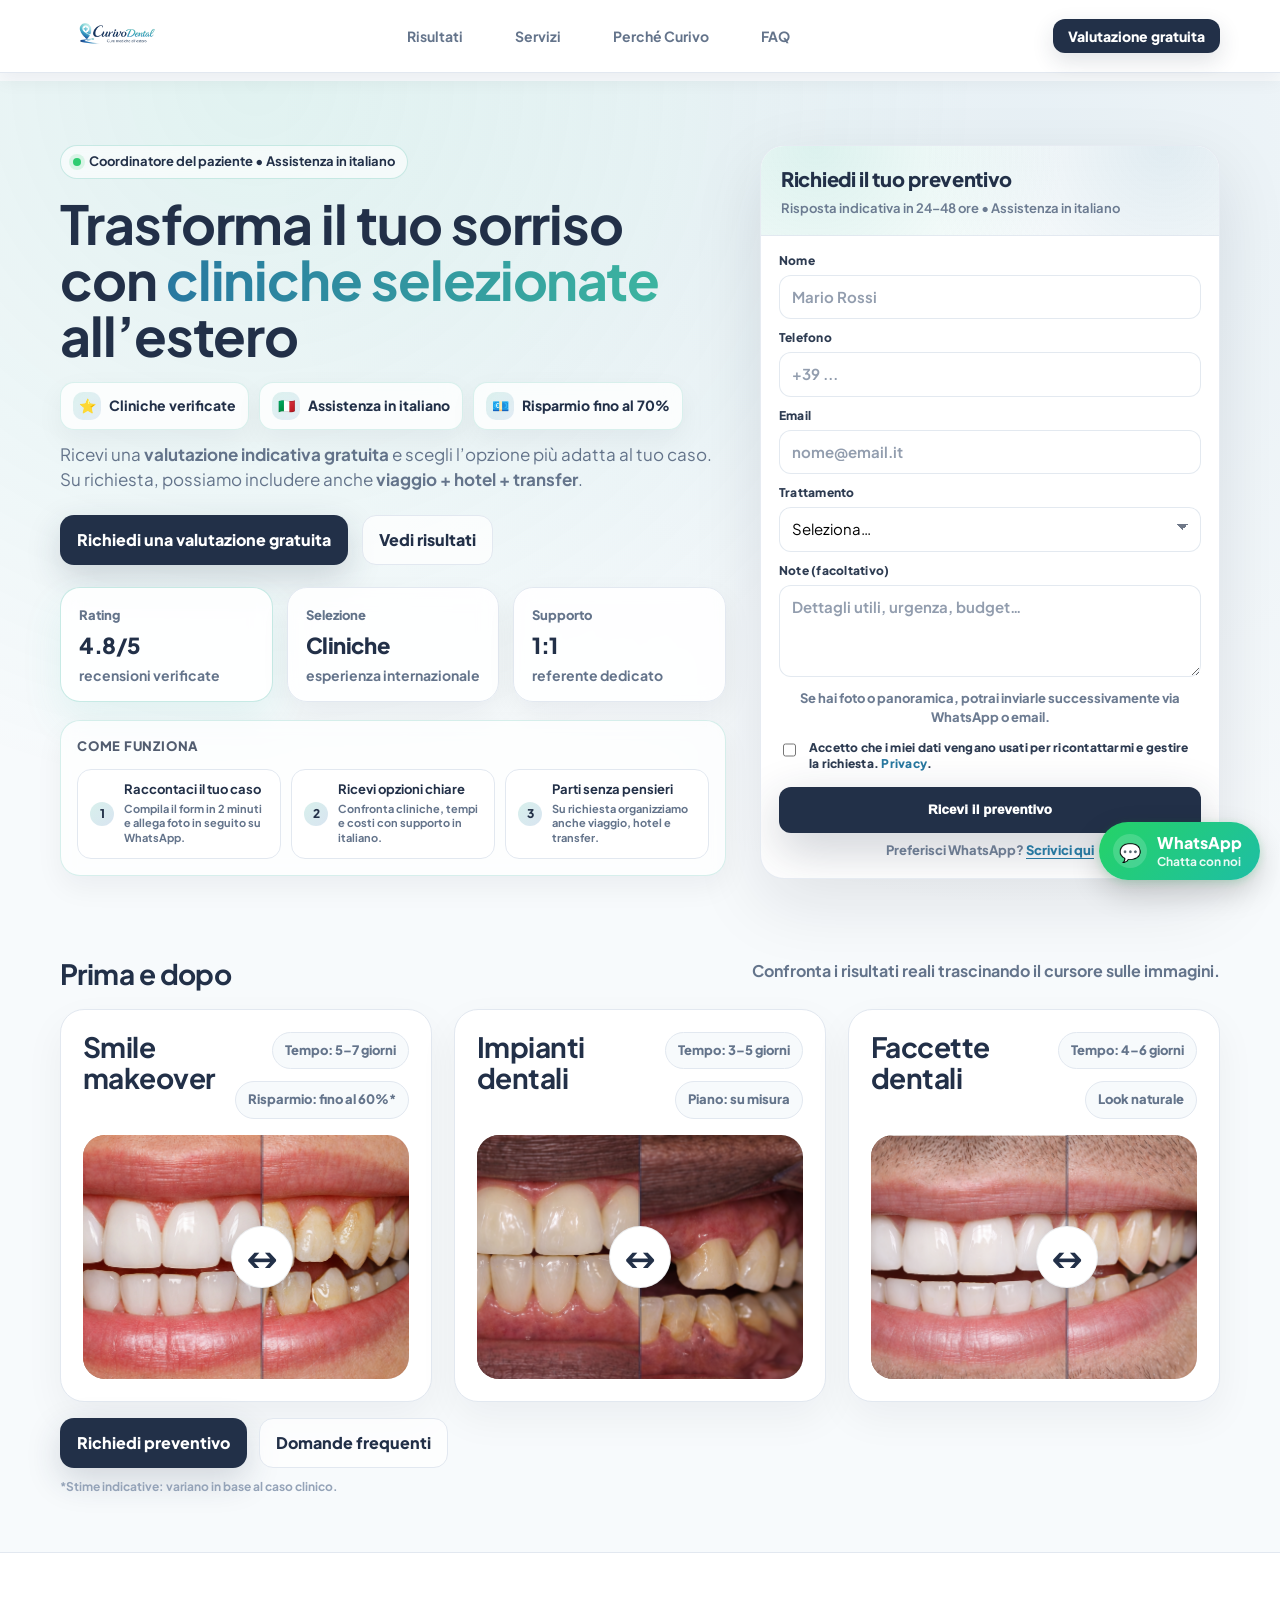
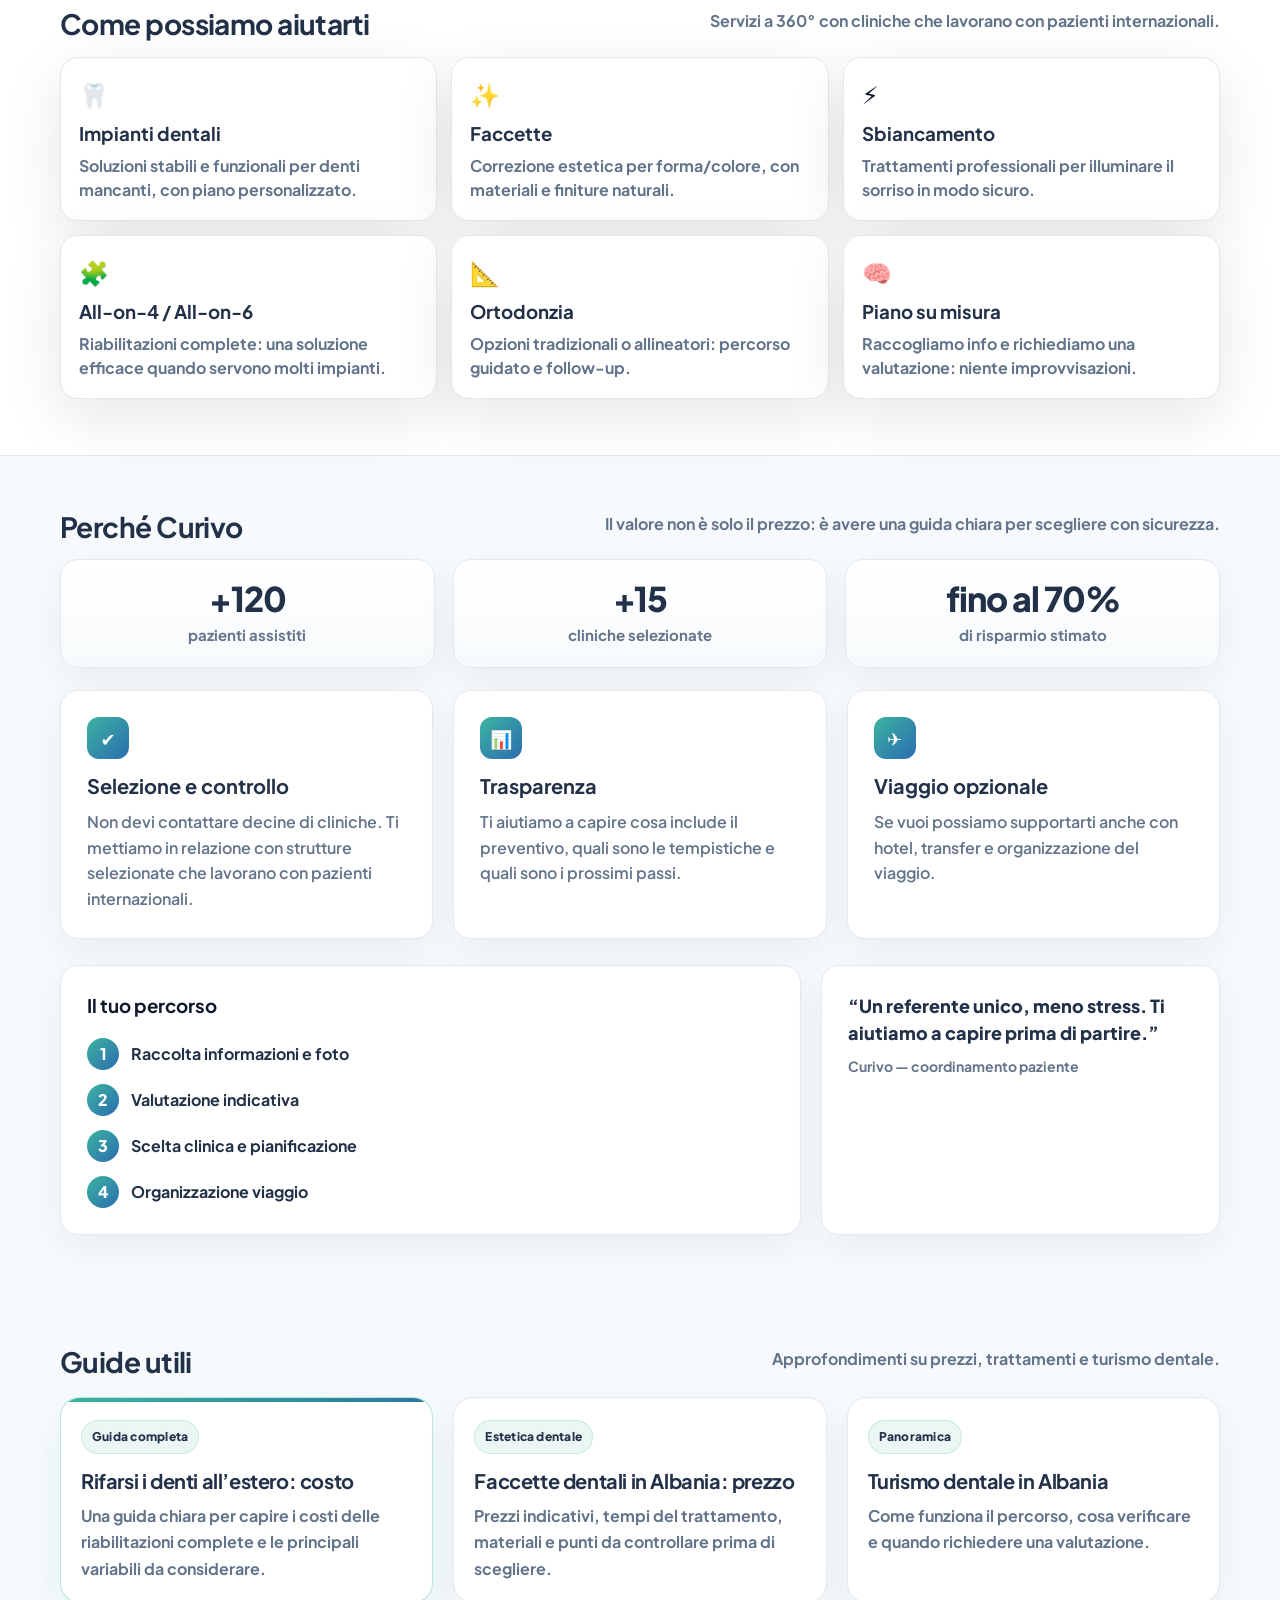
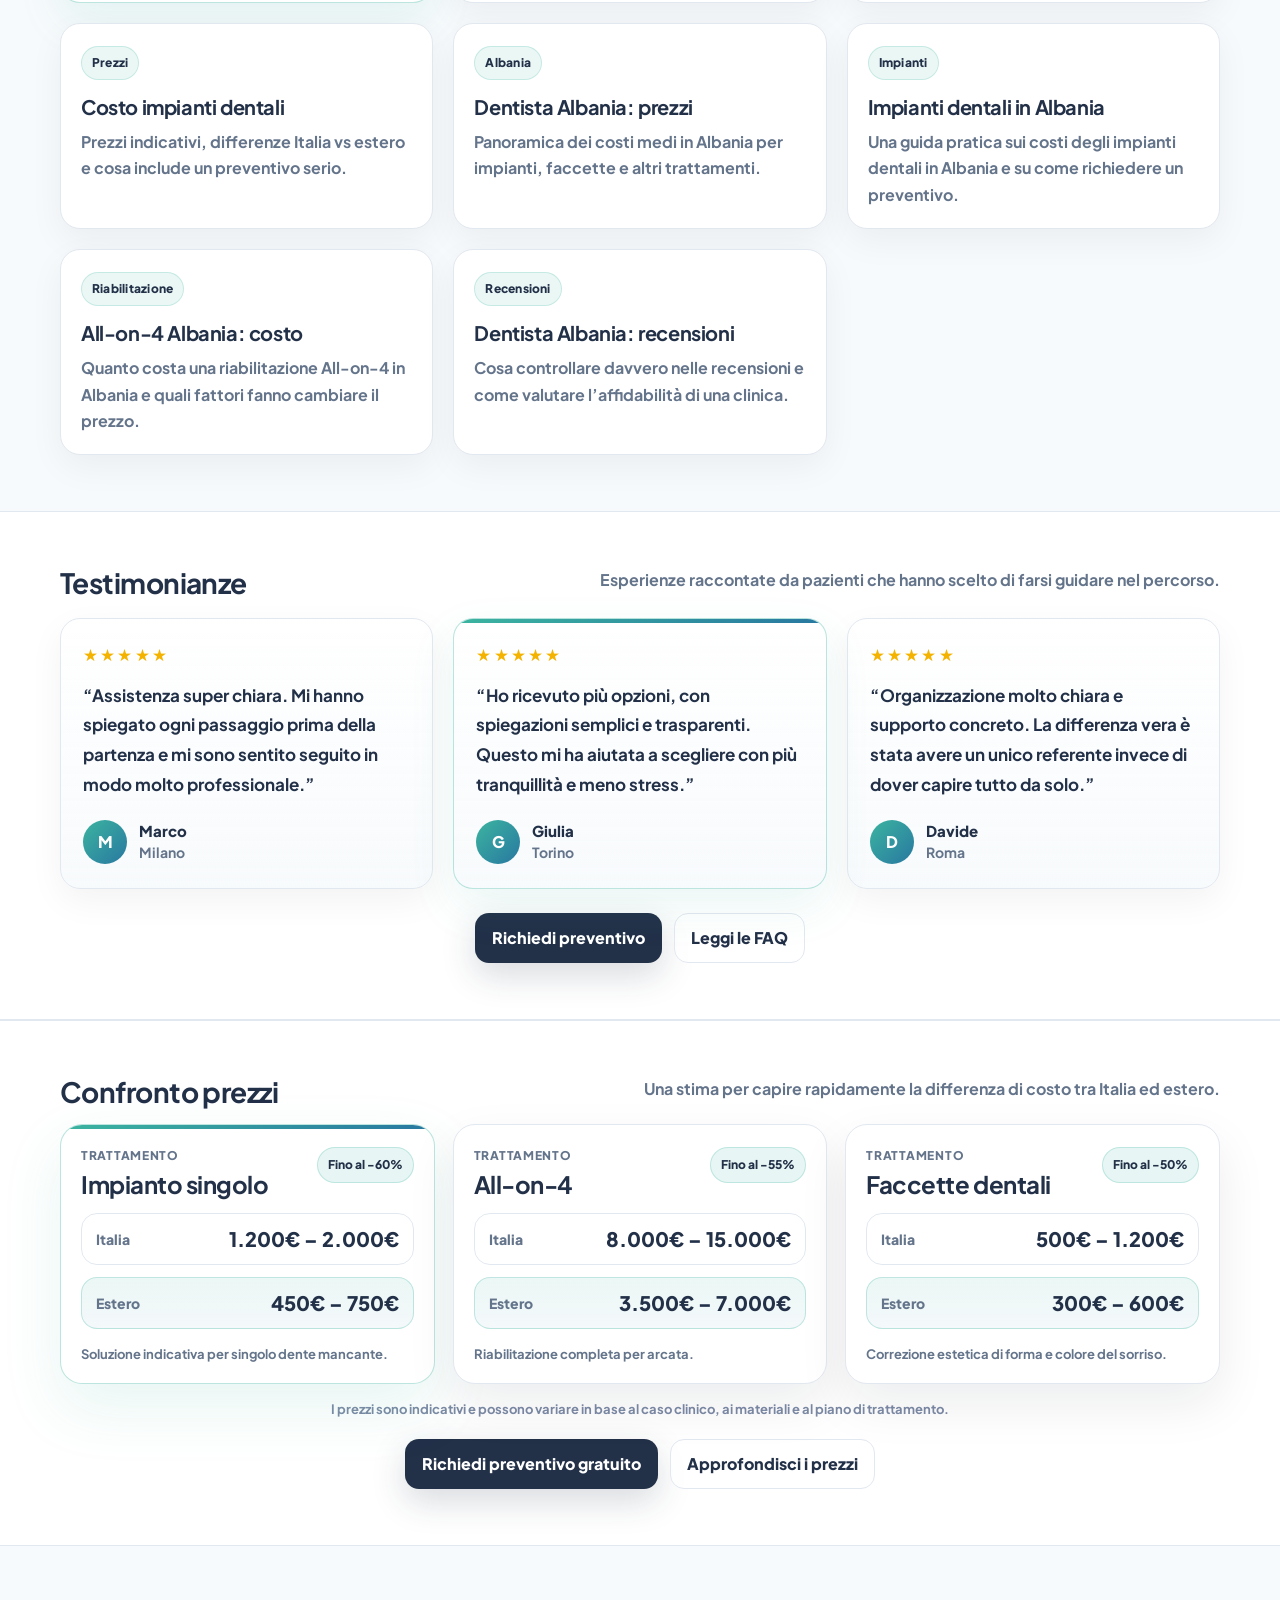
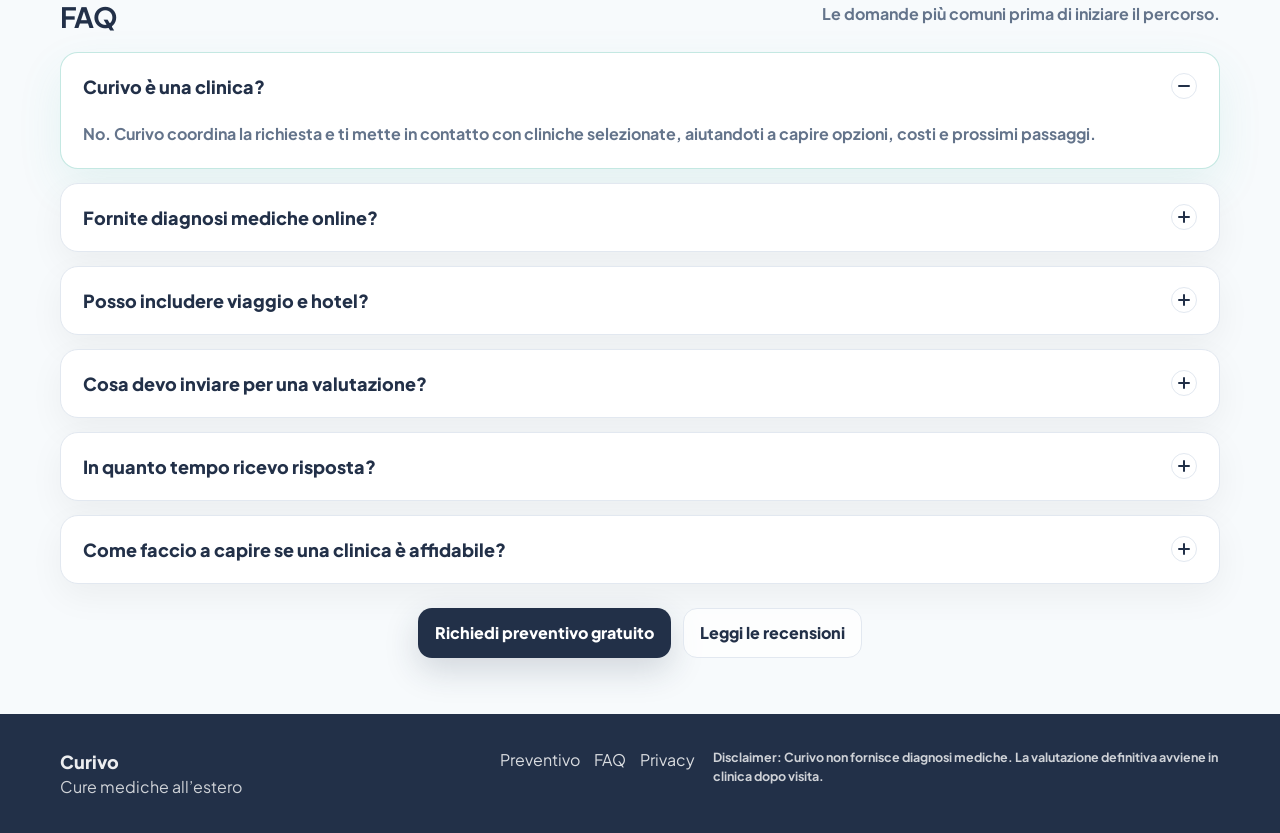
<file: index.html>
<!doctype html>
<html lang="it">
<head>
  <meta charset="utf-8" />
  <meta name="viewport" content="width=device-width, initial-scale=1" />

  <title>Cure dentali all’estero | Preventivo gratuito | Curivo</title>
  <meta name="description" content="Curivo ti guida nel percorso di cure dentali all’estero: preventivo indicativo, cliniche selezionate, assistenza in italiano e supporto viaggio su richiesta." />
  <meta name="robots" content="index, follow" />
  <link rel="canonical" href="https://curivo.pages.dev/" />

  <!-- Open Graph -->
  <meta property="og:title" content="Cure dentali all’estero | Preventivo gratuito | Curivo" />
  <meta property="og:description" content="Preventivo indicativo, cliniche selezionate, assistenza in italiano e supporto viaggio su richiesta." />
  <meta property="og:type" content="website" />
  <meta property="og:url" content="https://curivo.pages.dev/" />

  <!-- Favicons -->
  <link rel="icon" type="image/png" sizes="32x32" href="/favicon_32.png">
  <link rel="icon" type="image/png" sizes="16x16" href="/favicon_16.png">
  <link rel="apple-touch-icon" sizes="180x180" href="/favicon_180.png">

  <!-- Fonts -->
  <link rel="preconnect" href="https://fonts.googleapis.com">
  <link rel="preconnect" href="https://fonts.gstatic.com" crossorigin>
  <link href="https://fonts.googleapis.com/css2?family=Plus+Jakarta+Sans:wght@400;600;700;800&family=Inter:wght@400;500;600;700&display=swap" rel="stylesheet">

  <link rel="stylesheet" href="/assets/styles.css" />

  <!-- Structured Data -->
  <script type="application/ld+json">
  {
    "@context": "https://schema.org",
    "@type": "MedicalBusiness",
    "name": "Curivo",
    "url": "https://curivo.pages.dev/",
    "description": "Servizio informativo per preventivi di cure dentali all’estero con cliniche selezionate.",
    "areaServed": "IT",
    "availableLanguage": "Italian"
  }
  </script>

  <script type="application/ld+json">
  {
    "@context": "https://schema.org",
    "@type": "FAQPage",
    "mainEntity": [
      {
        "@type": "Question",
        "name": "Quanto si può risparmiare con le cure dentali all'estero?",
        "acceptedAnswer": {
          "@type": "Answer",
          "text": "Il risparmio varia in base al trattamento e al caso clinico. In media, molte persone trovano costi inferiori rispetto all'Italia, ma è importante confrontare preventivi completi e qualità clinica."
        }
      },
      {
        "@type": "Question",
        "name": "In quanto tempo arriva una valutazione indicativa?",
        "acceptedAnswer": {
          "@type": "Answer",
          "text": "Di norma la prima valutazione indicativa arriva in 24-48 ore lavorative, in base alla completezza delle informazioni inviate."
        }
      },
      {
        "@type": "Question",
        "name": "Curivo organizza anche viaggio e hotel?",
        "acceptedAnswer": {
          "@type": "Answer",
          "text": "Su richiesta Curivo può supportarti anche nell'organizzazione di viaggio, hotel e transfer, oltre al coordinamento del percorso clinico."
        }
      }
    ]
  }
  </script>
</head>

<body>
  <!-- Topbar -->
  <header class="topbar">
    <div class="topbar-inner container">
      <a href="/" class="brand" aria-label="Curivo Home">
        <img src="/curivo_logo_header.png" class="brand-logo" alt="Curivo — Cure dentali all’estero">
      </a>

      <nav class="nav" aria-label="Menu principale">
        <a href="#risultati">Risultati</a>
        <a href="#servizi">Servizi</a>
        <a href="#perche">Perché Curivo</a>
        <a href="#faq">FAQ</a>
      </nav>

      <div class="topbar-cta">
        <a href="#form" class="btn">Valutazione gratuita</a>
      </div>
    </div>
  </header>

  <main>
    <!-- Hero -->
    <section class="hero">
      <div class="container hero-grid">
        <div class="hero-left">
          <div class="pill">
            <span class="pill-dot"></span>
            Coordinatore del paziente • Assistenza in italiano
          </div>

          <h1>
            Trasforma il tuo sorriso con
            <span class="grad">cliniche selezionate</span> all’estero
          </h1>

          <div class="hero-feature-row">
  <div class="hero-feature-pill">
    <span class="hero-feature-icon">⭐</span>
    <span class="hero-feature-text">Cliniche verificate</span>
  </div>

  <div class="hero-feature-pill">
    <span class="hero-feature-icon">🇮🇹</span>
    <span class="hero-feature-text">Assistenza in italiano</span>
  </div>

  <div class="hero-feature-pill">
    <span class="hero-feature-icon">💶</span>
    <span class="hero-feature-text">Risparmio fino al 70%</span>
  </div>
</div>

          <p class="lead">
            Ricevi una <b>valutazione indicativa gratuita</b> e scegli l’opzione più adatta al tuo caso.
            Su richiesta, possiamo includere anche <b>viaggio + hotel + transfer</b>.
          </p>

          <div class="hero-actions">
            <a class="btn" href="#form">Richiedi una valutazione gratuita</a>
            <a class="btn ghost" href="#risultati">Vedi risultati</a>
          </div>

<div class="hero-metrics">
  <div class="hero-metric featured">
    <div class="hero-metric-label">Rating</div>
    <div class="hero-metric-value">4.8/5</div>
    <div class="hero-metric-sub">recensioni verificate</div>
  </div>

  <div class="hero-metric">
    <div class="hero-metric-label">Selezione</div>
    <div class="hero-metric-value">Cliniche</div>
    <div class="hero-metric-sub">esperienza internazionale</div>
  </div>

  <div class="hero-metric">
    <div class="hero-metric-label">Supporto</div>
    <div class="hero-metric-value">1:1</div>
    <div class="hero-metric-sub">referente dedicato</div>
  </div>
</div>

<div class="hero-steps" aria-label="Come funziona Curivo">
  <div class="hero-steps-head">Come funziona</div>
  <div class="hero-steps-grid">
    <article class="hero-step-card">
      <span class="hero-step-index">1</span>
      <div class="hero-step-content">
        <h3>Raccontaci il tuo caso</h3>
        <p>Compila il form in 2 minuti e allega foto in seguito su WhatsApp.</p>
      </div>
    </article>

    <article class="hero-step-card">
      <span class="hero-step-index">2</span>
      <div class="hero-step-content">
        <h3>Ricevi opzioni chiare</h3>
        <p>Confronta cliniche, tempi e costi con supporto in italiano.</p>
      </div>
    </article>

    <article class="hero-step-card">
      <span class="hero-step-index">3</span>
      <div class="hero-step-content">
        <h3>Parti senza pensieri</h3>
        <p>Su richiesta organizziamo anche viaggio, hotel e transfer.</p>
      </div>
    </article>
  </div>
</div>

        </div>

        <div class="hero-right">
          <div class="hero-card" id="form">
            <div class="hero-card-head">
              <div class="hero-card-title">Richiedi il tuo preventivo</div>
              <div class="hero-card-sub">Risposta indicativa in 24–48 ore • Assistenza in italiano</div>
            </div>

<form id="quoteForm" class="form" novalidate>
<label>
<span>Nome</span>
<input name="name" id="name" placeholder="Mario Rossi" required />
<div class="field-error" id="error-name"></div>
</label>

<label>
<span>Telefono</span>
<input name="phone" id="phone" placeholder="+39 ..." required />
<div class="field-error" id="error-phone"></div>
</label>

<label>
<span>Email</span>
<input name="email" id="email" type="email" placeholder="nome@email.it" required />
<div class="field-error" id="error-email"></div>
</label>

<label>
<span>Trattamento</span>
<select name="treatment" id="treatment" required>
<option value="" selected>Seleziona…</option>
<option>Impianti</option>
<option>Faccette</option>
<option>Sbiancamento</option>
<option>All-on-4 / All-on-6</option>
<option>Ortodonzia</option>
<option>Altro</option>
</select>
<div class="field-error" id="error-treatment"></div>
</label>

<label>
<span>Note (facoltativo)</span>
<textarea name="notes" id="notes" rows="3" placeholder="Dettagli utili, urgenza, budget…"></textarea>
</label>

<div class="mini" style="margin-top:-4px;">
Se hai foto o panoramica, potrai inviarle successivamente via WhatsApp o email.
</div>

<label class="consent" id="privacyConsent">
<input type="checkbox" id="privacyCheck" />
<span>
Accetto che i miei dati vengano usati per ricontattarmi e gestire la richiesta.
<a href="/privacy.html">Privacy</a>.
</span>
</label>

<div id="privacyError" class="privacy-error">
Devi accettare la privacy per inviare la richiesta.
</div>

<button class="btn full" type="submit">Ricevi il preventivo</button>

<div class="mini">
Preferisci WhatsApp?
<a href="https://wa.me/393389074428?text=Ciao%2C%20vorrei%20ricevere%20un%20preventivo%20per%20cure%20mediche%20all%E2%80%99estero" target="_blank" rel="noopener">
Scrivici qui
</a>
</div>

<div id="formMsg" class="form-msg" role="status" aria-live="polite"></div>
</form>

          </div>
        </div>
      </div>
    </section>

    <!-- Results -->

        <section class="section" id="risultati">
  <div class="container">
    <div class="section-head">
      <h2>Prima e dopo</h2>
      <p>Confronta i risultati reali trascinando il cursore sulle immagini.</p>
    </div>

    <div class="results-showcase">

      <article class="result-card">
        <div class="result-head">
          <h3>Smile makeover</h3>
          <div class="result-meta">
            <span>Tempo: 5–7 giorni</span>
            <span>Risparmio: fino al 60%*</span>
          </div>
        </div>

        <div class="ba" data-start="55">
          <img class="ba-img before" src="/assets/img/before1.png" alt="Prima del trattamento smile makeover">
          <div class="ba-after-wrap">
            <img class="ba-img after" src="/assets/img/after1.png" alt="Dopo il trattamento smile makeover">
          </div>
          <div class="ba-divider"></div>
          <div class="ba-handle" aria-hidden="true">↔</div>
          <input class="ba-range" type="range" min="0" max="100" value="55" aria-label="Confronta prima e dopo">
        </div>
      </article>

      <article class="result-card">
        <div class="result-head">
          <h3>Impianti dentali</h3>
          <div class="result-meta">
            <span>Tempo: 3–5 giorni</span>
            <span>Piano: su misura</span>
          </div>
        </div>

        <div class="ba" data-start="50">
          <img class="ba-img before" src="/assets/img/before2.png" alt="Prima del trattamento impianti dentali">
          <div class="ba-after-wrap">
            <img class="ba-img after" src="/assets/img/after2.png" alt="Dopo il trattamento impianti dentali">
          </div>
          <div class="ba-divider"></div>
          <div class="ba-handle" aria-hidden="true">↔</div>
          <input class="ba-range" type="range" min="0" max="100" value="50" aria-label="Confronta prima e dopo">
        </div>
      </article>

      <article class="result-card">
        <div class="result-head">
          <h3>Faccette dentali</h3>
          <div class="result-meta">
            <span>Tempo: 4–6 giorni</span>
            <span>Look naturale</span>
          </div>
        </div>

        <div class="ba" data-start="60">
          <img class="ba-img before" src="/assets/img/before3.png" alt="Prima del trattamento faccette dentali">
          <div class="ba-after-wrap">
            <img class="ba-img after" src="/assets/img/after3.png" alt="Dopo il trattamento faccette dentali">
          </div>
          <div class="ba-divider"></div>
          <div class="ba-handle" aria-hidden="true">↔</div>
          <input class="ba-range" type="range" min="0" max="100" value="60" aria-label="Confronta prima e dopo">
        </div>
      </article>

    </div>

    <div class="cta-row">
      <a class="btn" href="#form">Richiedi preventivo</a>
      <a class="btn ghost" href="#faq">Domande frequenti</a>
    </div>

    <div class="fineprint" style="margin-top:10px;">
      *Stime indicative: variano in base al caso clinico.
    </div>
  </div>
</section>

    <!-- Services -->
    <section class="section alt" id="servizi">
      <div class="container">
        <div class="section-head">
          <h2>Come possiamo aiutarti</h2>
          <p>Servizi a 360° con cliniche che lavorano con pazienti internazionali.</p>
        </div>

        <div class="service-grid">
          <article class="service">
            <div class="service-ico">🦷</div>
            <h3>Impianti dentali</h3>
            <p>Soluzioni stabili e funzionali per denti mancanti, con piano personalizzato.</p>
          </article>

          <article class="service">
            <div class="service-ico">✨</div>
            <h3>Faccette</h3>
            <p>Correzione estetica per forma/colore, con materiali e finiture naturali.</p>
          </article>

          <article class="service">
            <div class="service-ico">⚡</div>
            <h3>Sbiancamento</h3>
            <p>Trattamenti professionali per illuminare il sorriso in modo sicuro.</p>
          </article>

          <article class="service">
            <div class="service-ico">🧩</div>
            <h3>All-on-4 / All-on-6</h3>
            <p>Riabilitazioni complete: una soluzione efficace quando servono molti impianti.</p>
          </article>

          <article class="service">
            <div class="service-ico">📐</div>
            <h3>Ortodonzia</h3>
            <p>Opzioni tradizionali o allineatori: percorso guidato e follow-up.</p>
          </article>

          <article class="service">
            <div class="service-ico">🧠</div>
            <h3>Piano su misura</h3>
            <p>Raccogliamo info e richiediamo una valutazione: niente improvvisazioni.</p>
          </article>
        </div>
      </div>
    </section>

    <!-- Why -->
    <section class="section why-section" id="perche">
  <div class="container">

    <div class="section-head">
      <h2>Perché Curivo</h2>
      <p>Il valore non è solo il prezzo: è avere una guida chiara per scegliere con sicurezza.</p>
    </div>
    <div class="trust-metrics">
  <div class="trust-metric">
    <div class="trust-metric-value">+120</div>
    <div class="trust-metric-label">pazienti assistiti</div>
  </div>

  <div class="trust-metric">
    <div class="trust-metric-value">+15</div>
    <div class="trust-metric-label">cliniche selezionate</div>
  </div>

  <div class="trust-metric">
    <div class="trust-metric-value">fino al 70%</div>
    <div class="trust-metric-label">di risparmio stimato</div>
  </div>
</div>

    <div class="why-grid">

      <div class="why-card">
        <div class="why-icon">✔</div>
        <h3>Selezione e controllo</h3>
        <p>
          Non devi contattare decine di cliniche. Ti mettiamo in relazione
          con strutture selezionate che lavorano con pazienti internazionali.
        </p>
      </div>

      <div class="why-card">
        <div class="why-icon">📊</div>
        <h3>Trasparenza</h3>
        <p>
          Ti aiutiamo a capire cosa include il preventivo,
          quali sono le tempistiche e quali sono i prossimi passi.
        </p>
      </div>

      <div class="why-card">
        <div class="why-icon">✈️</div>
        <h3>Viaggio opzionale</h3>
        <p>
          Se vuoi possiamo supportarti anche con hotel,
          transfer e organizzazione del viaggio.
        </p>
      </div>

    </div>

    <div class="journey-block">

      <div class="journey-card">

        <h3>Il tuo percorso</h3>

        <div class="journey-steps">

          <div class="step">
            <div class="step-number">1</div>
            <div class="step-text">Raccolta informazioni e foto</div>
          </div>

          <div class="step">
            <div class="step-number">2</div>
            <div class="step-text">Valutazione indicativa</div>
          </div>

          <div class="step">
            <div class="step-number">3</div>
            <div class="step-text">Scelta clinica e pianificazione</div>
          </div>

          <div class="step">
            <div class="step-number">4</div>
            <div class="step-text">Organizzazione viaggio</div>
          </div>

        </div>

      </div>

      <div class="journey-quote">

        <p class="quote">
          “Un referente unico, meno stress. Ti aiutiamo a capire prima di partire.”
        </p>

        <div class="quote-author">
          Curivo — coordinamento paziente
        </div>

      </div>

    </div>

  </div>
</section>

    <!-- Guide utili -->
    <section class="section guides-section" id="guide-utili">
  <div class="container">

    <div class="section-head">
      <h2>Guide utili</h2>
      <p>Approfondimenti su prezzi, trattamenti e turismo dentale.</p>
    </div>

    <div class="guides-grid">

      <article class="guide-card featured">
        <a class="guide-card-link" href="/rifarsi-i-denti-all-estero-costo.html">
          <div class="guide-tag">Guida completa</div>
          <h3>Rifarsi i denti all’estero: costo</h3>
          <p>Una guida chiara per capire i costi delle riabilitazioni complete e le principali variabili da considerare.</p>
        </a>
      </article>

      <article class="guide-card">
        <a class="guide-card-link" href="/faccette-dentali-albania-prezzo.html">
          <div class="guide-tag">Estetica dentale</div>
          <h3>Faccette dentali in Albania: prezzo</h3>
          <p>Prezzi indicativi, tempi del trattamento, materiali e punti da controllare prima di scegliere.</p>
        </a>
      </article>

      <article class="guide-card">
        <a class="guide-card-link" href="/turismo-dentale-albania.html">
          <div class="guide-tag">Panoramica</div>
          <h3>Turismo dentale in Albania</h3>
          <p>Come funziona il percorso, cosa verificare e quando richiedere una valutazione.</p>
        </a>
      </article>

      <article class="guide-card">
        <a class="guide-card-link" href="/costo-impianti-dentali.html">
          <div class="guide-tag">Prezzi</div>
          <h3>Costo impianti dentali</h3>
          <p>Prezzi indicativi, differenze Italia vs estero e cosa include un preventivo serio.</p>
        </a>
      </article>

      <article class="guide-card">
        <a class="guide-card-link" href="/dentista-albania-prezzi.html">
          <div class="guide-tag">Albania</div>
          <h3>Dentista Albania: prezzi</h3>
          <p>Panoramica dei costi medi in Albania per impianti, faccette e altri trattamenti.</p>
        </a>
      </article>

      <article class="guide-card">
        <a class="guide-card-link" href="/impianti-dentali-albania-prezzi.html">
          <div class="guide-tag">Impianti</div>
          <h3>Impianti dentali in Albania</h3>
          <p>Una guida pratica sui costi degli impianti dentali in Albania e su come richiedere un preventivo.</p>
        </a>
      </article>

      <article class="guide-card">
        <a class="guide-card-link" href="/all-on-4-albania-costo.html">
          <div class="guide-tag">Riabilitazione</div>
          <h3>All-on-4 Albania: costo</h3>
          <p>Quanto costa una riabilitazione All-on-4 in Albania e quali fattori fanno cambiare il prezzo.</p>
        </a>
      </article>

      <article class="guide-card">
        <a class="guide-card-link" href="/dentista-albania-recensioni.html">
          <div class="guide-tag">Recensioni</div>
          <h3>Dentista Albania: recensioni</h3>
          <p>Cosa controllare davvero nelle recensioni e come valutare l’affidabilità di una clinica.</p>
        </a>
      </article>

    </div>

  </div>
</section>


    <!-- Testimonials -->

<section class="section alt testimonials-section" id="testimonianze">
  <div class="container">

    <div class="section-head">
      <h2>Testimonianze</h2>
      <p>Esperienze raccontate da pazienti che hanno scelto di farsi guidare nel percorso.</p>
    </div>

    <div class="testimonials-premium-grid">

      <article class="testimonial-premium-card">
        <div class="testimonial-stars">★★★★★</div>
        <p class="testimonial-text">
          “Assistenza super chiara. Mi hanno spiegato ogni passaggio prima della partenza
          e mi sono sentito seguito in modo molto professionale.”
        </p>
        <div class="testimonial-footer">
          <div class="testimonial-avatar">M</div>
          <div>
            <div class="testimonial-name">Marco</div>
            <div class="testimonial-city">Milano</div>
          </div>
        </div>
      </article>

      <article class="testimonial-premium-card featured">
        <div class="testimonial-stars">★★★★★</div>
        <p class="testimonial-text">
          “Ho ricevuto più opzioni, con spiegazioni semplici e trasparenti.
          Questo mi ha aiutata a scegliere con più tranquillità e meno stress.”
        </p>
        <div class="testimonial-footer">
          <div class="testimonial-avatar">G</div>
          <div>
            <div class="testimonial-name">Giulia</div>
            <div class="testimonial-city">Torino</div>
          </div>
        </div>
      </article>

      <article class="testimonial-premium-card">
        <div class="testimonial-stars">★★★★★</div>
        <p class="testimonial-text">
          “Organizzazione molto chiara e supporto concreto. La differenza vera è stata
          avere un unico referente invece di dover capire tutto da solo.”
        </p>
        <div class="testimonial-footer">
          <div class="testimonial-avatar">D</div>
          <div>
            <div class="testimonial-name">Davide</div>
            <div class="testimonial-city">Roma</div>
          </div>
        </div>
      </article>

    </div>

    <div class="cta-row testimonials-cta">
      <a class="btn" href="#form">Richiedi preventivo</a>
      <a class="btn ghost" href="#faq">Leggi le FAQ</a>
    </div>

  </div>
</section>
    <!-- Confronto prezzi -->
    <section class="section alt" id="confronto-prezzi">
  <div class="container">
    <div class="section-head">
      <h2>Confronto prezzi</h2>
      <p>Una stima per capire rapidamente la differenza di costo tra Italia ed estero.</p>
    </div>

    <div class="price-compare-premium">

      <article class="price-premium-card featured">
        <div class="price-premium-top">
          <div>
            <div class="price-premium-kicker">Trattamento</div>
            <h3>Impianto singolo</h3>
          </div>
          <span class="price-saving">Fino al -60%</span>
        </div>

        <div class="price-premium-body">
          <div class="price-line">
            <span class="price-label">Italia</span>
            <strong class="price-value">1.200€ – 2.000€</strong>
          </div>
          <div class="price-line highlight">
            <span class="price-label">Estero</span>
            <strong class="price-value">450€ – 750€</strong>
          </div>
        </div>

        <div class="price-premium-footer">
          Soluzione indicativa per singolo dente mancante.
        </div>
      </article>

      <article class="price-premium-card">
        <div class="price-premium-top">
          <div>
            <div class="price-premium-kicker">Trattamento</div>
            <h3>All-on-4</h3>
          </div>
          <span class="price-saving">Fino al -55%</span>
        </div>

        <div class="price-premium-body">
          <div class="price-line">
            <span class="price-label">Italia</span>
            <strong class="price-value">8.000€ – 15.000€</strong>
          </div>
          <div class="price-line highlight">
            <span class="price-label">Estero</span>
            <strong class="price-value">3.500€ – 7.000€</strong>
          </div>
        </div>

        <div class="price-premium-footer">
          Riabilitazione completa per arcata.
        </div>
      </article>

      <article class="price-premium-card">
        <div class="price-premium-top">
          <div>
            <div class="price-premium-kicker">Trattamento</div>
            <h3>Faccette dentali</h3>
          </div>
          <span class="price-saving">Fino al -50%</span>
        </div>

        <div class="price-premium-body">
          <div class="price-line">
            <span class="price-label">Italia</span>
            <strong class="price-value">500€ – 1.200€</strong>
          </div>
          <div class="price-line highlight">
            <span class="price-label">Estero</span>
            <strong class="price-value">300€ – 600€</strong>
          </div>
        </div>

        <div class="price-premium-footer">
          Correzione estetica di forma e colore del sorriso.
        </div>
      </article>

    </div>

    <div class="price-note">
      I prezzi sono indicativi e possono variare in base al caso clinico, ai materiali e al piano di trattamento.
    </div>

    <div class="cta-row price-cta">
      <a class="btn" href="#form">Richiedi preventivo gratuito</a>
      <a class="btn ghost" href="/dentista-albania-prezzi.html">Approfondisci i prezzi</a>
    </div>
  </div>
</section>

    <!-- FAQ -->
    <section class="section faq-section" id="faq">
  <div class="container">

    <div class="section-head">
      <h2>FAQ</h2>
      <p>Le domande più comuni prima di iniziare il percorso.</p>
    </div>

    <div class="faq-premium">

      <details class="faq-item" open>
        <summary>
          <span>Curivo è una clinica?</span>
          <span class="faq-icon"></span>
        </summary>
        <div class="faq-answer">
          No. Curivo coordina la richiesta e ti mette in contatto con cliniche selezionate, aiutandoti a capire opzioni, costi e prossimi passaggi.
        </div>
      </details>

      <details class="faq-item">
        <summary>
          <span>Fornite diagnosi mediche online?</span>
          <span class="faq-icon"></span>
        </summary>
        <div class="faq-answer">
          No. Il preventivo è indicativo; la valutazione definitiva avviene sempre in clinica dopo visita e analisi del caso.
        </div>
      </details>

      <details class="faq-item">
        <summary>
          <span>Posso includere viaggio e hotel?</span>
          <span class="faq-icon"></span>
        </summary>
        <div class="faq-answer">
          Sì, su richiesta e in base alle condizioni disponibili. In alcuni casi si possono valutare soluzioni con supporto logistico, hotel e transfer.
        </div>
      </details>

      <details class="faq-item">
        <summary>
          <span>Cosa devo inviare per una valutazione?</span>
          <span class="faq-icon"></span>
        </summary>
        <div class="faq-answer">
          Contatti + dettagli del caso. Se hai foto, panoramica o altri referti, possono aiutare a ricevere una stima più accurata.
        </div>
      </details>

      <details class="faq-item">
        <summary>
          <span>In quanto tempo ricevo risposta?</span>
          <span class="faq-icon"></span>
        </summary>
        <div class="faq-answer">
          Di solito entro 24–48 ore, a seconda della completezza delle informazioni inviate.
        </div>
      </details>

      <details class="faq-item">
        <summary>
          <span>Come faccio a capire se una clinica è affidabile?</span>
          <span class="faq-icon"></span>
        </summary>
        <div class="faq-answer">
          È importante valutare recensioni, chiarezza del preventivo, materiali utilizzati, esperienza con pazienti internazionali e qualità della comunicazione.
        </div>
      </details>

    </div>

    <div class="cta-row faq-cta">
      <a class="btn" href="#form">Richiedi preventivo gratuito</a>
      <a class="btn ghost" href="/dentista-albania-recensioni.html">Leggi le recensioni</a>
    </div>

  </div>
</section>

    <!-- Footer -->
    <footer class="footer">
      <div class="container footer-grid">
        <div>
          <div class="footer-brand">Curivo</div>
          <div class="footer-sub">Cure mediche all’estero</div>
        </div>

        <div class="footer-links">
          <a href="#form">Preventivo</a>
          <a href="#faq">FAQ</a>
          <a href="/privacy.html">Privacy</a>
        </div>

        <div class="footer-note">
          <b>Disclaimer:</b> Curivo non fornisce diagnosi mediche. La valutazione definitiva avviene in clinica dopo visita.
        </div>
      </div>
    </footer>

</main>

  <!-- Floating WhatsApp -->
  <a class="wa-float"
   href="https://wa.me/393389074428?text=Ciao%2C%20vorrei%20ricevere%20un%20preventivo%20per%20cure%20mediche%20all%E2%80%99estero"
   target="_blank"
   rel="noopener"
   aria-label="Chatta con noi su WhatsApp">
  <span class="wa-icon">💬</span>
  <span class="wa-text">
    <span class="wa-label">WhatsApp</span>
    <span class="wa-sub">Chatta con noi</span>
  </span>
</a>

  <!-- Popup -->
  <div id="popup" class="popup">
    <div class="popup-content">
      <h3>Preventivo gratuito</h3>
      <p>Scopri quanto puoi risparmiare sulle cure dentali.</p>
      <a href="#form" class="popup-btn">Ricevi il preventivo gratuito</a>
      <span id="closePopup">✕</span>
    </div>
  </div>

  <script src="/assets/app.js"></script>
</body>
</html>
</file>
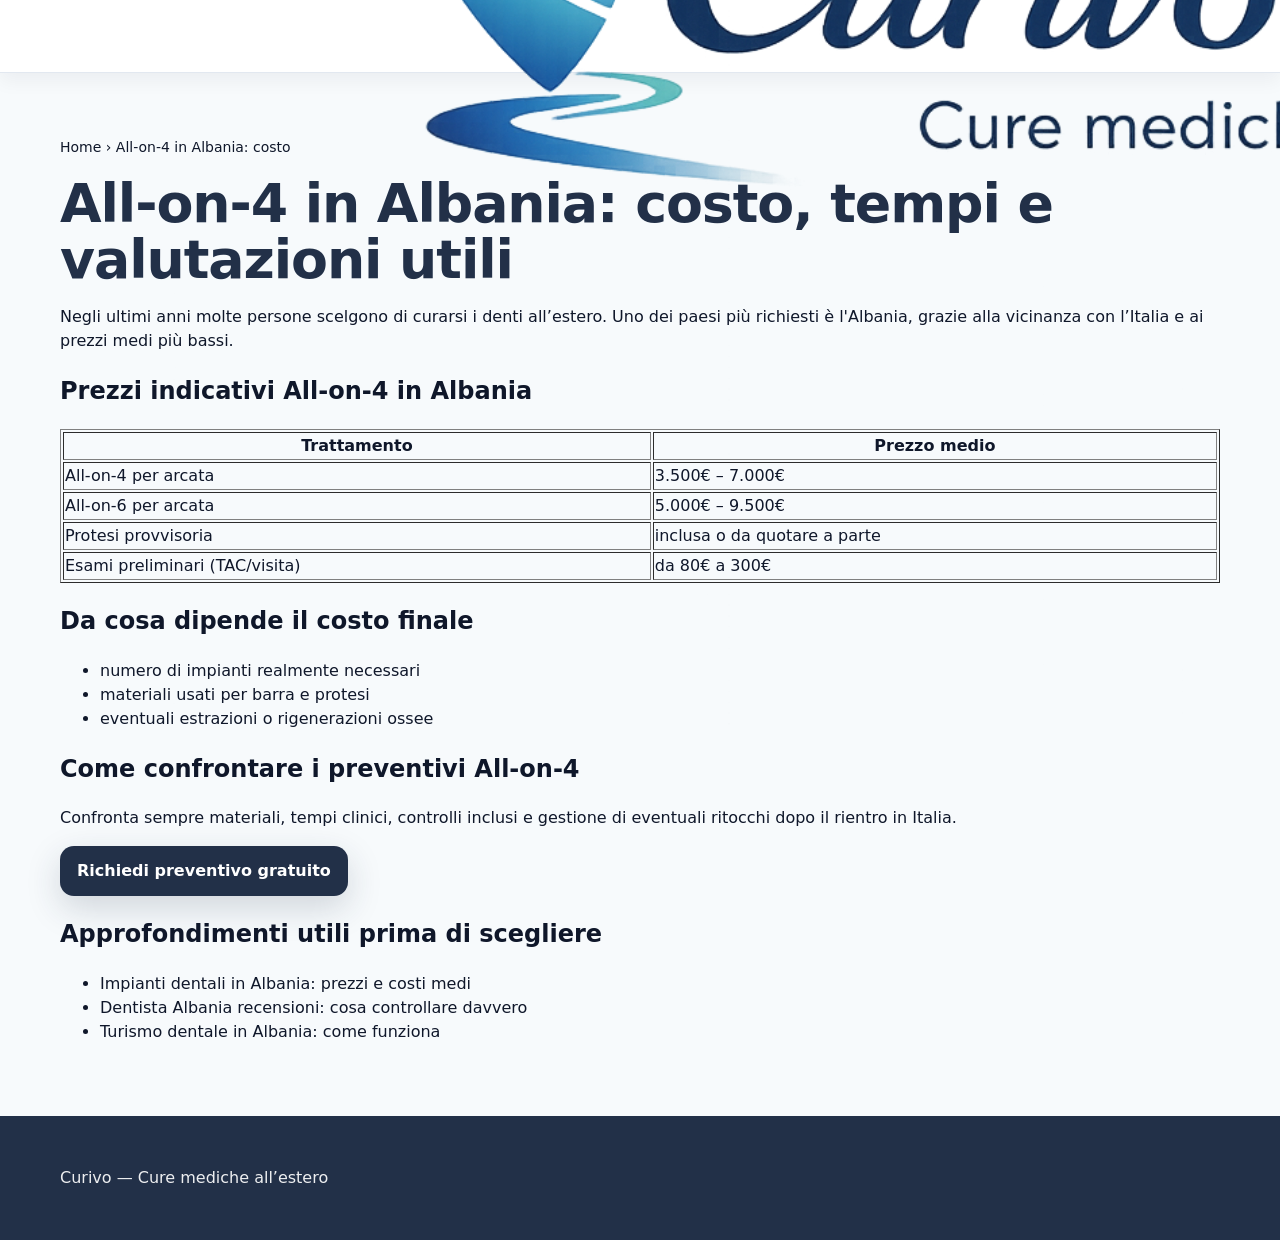
<file: all-on-4-albania-costo.html>
<!doctype html>
<html lang="it">

<head>

<meta charset="utf-8">
<meta name="viewport" content="width=device-width, initial-scale=1">

<title>All-on-4 in Albania: costo, tempi e cosa include | Curivo</title>

<meta name="description"
content="Quanto costa un All-on-4 in Albania? Range di prezzo indicativi, cosa include il trattamento e come confrontare i preventivi in modo corretto." />
<meta name="robots" content="index, follow" />
<link rel="canonical" href="https://curivo.org/all-on-4-albania-costo.html" />
<meta property="og:title" content="All-on-4 in Albania: costo, tempi e cosa include | Curivo" />
<meta property="og:description" content="Guida ai costi dell'All-on-4 in Albania con fattori che influenzano il prezzo finale." />
<meta property="og:type" content="article" />
<meta property="og:url" content="https://curivo.pages.dev/all-on-4-albania-costo.html" />
<meta property="og:image" content="https://curivo.pages.dev/curivo_logo_header.png" />
<meta name="twitter:card" content="summary" />
<meta name="twitter:title" content="All-on-4 in Albania: costo, tempi e cosa include | Curivo" />
<meta name="twitter:description" content="Guida ai costi dell'All-on-4 in Albania con fattori che influenzano il prezzo finale." />
<meta name="twitter:image" content="https://curivo.pages.dev/curivo_logo_header.png" />

<script type="application/ld+json">
{
  "@context": "https://schema.org",
  "@type": "Article",
  "headline": "All-on-4 in Albania: costo, tempi e valutazioni utili",
  "description": "Range di prezzo indicativi per l'All-on-4 in Albania, variabili di costo e consigli per confrontare preventivi in modo corretto.",
  "author": {
    "@type": "Organization",
    "name": "Curivo"
  },
  "publisher": {
    "@type": "Organization",
    "name": "Curivo",
    "logo": {
      "@type": "ImageObject",
      "url": "https://curivo.pages.dev/curivo_logo_header.png"
    }
  },
  "mainEntityOfPage": "https://curivo.pages.dev/all-on-4-albania-costo.html",
  "inLanguage": "it-IT"
}
</script>

<link rel="stylesheet" href="/assets/styles.css">

</head>

<body>

<header class="topbar">
<div class="container topbar-inner">

<a href="/">
<img class="brand-logo"
src="/curivo_logo_header.png"
alt="Curivo">
</a>

</div>
</header>

<section class="section">

<div class="container">

<nav aria-label="breadcrumb" style="margin-bottom:18px;font-size:14px">
<a href="/">Home</a> ›
<span>All-on-4 in Albania: costo</span>
</nav>

<h1>All-on-4 in Albania: costo, tempi e valutazioni utili</h1>

<p>
Negli ultimi anni molte persone scelgono di curarsi i denti all’estero.
Uno dei paesi più richiesti è l'Albania, grazie alla vicinanza con l’Italia e ai prezzi medi più bassi.
</p>

<h2>Prezzi indicativi All-on-4 in Albania</h2>

<table border="1" style="width:100%;margin-top:20px">

<tr>
<th>Trattamento</th>
<th>Prezzo medio</th>
</tr>

<tr>
<td>All-on-4 per arcata</td>
<td>3.500€ – 7.000€</td>
</tr>

<tr>
<td>All-on-6 per arcata</td>
<td>5.000€ – 9.500€</td>
</tr>

<tr>
<td>Protesi provvisoria</td>
<td>inclusa o da quotare a parte</td>
</tr>

<tr>
<td>Esami preliminari (TAC/visita)</td>
<td>da 80€ a 300€</td>
</tr>

</table>

<h2>Da cosa dipende il costo finale</h2>

<ul>

<li>numero di impianti realmente necessari</li>
<li>materiali usati per barra e protesi</li>
<li>eventuali estrazioni o rigenerazioni ossee</li>

</ul>

<h2>Come confrontare i preventivi All-on-4</h2>

<p>

Confronta sempre materiali, tempi clinici, controlli inclusi e gestione di eventuali ritocchi dopo il rientro in Italia.

</p>

<a class="btn"
href="/#form">
Richiedi preventivo gratuito
</a>

<h2>Approfondimenti utili prima di scegliere</h2>

<ul>
<li><a href="/impianti-dentali-albania-prezzi.html">Impianti dentali in Albania: prezzi e costi medi</a></li>
<li><a href="/dentista-albania-recensioni.html">Dentista Albania recensioni: cosa controllare davvero</a></li>
<li><a href="/turismo-dentale-albania.html">Turismo dentale in Albania: come funziona</a></li>
</ul>

</div>

</section>

<footer class="footer">

<div class="container">

<p>Curivo — Cure mediche all’estero</p>

</div>

</footer>

</body>
</html>
</file>
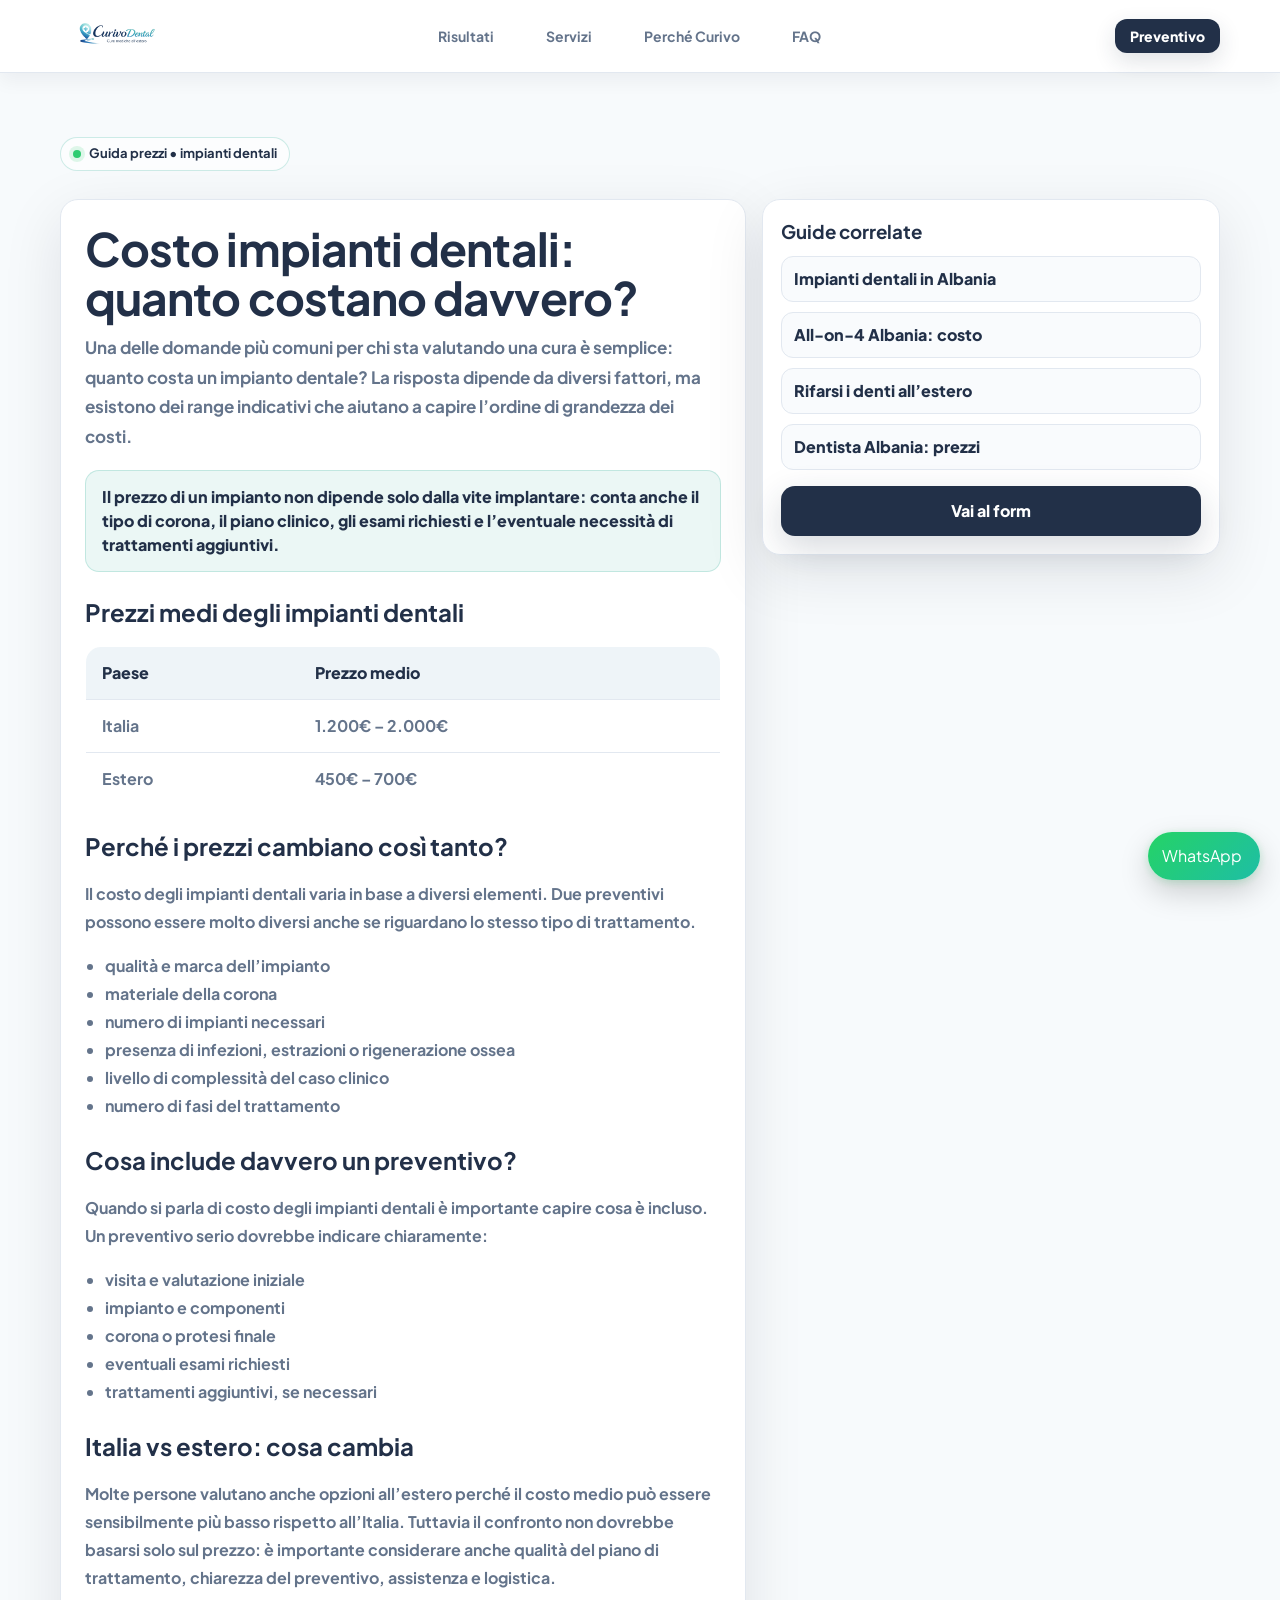
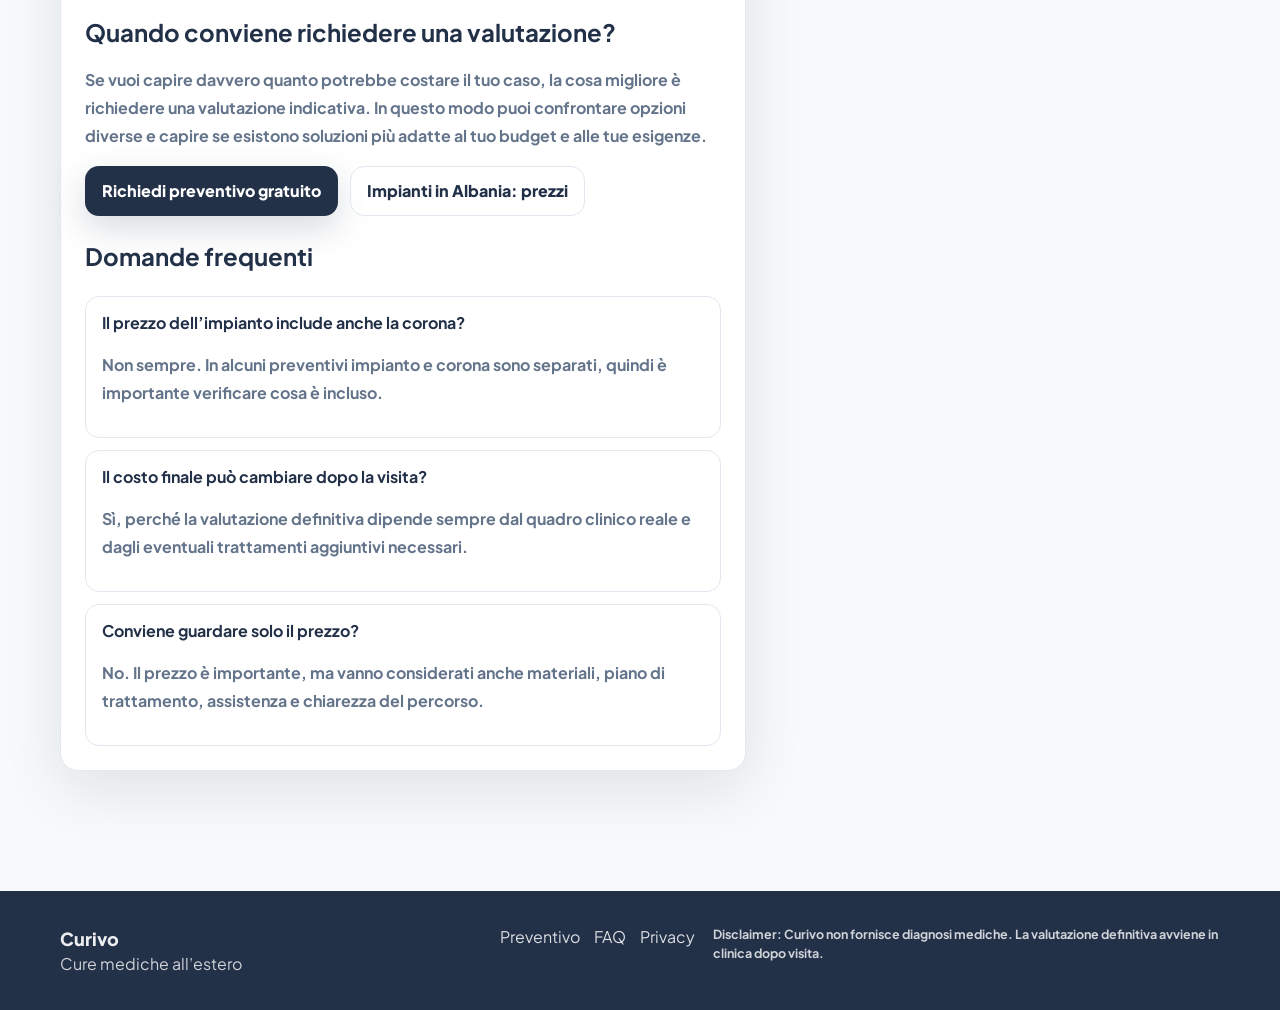
<file: costo-impianti-dentali.html>
<!doctype html>
<html lang="it">
<head>
  <meta charset="utf-8" />
  <meta name="viewport" content="width=device-width, initial-scale=1" />

  <title>Costo impianti dentali: quanto costano davvero? | Curivo</title>
  <meta name="description" content="Quanto costano gli impianti dentali? Scopri prezzi medi in Italia e all’estero, cosa influenza il costo e come richiedere un preventivo gratuito con Curivo." />
  <meta name="robots" content="index, follow" />
  <link rel="canonical" href="https://curivo.pages.dev/costo-impianti-dentali.html" />

  <meta property="og:title" content="Costo impianti dentali: quanto costano davvero? | Curivo" />
  <meta property="og:description" content="Prezzi medi degli impianti dentali, differenze tra Italia ed estero e cosa controllare in un preventivo." />
  <meta property="og:type" content="article" />
  <meta property="og:url" content="https://curivo.org/costo-impianti-dentali.html" />

  <link rel="icon" href="/favicon.ico">
  <link rel="icon" type="image/png" sizes="32x32" href="/favicon_32.png">
  <link rel="icon" type="image/png" sizes="16x16" href="/favicon_16.png">
  <link rel="apple-touch-icon" sizes="180x180" href="/favicon_180.png">

  <link rel="preconnect" href="https://fonts.googleapis.com">
  <link rel="preconnect" href="https://fonts.gstatic.com" crossorigin>
  <link href="https://fonts.googleapis.com/css2?family=Plus+Jakarta+Sans:wght@400;600;700;800&family=Inter:wght@400;500;600;700&display=swap" rel="stylesheet">

  <link rel="stylesheet" href="/assets/styles.css" />

  <style>
    .article-wrap{
      padding: 28px 0 64px;
    }

    .article-grid{
      display:grid;
      grid-template-columns: 1.2fr .8fr;
      gap:16px;
      align-items:start;
    }

    .article-card{
      background:#fff;
      border:1px solid var(--border);
      border-radius:var(--radius);
      box-shadow:var(--shadow);
      padding:24px;
    }

    .article-card h1{
      margin:0 0 10px;
      color:var(--navy);
      font-size:clamp(30px, 3.6vw, 46px);
      letter-spacing:-.02em;
      line-height:1.08;
    }

    .article-card h2{
      margin:22px 0 10px;
      color:var(--navy);
      font-size:24px;
    }

    .article-card p,
    .article-card li{
      color:var(--muted);
      font-weight:700;
      line-height:1.75;
    }

    .article-card ul{
      padding-left:20px;
    }

    .table-wrap{
      overflow-x:auto;
      margin:16px 0;
    }

    .price-table{
      width:100%;
      border-collapse:collapse;
      min-width:520px;
      background:#fff;
      border:1px solid var(--border);
      border-radius:16px;
      overflow:hidden;
    }

    .price-table th,
    .price-table td{
      padding:14px 16px;
      text-align:left;
      border-bottom:1px solid var(--border);
    }

    .price-table th{
      background:rgba(40,120,160,0.08);
      color:var(--navy);
      font-weight:900;
    }

    .price-table td{
      color:var(--muted);
      font-weight:700;
    }

    .info-box{
      background:rgba(60,180,160,.10);
      border:1px solid rgba(60,180,160,.24);
      border-radius:14px;
      padding:14px 16px;
      color:var(--navy);
      font-weight:800;
      margin:18px 0;
    }

    .side-card{
      position:sticky;
      top:86px;
      background:#fff;
      border:1px solid var(--border);
      border-radius:var(--radius);
      box-shadow:var(--shadow);
      padding:18px;
    }

    .side-card h3{
      margin:0 0 10px;
      color:var(--navy);
    }

    .side-links{
      display:grid;
      gap:10px;
      margin-top:10px;
    }

    .side-links a{
      display:block;
      padding:10px 12px;
      border:1px solid var(--border);
      border-radius:12px;
      background:rgba(247,250,252,.7);
      color:var(--navy);
      font-weight:800;
    }

    .faq-mini{
      margin-top:22px;
      display:grid;
      gap:12px;
    }

    .faq-box{
      border:1px solid var(--border);
      border-radius:14px;
      padding:14px 16px;
      background:#fff;
    }

    .faq-box strong{
      color:var(--navy);
      display:block;
      margin-bottom:6px;
    }

    @media (max-width:980px){
      .article-grid{
        grid-template-columns:1fr;
      }

      .side-card{
        position:static;
      }
    }
  </style>

  <script type="application/ld+json">
  {
    "@context":"https://schema.org",
    "@type":"FAQPage",
    "mainEntity":[
      {
        "@type":"Question",
        "name":"Quanto costa un impianto dentale in Italia?",
        "acceptedAnswer":{
          "@type":"Answer",
          "text":"In Italia un impianto dentale può costare mediamente tra 1.200€ e 2.000€, a seconda del caso, dei materiali e del piano di trattamento."
        }
      },
      {
        "@type":"Question",
        "name":"Quanto costa un impianto dentale all’estero?",
        "acceptedAnswer":{
          "@type":"Answer",
          "text":"All’estero, in molti casi, il prezzo medio può essere più basso rispetto all’Italia, spesso tra 450€ e 750€ per un impianto singolo, in base alla clinica e al trattamento."
        }
      },
      {
        "@type":"Question",
        "name":"Cosa influenza il costo degli impianti dentali?",
        "acceptedAnswer":{
          "@type":"Answer",
          "text":"Il costo dipende da più fattori: materiali, numero di impianti, eventuali estrazioni, rigenerazione ossea, tipo di protesi e complessità del caso."
        }
      }
    ]
  }
  </script>
</head>

<body>
  <header class="topbar">
    <div class="topbar-inner container">
      <a href="/" class="brand" aria-label="Curivo Home">
        <img src="/curivo_logo_header.png" class="brand-logo" alt="Curivo — Cure dentali all’estero">
      </a>

      <nav class="nav" aria-label="Menu principale">
        <a href="/#risultati">Risultati</a>
        <a href="/#servizi">Servizi</a>
        <a href="/#perche">Perché Curivo</a>
        <a href="/#faq">FAQ</a>
      </nav>

      <div class="topbar-cta">
        <a href="/#form" class="btn">Preventivo</a>
      </div>
    </div>
  </header>

  <main>
    <section class="section">
      <div class="container">
        <div class="pill">
          <span class="pill-dot"></span>
          Guida prezzi • impianti dentali
        </div>
      </div>

      <div class="container article-wrap">
        <div class="article-grid">
          <article class="article-card">
            <h1>Costo impianti dentali: quanto costano davvero?</h1>

            <p class="lead" style="margin-top:10px;">
              Una delle domande più comuni per chi sta valutando una cura è semplice: <b>quanto costa un impianto dentale?</b>
              La risposta dipende da diversi fattori, ma esistono dei range indicativi che aiutano a capire l’ordine di grandezza dei costi.
            </p>

            <div class="info-box">
              Il prezzo di un impianto non dipende solo dalla vite implantare: conta anche il tipo di corona, il piano clinico, gli esami richiesti e l’eventuale necessità di trattamenti aggiuntivi.
            </div>

            <h2>Prezzi medi degli impianti dentali</h2>

            <div class="table-wrap">
              <table class="price-table" aria-label="Prezzi medi impianti dentali">
                <thead>
                  <tr>
                    <th>Paese</th>
                    <th>Prezzo medio</th>
                  </tr>
                </thead>
                <tbody>
                  <tr>
                    <td>Italia</td>
                    <td>1.200€ – 2.000€</td>
                  </tr>
                  <tr>
                    <td>Estero</td>
                    <td>450€ – 700€</td>
                  </tr>
                </tbody>
              </table>
            </div>

            <h2>Perché i prezzi cambiano così tanto?</h2>
            <p>
              Il costo degli impianti dentali varia in base a diversi elementi. Due preventivi possono essere molto diversi anche se riguardano lo stesso tipo di trattamento.
            </p>

            <ul>
              <li>qualità e marca dell’impianto</li>
              <li>materiale della corona</li>
              <li>numero di impianti necessari</li>
              <li>presenza di infezioni, estrazioni o rigenerazione ossea</li>
              <li>livello di complessità del caso clinico</li>
              <li>numero di fasi del trattamento</li>
            </ul>

            <h2>Cosa include davvero un preventivo?</h2>
            <p>
              Quando si parla di costo degli impianti dentali è importante capire <b>cosa è incluso</b>. Un preventivo serio dovrebbe indicare chiaramente:
            </p>

            <ul>
              <li>visita e valutazione iniziale</li>
              <li>impianto e componenti</li>
              <li>corona o protesi finale</li>
              <li>eventuali esami richiesti</li>
              <li>trattamenti aggiuntivi, se necessari</li>
            </ul>

            <h2>Italia vs estero: cosa cambia</h2>
            <p>
              Molte persone valutano anche opzioni all’estero perché il costo medio può essere sensibilmente più basso rispetto all’Italia.
              Tuttavia il confronto non dovrebbe basarsi solo sul prezzo: è importante considerare anche qualità del piano di trattamento, chiarezza del preventivo, assistenza e logistica.
            </p>

            <h2>Quando conviene richiedere una valutazione?</h2>
            <p>
              Se vuoi capire davvero quanto potrebbe costare il tuo caso, la cosa migliore è richiedere una valutazione indicativa.
              In questo modo puoi confrontare opzioni diverse e capire se esistono soluzioni più adatte al tuo budget e alle tue esigenze.
            </p>

            <div class="cta-row">
              <a class="btn" href="/#form">Richiedi preventivo gratuito</a>
              <a class="btn ghost" href="/impianti-dentali-albania-prezzi.html">Impianti in Albania: prezzi</a>
            </div>

            <h2>Domande frequenti</h2>

            <div class="faq-mini">
              <div class="faq-box">
                <strong>Il prezzo dell’impianto include anche la corona?</strong>
                <p>Non sempre. In alcuni preventivi impianto e corona sono separati, quindi è importante verificare cosa è incluso.</p>
              </div>

              <div class="faq-box">
                <strong>Il costo finale può cambiare dopo la visita?</strong>
                <p>Sì, perché la valutazione definitiva dipende sempre dal quadro clinico reale e dagli eventuali trattamenti aggiuntivi necessari.</p>
              </div>

              <div class="faq-box">
                <strong>Conviene guardare solo il prezzo?</strong>
                <p>No. Il prezzo è importante, ma vanno considerati anche materiali, piano di trattamento, assistenza e chiarezza del percorso.</p>
              </div>
            </div>
          </article>

          <aside class="side-card">
            <h3>Guide correlate</h3>

            <div class="side-links">
              <a href="/impianti-dentali-albania-prezzi.html">Impianti dentali in Albania</a>
              <a href="/all-on-4-albania-costo.html">All-on-4 Albania: costo</a>
              <a href="/rifarsi-i-denti-all-estero-costo.html">Rifarsi i denti all’estero</a>
              <a href="/dentista-albania-prezzi.html">Dentista Albania: prezzi</a>
            </div>

            <div class="cta-row" style="margin-top:16px;">
              <a class="btn full" href="/#form">Vai al form</a>
            </div>
          </aside>
        </div>
      </div>
    </section>
  </main>

  <footer class="footer">
    <div class="container footer-grid">
      <div>
        <div class="footer-brand">Curivo</div>
        <div class="footer-sub">Cure mediche all’estero</div>
      </div>

      <div class="footer-links">
        <a href="/#form">Preventivo</a>
        <a href="/#faq">FAQ</a>
        <a href="/privacy.html">Privacy</a>
      </div>

      <div class="footer-note">
        <b>Disclaimer:</b> Curivo non fornisce diagnosi mediche. La valutazione definitiva avviene in clinica dopo visita.
      </div>
    </div>
  </footer>

  <a class="wa-float"
     href="https://wa.me/393389074428?text=Ciao%2C%20vorrei%20ricevere%20un%20preventivo%20per%20impianti%20dentali"
     target="_blank" rel="noopener" aria-label="Chat WhatsApp">
    WhatsApp
  </a>
</body>
</html>
</file>
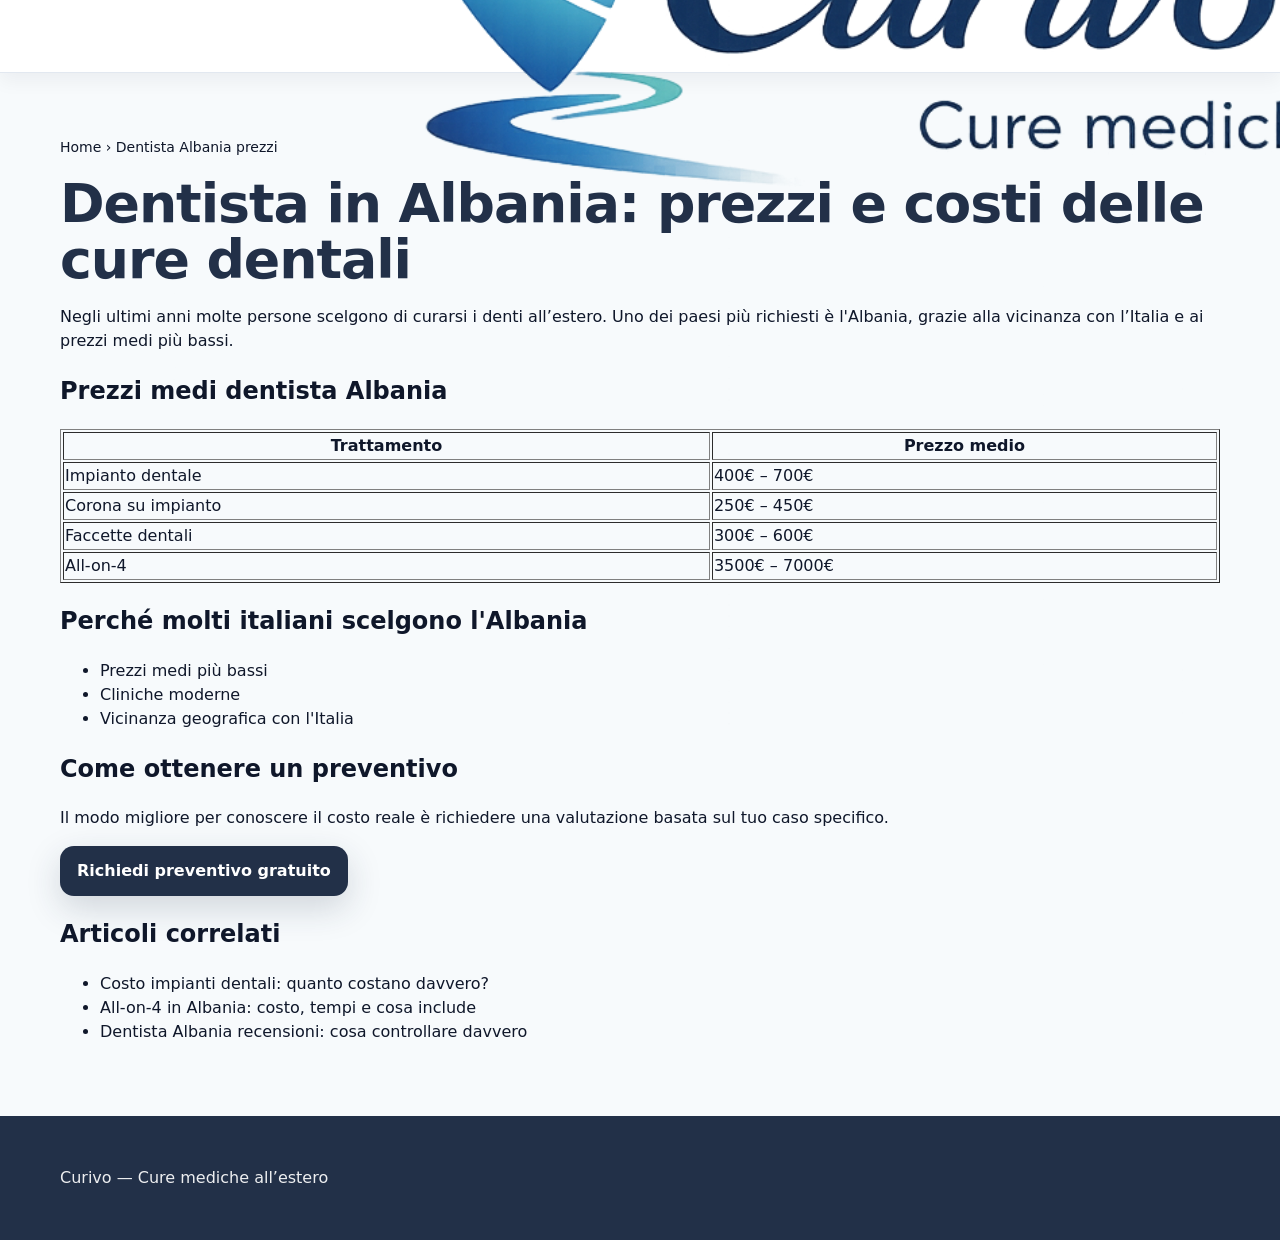
<file: dentista-albania-prezzi.html>
<!doctype html>
<html lang="it">

<head>

<meta charset="utf-8">
<meta name="viewport" content="width=device-width, initial-scale=1">

<title>Dentista Albania prezzi: guida ai costi reali | Curivo</title>

<meta name="description"
content="Quanto costa il dentista in Albania? Guida ai prezzi di impianti, corone, faccette e All-on-4 con range indicativi e consigli per valutare un preventivo." />
<meta name="robots" content="index, follow" />
<link rel="canonical" href="https://curivo.org/dentista-albania-prezzi.html" />
<meta property="og:title" content="Dentista Albania prezzi: guida ai costi reali | Curivo" />
<meta property="og:description" content="Prezzi medi del dentista in Albania e cosa controllare in un preventivo prima di partire." />
<meta property="og:type" content="article" />
<meta property="og:url" content="https://curivo.pages.dev/dentista-albania-prezzi.html" />
<meta property="og:image" content="https://curivo.pages.dev/curivo_logo_header.png" />
<meta name="twitter:card" content="summary" />
<meta name="twitter:title" content="Dentista Albania prezzi: guida ai costi reali | Curivo" />
<meta name="twitter:description" content="Prezzi medi del dentista in Albania e cosa controllare in un preventivo prima di partire." />
<meta name="twitter:image" content="https://curivo.pages.dev/curivo_logo_header.png" />

<script type="application/ld+json">
{
  "@context": "https://schema.org",
  "@type": "Article",
  "headline": "Dentista in Albania: prezzi e costi delle cure dentali",
  "description": "Guida ai prezzi del dentista in Albania con range indicativi e fattori da valutare prima di accettare un preventivo.",
  "author": {"@type": "Organization", "name": "Curivo"},
  "publisher": {
    "@type": "Organization",
    "name": "Curivo",
    "logo": {"@type": "ImageObject", "url": "https://curivo.pages.dev/curivo_logo_header.png"}
  },
  "mainEntityOfPage": "https://curivo.pages.dev/dentista-albania-prezzi.html",
  "inLanguage": "it-IT"
}
</script>

<link rel="stylesheet" href="/assets/styles.css">

</head>

<body>

<header class="topbar">
<div class="container topbar-inner">

<a href="/">
<img class="brand-logo"
src="/curivo_logo_header.png"
alt="Curivo">
</a>

</div>
</header>

<section class="section">

<div class="container">

<nav aria-label="breadcrumb" style="margin-bottom:18px;font-size:14px">
<a href="/">Home</a> ›
<span>Dentista Albania prezzi</span>
</nav>

<h1>Dentista in Albania: prezzi e costi delle cure dentali</h1>

<p>
Negli ultimi anni molte persone scelgono di curarsi i denti all’estero.
Uno dei paesi più richiesti è l'Albania, grazie alla vicinanza con l’Italia e ai prezzi medi più bassi.
</p>

<h2>Prezzi medi dentista Albania</h2>

<table border="1" style="width:100%;margin-top:20px">

<tr>
<th>Trattamento</th>
<th>Prezzo medio</th>
</tr>

<tr>
<td>Impianto dentale</td>
<td>400€ – 700€</td>
</tr>

<tr>
<td>Corona su impianto</td>
<td>250€ – 450€</td>
</tr>

<tr>
<td>Faccette dentali</td>
<td>300€ – 600€</td>
</tr>

<tr>
<td>All-on-4</td>
<td>3500€ – 7000€</td>
</tr>

</table>

<h2>Perché molti italiani scelgono l'Albania</h2>

<ul>

<li>Prezzi medi più bassi</li>
<li>Cliniche moderne</li>
<li>Vicinanza geografica con l'Italia</li>

</ul>

<h2>Come ottenere un preventivo</h2>

<p>

Il modo migliore per conoscere il costo reale è richiedere una valutazione
basata sul tuo caso specifico.

</p>

<a class="btn"
href="/#form">
Richiedi preventivo gratuito
</a>

<h2>Articoli correlati</h2>
<ul>
<li><a href="/costo-impianti-dentali.html">Costo impianti dentali: quanto costano davvero?</a></li>
<li><a href="/all-on-4-albania-costo.html">All-on-4 in Albania: costo, tempi e cosa include</a></li>
<li><a href="/dentista-albania-recensioni.html">Dentista Albania recensioni: cosa controllare davvero</a></li>
</ul>

</div>

</section>

<footer class="footer">

<div class="container">

<p>Curivo — Cure mediche all’estero</p>

</div>

</footer>

</body>
</html>
</file>
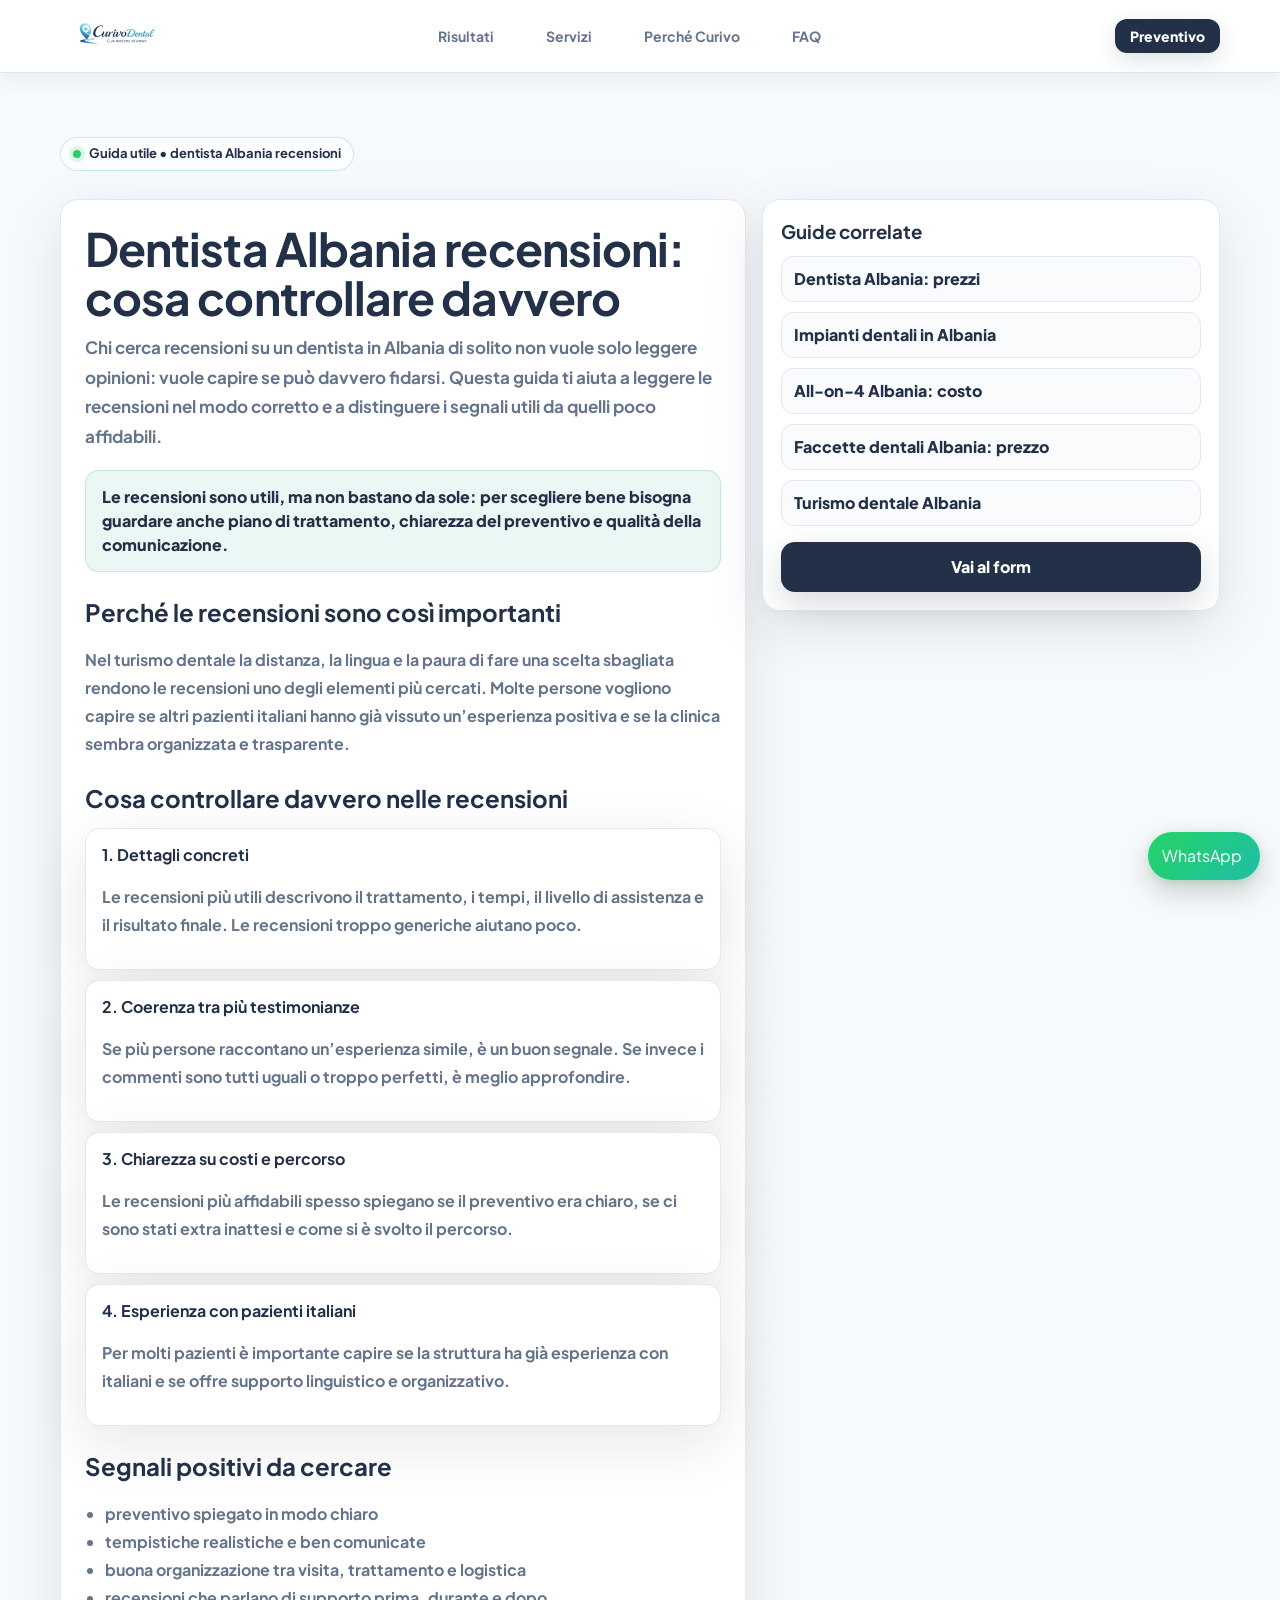
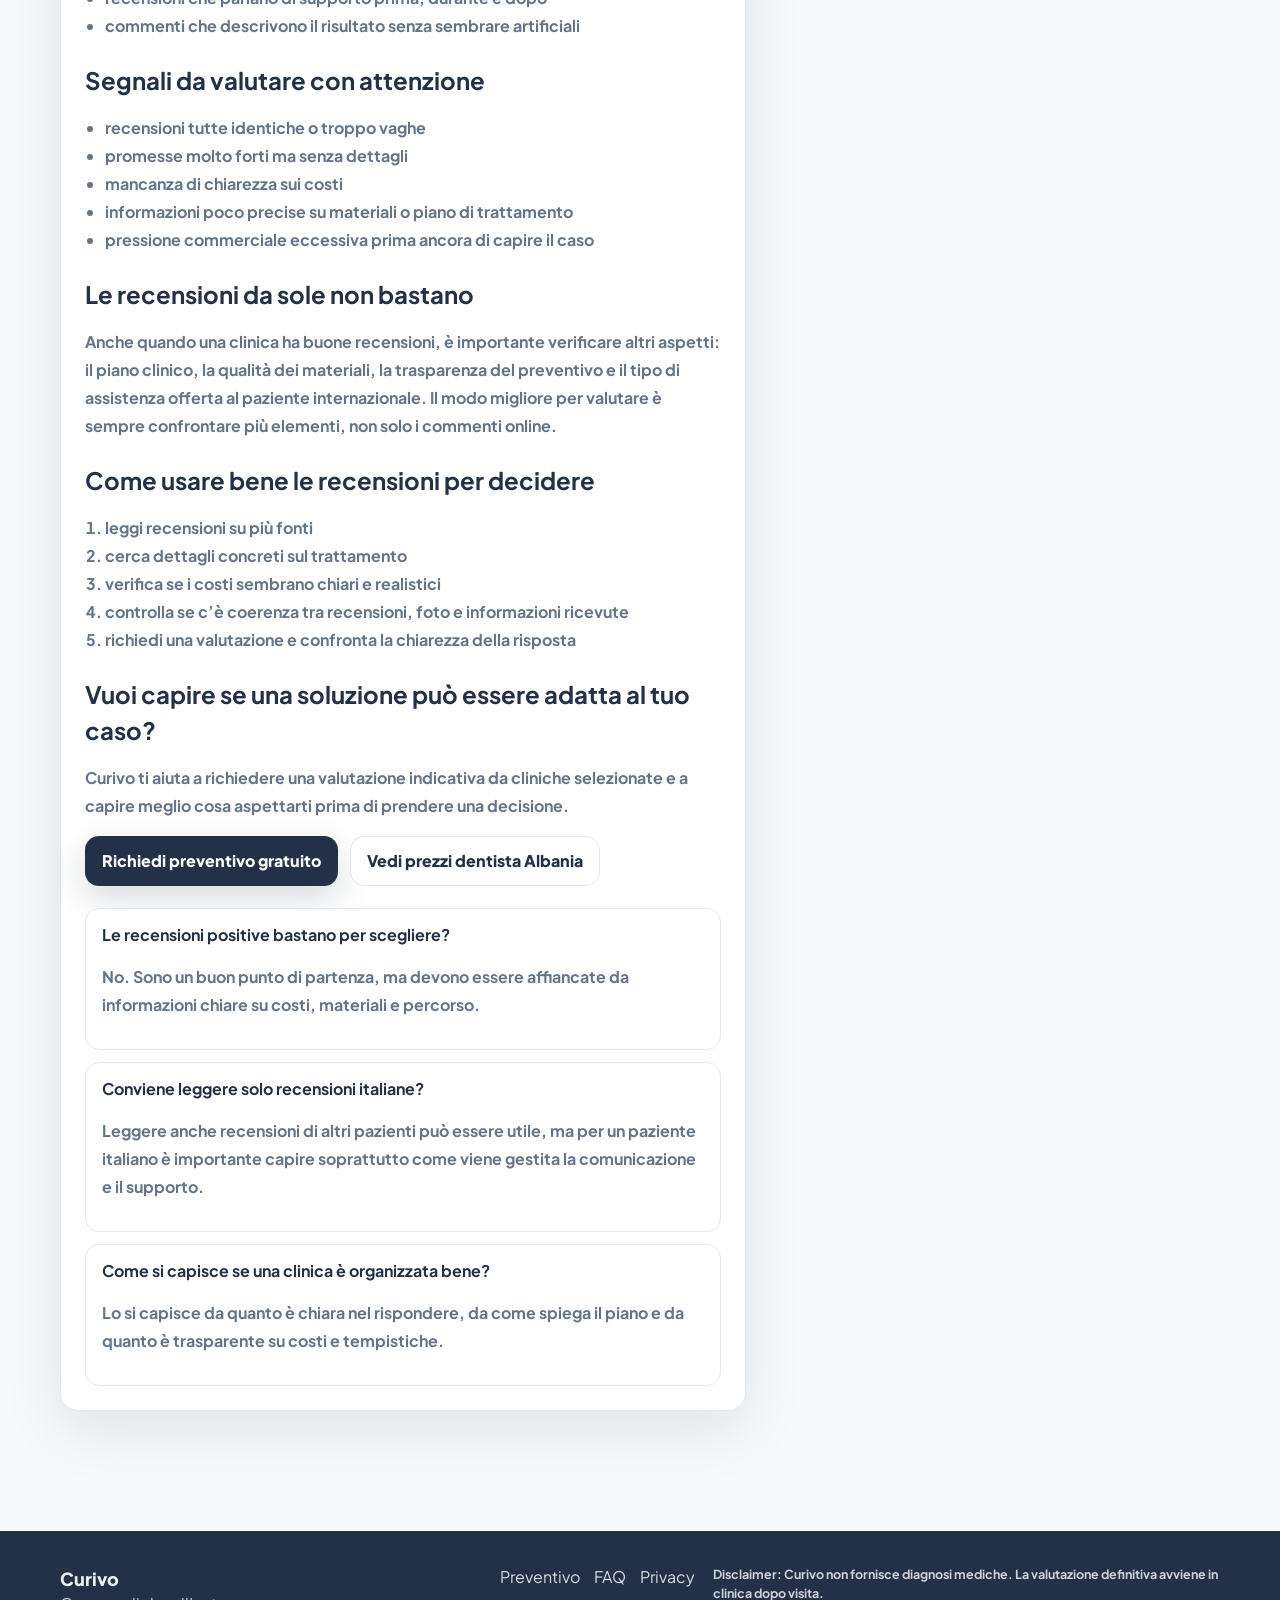
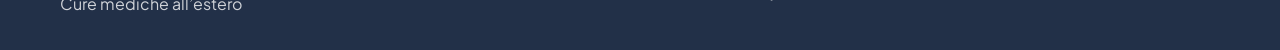
<file: dentista-albania-recensioni.html>
<!doctype html>
<html lang="it">
<head>
  <meta charset="utf-8" />
  <meta name="viewport" content="width=device-width, initial-scale=1" />

  <title>Dentista Albania recensioni: cosa controllare davvero | Curivo</title>
  <meta name="description" content="Dentista in Albania: recensioni, opinioni e cosa verificare davvero prima di scegliere una clinica. Guida utile per capire affidabilità, costi e segnali da controllare." />
  <meta name="robots" content="index, follow" />
  <link rel="canonical" href="https://curivo.org/dentista-albania-recensioni.html" />

  <meta property="og:title" content="Dentista Albania recensioni: cosa controllare davvero | Curivo" />
  <meta property="og:description" content="Come leggere le recensioni di un dentista in Albania e quali segnali controllare prima di scegliere una clinica." />
  <meta property="og:type" content="article" />
  <meta property="og:url" content="https://curivo.org/dentista-albania-recensioni.html" />

  <link rel="icon" href="/favicon.ico">
  <link rel="icon" type="image/png" sizes="32x32" href="/favicon_32.png">
  <link rel="icon" type="image/png" sizes="16x16" href="/favicon_16.png">
  <link rel="apple-touch-icon" sizes="180x180" href="/favicon_180.png">

  <link rel="preconnect" href="https://fonts.googleapis.com">
  <link rel="preconnect" href="https://fonts.gstatic.com" crossorigin>
  <link href="https://fonts.googleapis.com/css2?family=Plus+Jakarta+Sans:wght@400;600;700;800&family=Inter:wght@400;500;600;700&display=swap" rel="stylesheet">

  <link rel="stylesheet" href="/assets/styles.css" />

  <style>
    .article-wrap{
      padding: 28px 0 64px;
    }

    .article-grid{
      display:grid;
      grid-template-columns: 1.2fr .8fr;
      gap:16px;
      align-items:start;
    }

    .article-card{
      background:#fff;
      border:1px solid var(--border);
      border-radius:var(--radius);
      box-shadow:var(--shadow);
      padding:24px;
    }

    .article-card h1{
      margin:0 0 10px;
      color:var(--navy);
      font-size:clamp(30px, 3.6vw, 46px);
      letter-spacing:-.02em;
      line-height:1.08;
    }

    .article-card h2{
      margin:22px 0 10px;
      color:var(--navy);
      font-size:24px;
    }

    .article-card p,
    .article-card li{
      color:var(--muted);
      font-weight:700;
      line-height:1.75;
    }

    .article-card ul,
    .article-card ol{
      padding-left:20px;
    }

    .info-box{
      background:rgba(60,180,160,.10);
      border:1px solid rgba(60,180,160,.24);
      border-radius:14px;
      padding:14px 16px;
      color:var(--navy);
      font-weight:800;
      margin:18px 0;
    }

    .check-list{
      display:grid;
      gap:10px;
      margin-top:12px;
    }

    .check-item{
      background:#fff;
      border:1px solid var(--border);
      border-radius:14px;
      padding:14px 16px;
      box-shadow:var(--shadow);
    }

    .check-item strong{
      color:var(--navy);
    }

    .side-card{
      position:sticky;
      top:86px;
      background:#fff;
      border:1px solid var(--border);
      border-radius:var(--radius);
      box-shadow:var(--shadow);
      padding:18px;
    }

    .side-card h3{
      margin:0 0 10px;
      color:var(--navy);
    }

    .side-links{
      display:grid;
      gap:10px;
      margin-top:10px;
    }

    .side-links a{
      display:block;
      padding:10px 12px;
      border:1px solid var(--border);
      border-radius:12px;
      background:rgba(247,250,252,.7);
      color:var(--navy);
      font-weight:800;
    }

    .faq-mini{
      margin-top:22px;
      display:grid;
      gap:12px;
    }

    .faq-mini .faq-box{
      border:1px solid var(--border);
      border-radius:14px;
      padding:14px 16px;
      background:#fff;
    }

    .faq-mini .faq-box strong{
      color:var(--navy);
      display:block;
      margin-bottom:6px;
    }

    @media (max-width:980px){
      .article-grid{
        grid-template-columns:1fr;
      }

      .side-card{
        position:static;
      }
    }
  </style>

  <script type="application/ld+json">
  {
    "@context":"https://schema.org",
    "@type":"FAQPage",
    "mainEntity":[
      {
        "@type":"Question",
        "name":"Le recensioni dei dentisti in Albania sono affidabili?",
        "acceptedAnswer":{
          "@type":"Answer",
          "text":"Le recensioni possono essere utili, ma vanno lette con attenzione. È importante controllare se descrivono davvero il trattamento, se sono coerenti tra loro e se sono presenti dettagli concreti."
        }
      },
      {
        "@type":"Question",
        "name":"Cosa bisogna verificare oltre alle recensioni?",
        "acceptedAnswer":{
          "@type":"Answer",
          "text":"Oltre alle recensioni è importante controllare il preventivo, i materiali usati, il piano di trattamento, i tempi previsti, l’esperienza con pazienti internazionali e la chiarezza della comunicazione."
        }
      },
      {
        "@type":"Question",
        "name":"Come capire se una clinica è affidabile?",
        "acceptedAnswer":{
          "@type":"Answer",
          "text":"Una clinica affidabile fornisce spiegazioni chiare, un piano di trattamento comprensibile, costi trasparenti e tempistiche realistiche. Diffida da chi promette tutto troppo in fretta o con messaggi poco chiari."
        }
      }
    ]
  }
  </script>
</head>

<body>
  <header class="topbar">
    <div class="topbar-inner container">
      <a href="/" class="brand" aria-label="Curivo Home">
        <img src="/curivo_logo_header.png" class="brand-logo" alt="Curivo — Cure dentali all’estero">
      </a>

      <nav class="nav" aria-label="Menu principale">
        <a href="/#risultati">Risultati</a>
        <a href="/#servizi">Servizi</a>
        <a href="/#perche">Perché Curivo</a>
        <a href="/#faq">FAQ</a>
      </nav>

      <div class="topbar-cta">
        <a href="/#form" class="btn">Preventivo</a>
      </div>
    </div>
  </header>

  <main>
    <section class="section">
      <div class="container">
        <div class="pill">
          <span class="pill-dot"></span>
          Guida utile • dentista Albania recensioni
        </div>
      </div>

      <div class="container article-wrap">
        <div class="article-grid">
          <article class="article-card">
            <h1>Dentista Albania recensioni: cosa controllare davvero</h1>

            <p class="lead" style="margin-top:10px;">
              Chi cerca recensioni su un dentista in Albania di solito non vuole solo leggere opinioni: vuole capire se può davvero fidarsi.
              Questa guida ti aiuta a leggere le recensioni nel modo corretto e a distinguere i segnali utili da quelli poco affidabili.
            </p>

            <div class="info-box">
              Le recensioni sono utili, ma non bastano da sole: per scegliere bene bisogna guardare anche piano di trattamento, chiarezza del preventivo e qualità della comunicazione.
            </div>

            <h2>Perché le recensioni sono così importanti</h2>
            <p>
              Nel turismo dentale la distanza, la lingua e la paura di fare una scelta sbagliata rendono le recensioni uno degli elementi più cercati.
              Molte persone vogliono capire se altri pazienti italiani hanno già vissuto un’esperienza positiva e se la clinica sembra organizzata e trasparente.
            </p>

            <h2>Cosa controllare davvero nelle recensioni</h2>
            <div class="check-list">
              <div class="check-item">
                <strong>1. Dettagli concreti</strong>
                <p>Le recensioni più utili descrivono il trattamento, i tempi, il livello di assistenza e il risultato finale. Le recensioni troppo generiche aiutano poco.</p>
              </div>

              <div class="check-item">
                <strong>2. Coerenza tra più testimonianze</strong>
                <p>Se più persone raccontano un’esperienza simile, è un buon segnale. Se invece i commenti sono tutti uguali o troppo perfetti, è meglio approfondire.</p>
              </div>

              <div class="check-item">
                <strong>3. Chiarezza su costi e percorso</strong>
                <p>Le recensioni più affidabili spesso spiegano se il preventivo era chiaro, se ci sono stati extra inattesi e come si è svolto il percorso.</p>
              </div>

              <div class="check-item">
                <strong>4. Esperienza con pazienti italiani</strong>
                <p>Per molti pazienti è importante capire se la struttura ha già esperienza con italiani e se offre supporto linguistico e organizzativo.</p>
              </div>
            </div>

            <h2>Segnali positivi da cercare</h2>
            <ul>
              <li>preventivo spiegato in modo chiaro</li>
              <li>tempistiche realistiche e ben comunicate</li>
              <li>buona organizzazione tra visita, trattamento e logistica</li>
              <li>recensioni che parlano di supporto prima, durante e dopo</li>
              <li>commenti che descrivono il risultato senza sembrare artificiali</li>
            </ul>

            <h2>Segnali da valutare con attenzione</h2>
            <ul>
              <li>recensioni tutte identiche o troppo vaghe</li>
              <li>promesse molto forti ma senza dettagli</li>
              <li>mancanza di chiarezza sui costi</li>
              <li>informazioni poco precise su materiali o piano di trattamento</li>
              <li>pressione commerciale eccessiva prima ancora di capire il caso</li>
            </ul>

            <h2>Le recensioni da sole non bastano</h2>
            <p>
              Anche quando una clinica ha buone recensioni, è importante verificare altri aspetti: il piano clinico, la qualità dei materiali, la trasparenza del preventivo e il tipo di assistenza offerta al paziente internazionale.
              Il modo migliore per valutare è sempre confrontare più elementi, non solo i commenti online.
            </p>

            <h2>Come usare bene le recensioni per decidere</h2>
            <ol>
              <li>leggi recensioni su più fonti</li>
              <li>cerca dettagli concreti sul trattamento</li>
              <li>verifica se i costi sembrano chiari e realistici</li>
              <li>controlla se c’è coerenza tra recensioni, foto e informazioni ricevute</li>
              <li>richiedi una valutazione e confronta la chiarezza della risposta</li>
            </ol>

            <h2>Vuoi capire se una soluzione può essere adatta al tuo caso?</h2>
            <p>
              Curivo ti aiuta a richiedere una valutazione indicativa da cliniche selezionate e a capire meglio cosa aspettarti prima di prendere una decisione.
            </p>

            <div class="cta-row">
              <a class="btn" href="/#form">Richiedi preventivo gratuito</a>
              <a class="btn ghost" href="/dentista-albania-prezzi.html">Vedi prezzi dentista Albania</a>
            </div>

            <div class="faq-mini">
              <div class="faq-box">
                <strong>Le recensioni positive bastano per scegliere?</strong>
                <p>No. Sono un buon punto di partenza, ma devono essere affiancate da informazioni chiare su costi, materiali e percorso.</p>
              </div>

              <div class="faq-box">
                <strong>Conviene leggere solo recensioni italiane?</strong>
                <p>Leggere anche recensioni di altri pazienti può essere utile, ma per un paziente italiano è importante capire soprattutto come viene gestita la comunicazione e il supporto.</p>
              </div>

              <div class="faq-box">
                <strong>Come si capisce se una clinica è organizzata bene?</strong>
                <p>Lo si capisce da quanto è chiara nel rispondere, da come spiega il piano e da quanto è trasparente su costi e tempistiche.</p>
              </div>
            </div>
          </article>

          <aside class="side-card">
            <h3>Guide correlate</h3>

            <div class="side-links">
              <a href="/dentista-albania-prezzi.html">Dentista Albania: prezzi</a>
              <a href="/impianti-dentali-albania-prezzi.html">Impianti dentali in Albania</a>
              <a href="/all-on-4-albania-costo.html">All-on-4 Albania: costo</a>
              <a href="/faccette-dentali-albania-prezzo.html">Faccette dentali Albania: prezzo</a>
              <a href="/turismo-dentale-albania.html">Turismo dentale Albania</a>
            </div>

            <div class="cta-row" style="margin-top:16px;">
              <a class="btn full" href="/#form">Vai al form</a>
            </div>
          </aside>
        </div>
      </div>
    </section>
  </main>

  <footer class="footer">
    <div class="container footer-grid">
      <div>
        <div class="footer-brand">Curivo</div>
        <div class="footer-sub">Cure mediche all’estero</div>
      </div>

      <div class="footer-links">
        <a href="/#form">Preventivo</a>
        <a href="/#faq">FAQ</a>
        <a href="/privacy.html">Privacy</a>
      </div>

      <div class="footer-note">
        <b>Disclaimer:</b> Curivo non fornisce diagnosi mediche. La valutazione definitiva avviene in clinica dopo visita.
      </div>
    </div>
  </footer>

  <a class="wa-float"
     href="https://wa.me/393389074428?text=Ciao%2C%20vorrei%20ricevere%20un%20preventivo%20per%20cure%20mediche%20all%E2%80%99estero"
     target="_blank" rel="noopener" aria-label="Chat WhatsApp">
    WhatsApp
  </a>
</body>
</html>
</file>
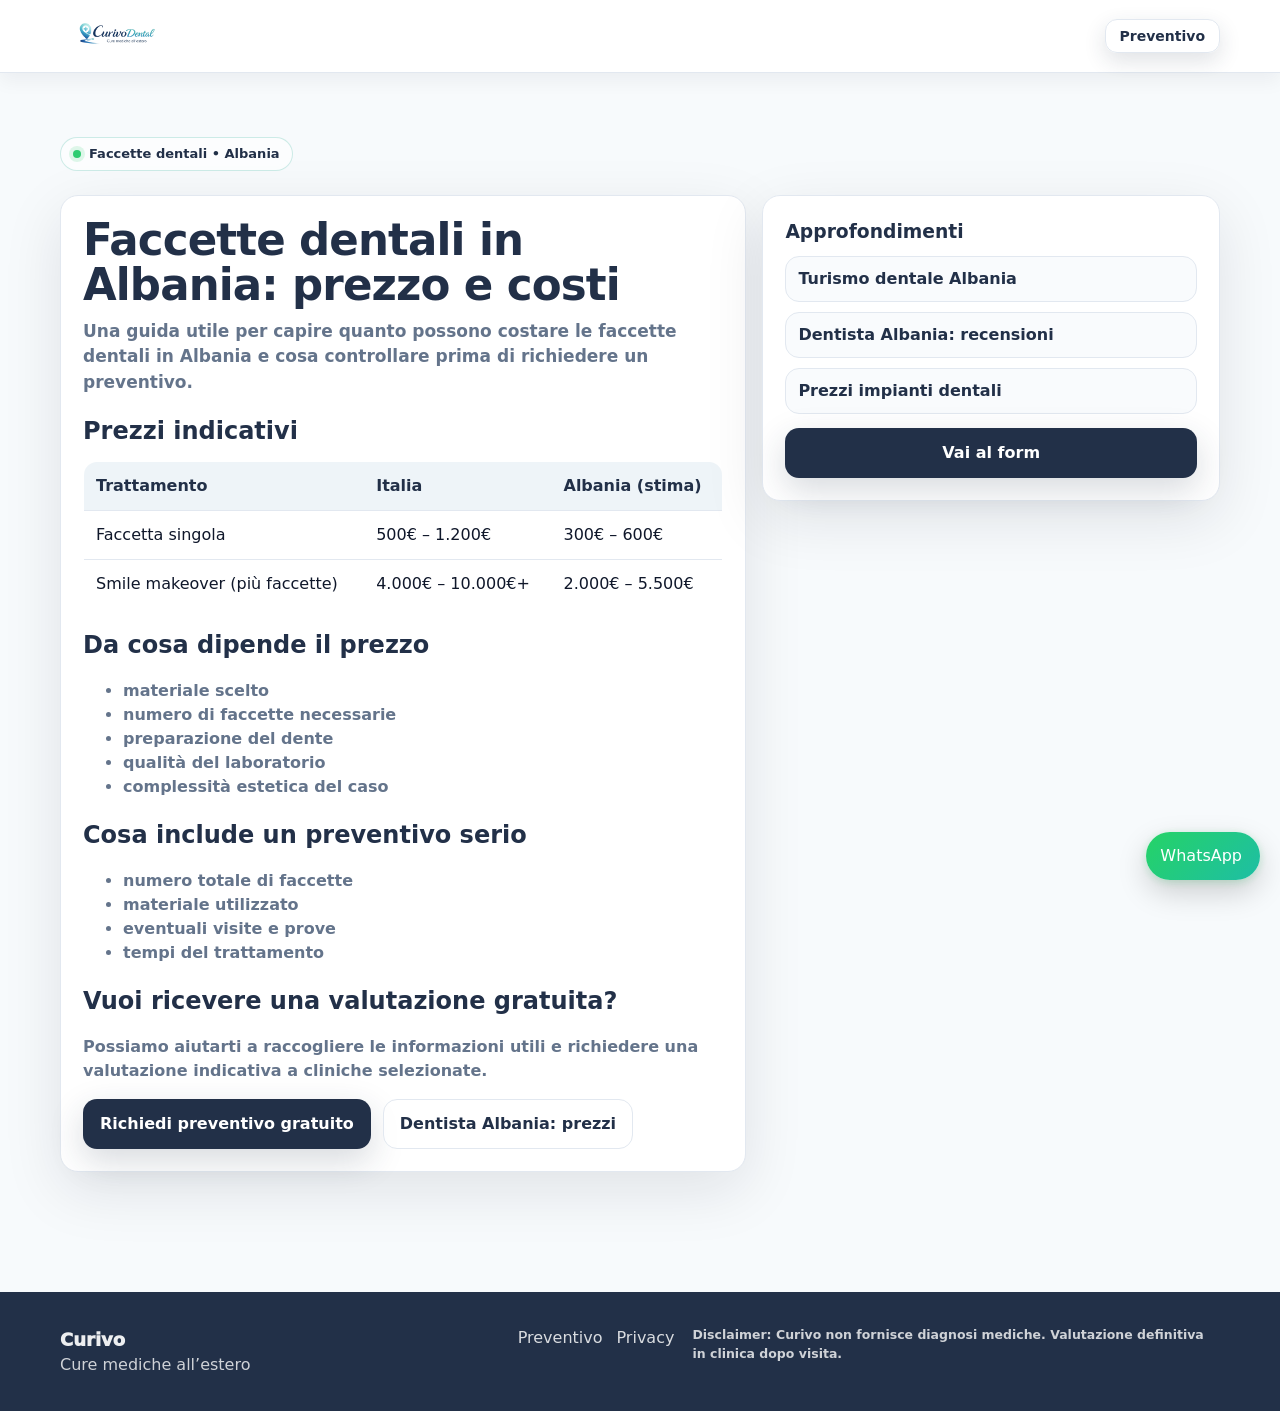
<file: faccette-dentali-albania-prezzo.html>
<!doctype html>
<html lang="it">
<head>
  <meta charset="utf-8" />
  <meta name="viewport" content="width=device-width, initial-scale=1" />
  <title>Faccette dentali in Albania: prezzo e costi | Curivo</title>
  <meta name="description" content="Quanto costano le faccette dentali in Albania? Prezzi indicativi, cosa include un preventivo, tempi del trattamento e come richiedere una valutazione gratuita." />
  <link rel="canonical" href="https://curivo.org/faccette-dentali-albania-prezzo.html" />

  <link rel="icon" href="/favicon.ico">
  <link rel="icon" type="image/png" sizes="32x32" href="/favicon_32.png">
  <link rel="icon" type="image/png" sizes="16x16" href="/favicon_16.png">
  <link rel="apple-touch-icon" sizes="180x180" href="/favicon_180.png">

  <link rel="stylesheet" href="/assets/styles.css" />
  <style>
    .wrap{padding:24px 0 64px}
    .grid{display:grid;grid-template-columns:1.2fr .8fr;gap:16px;align-items:start}
    .cardx{background:#fff;border:1px solid var(--border);border-radius:var(--radius);box-shadow:var(--shadow);padding:22px}
    h1{margin:0 0 10px;color:var(--navy);letter-spacing:-.02em;font-size:clamp(28px,3.4vw,44px)}
    h2{margin:18px 0 8px;color:var(--navy)}
    p,li{color:var(--muted);font-weight:700}
    .table{width:100%;border-collapse:collapse;margin:12px 0;border:1px solid var(--border);border-radius:14px;overflow:hidden}
    .table th,.table td{padding:12px;border-bottom:1px solid var(--border);text-align:left}
    .table th{background:rgba(40,120,160,.08);color:var(--navy);font-weight:900}
    .side{position:sticky;top:86px}
    .rel a{display:block;padding:10px 12px;border:1px solid var(--border);border-radius:14px;background:rgba(247,250,252,.7);margin-top:10px;font-weight:900;color:var(--navy)}
    @media (max-width:980px){.grid{grid-template-columns:1fr}.side{position:static}}
  </style>

  <script type="application/ld+json">
  {
    "@context":"https://schema.org",
    "@type":"FAQPage",
    "mainEntity":[
      {
        "@type":"Question",
        "name":"Quanto costano le faccette dentali in Albania?",
        "acceptedAnswer":{
          "@type":"Answer",
          "text":"I prezzi possono variare in base al materiale e al numero di faccette. In molti casi si trovano range indicativi inferiori rispetto all’Italia."
        }
      },
      {
        "@type":"Question",
        "name":"Quanti giorni servono per fare le faccette dentali?",
        "acceptedAnswer":{
          "@type":"Answer",
          "text":"Dipende dal caso e dal piano proposto dalla clinica, ma spesso si parla di pochi giorni suddivisi tra preparazione e finalizzazione."
        }
      }
    ]
  }
  </script>
</head>

<body>
  <header class="topbar">
    <div class="container topbar-inner">
      <a class="brand" href="/"><img class="brand-logo" src="/curivo_logo_header.png" alt="Curivo"></a>
      <div class="topbar-cta">
        <a class="btn ghost" href="/#form">Preventivo</a>
      </div>
    </div>
  </header>

  <section class="section">
    <div class="container"><div class="pill"><span class="pill-dot"></span>Faccette dentali • Albania</div></div>

    <div class="container wrap">
      <div class="grid">
        <article class="cardx">
          <h1>Faccette dentali in Albania: prezzo e costi</h1>
          <p class="lead" style="margin-top:6px;max-width:860px;">
            Una guida utile per capire quanto possono costare le faccette dentali in Albania e cosa controllare prima di richiedere un preventivo.
          </p>

          <h2>Prezzi indicativi</h2>
          <table class="table" aria-label="Prezzi faccette dentali Albania">
            <thead>
              <tr>
                <th>Trattamento</th>
                <th>Italia</th>
                <th>Albania (stima)</th>
              </tr>
            </thead>
            <tbody>
              <tr>
                <td>Faccetta singola</td>
                <td>500€ – 1.200€</td>
                <td>300€ – 600€</td>
              </tr>
              <tr>
                <td>Smile makeover (più faccette)</td>
                <td>4.000€ – 10.000€+</td>
                <td>2.000€ – 5.500€</td>
              </tr>
            </tbody>
          </table>

          <h2>Da cosa dipende il prezzo</h2>
          <ul>
            <li>materiale scelto</li>
            <li>numero di faccette necessarie</li>
            <li>preparazione del dente</li>
            <li>qualità del laboratorio</li>
            <li>complessità estetica del caso</li>
          </ul>

          <h2>Cosa include un preventivo serio</h2>
          <ul>
            <li>numero totale di faccette</li>
            <li>materiale utilizzato</li>
            <li>eventuali visite e prove</li>
            <li>tempi del trattamento</li>
          </ul>

          <h2>Vuoi ricevere una valutazione gratuita?</h2>
          <p>
            Possiamo aiutarti a raccogliere le informazioni utili e richiedere una valutazione indicativa a cliniche selezionate.
          </p>

          <div class="cta-row">
            <a class="btn" href="/#form">Richiedi preventivo gratuito</a>
            <a class="btn ghost" href="/dentista-albania-prezzi.html">Dentista Albania: prezzi</a>
          </div>
        </article>

        <aside class="side">
          <div class="cardx">
            <h3 style="margin:0 0 10px; color:var(--navy);">Approfondimenti</h3>
            <div class="rel">
              <a href="https://curivo.pages.dev/turismo-dentale-albania.html">Turismo dentale Albania</a>
              <a href="/dentista-albania-recensioni.html">Dentista Albania: recensioni</a>
              <a href="/costo-impianti-dentali.html">Prezzi impianti dentali</a>
            </div>
            <div class="cta-row" style="margin-top:14px;">
              <a class="btn full" href="/#form">Vai al form</a>
            </div>
          </div>
        </aside>
      </div>
    </div>
  </section>

  <footer class="footer">
    <div class="container footer-grid">
      <div><div class="footer-brand">Curivo</div><div class="footer-sub">Cure mediche all’estero</div></div>
      <div class="footer-links"><a href="/#form">Preventivo</a><a href="/privacy.html">Privacy</a></div>
      <div class="footer-note"><b>Disclaimer:</b> Curivo non fornisce diagnosi mediche. Valutazione definitiva in clinica dopo visita.</div>
    </div>
  </footer>

  <a class="wa-float" href="https://wa.me/393389074428?text=Ciao%2C%20vorrei%20informazioni%20sulle%20faccette%20dentali%20in%20Albania" target="_blank" rel="noopener">WhatsApp</a>
</body>
</html>
</file>
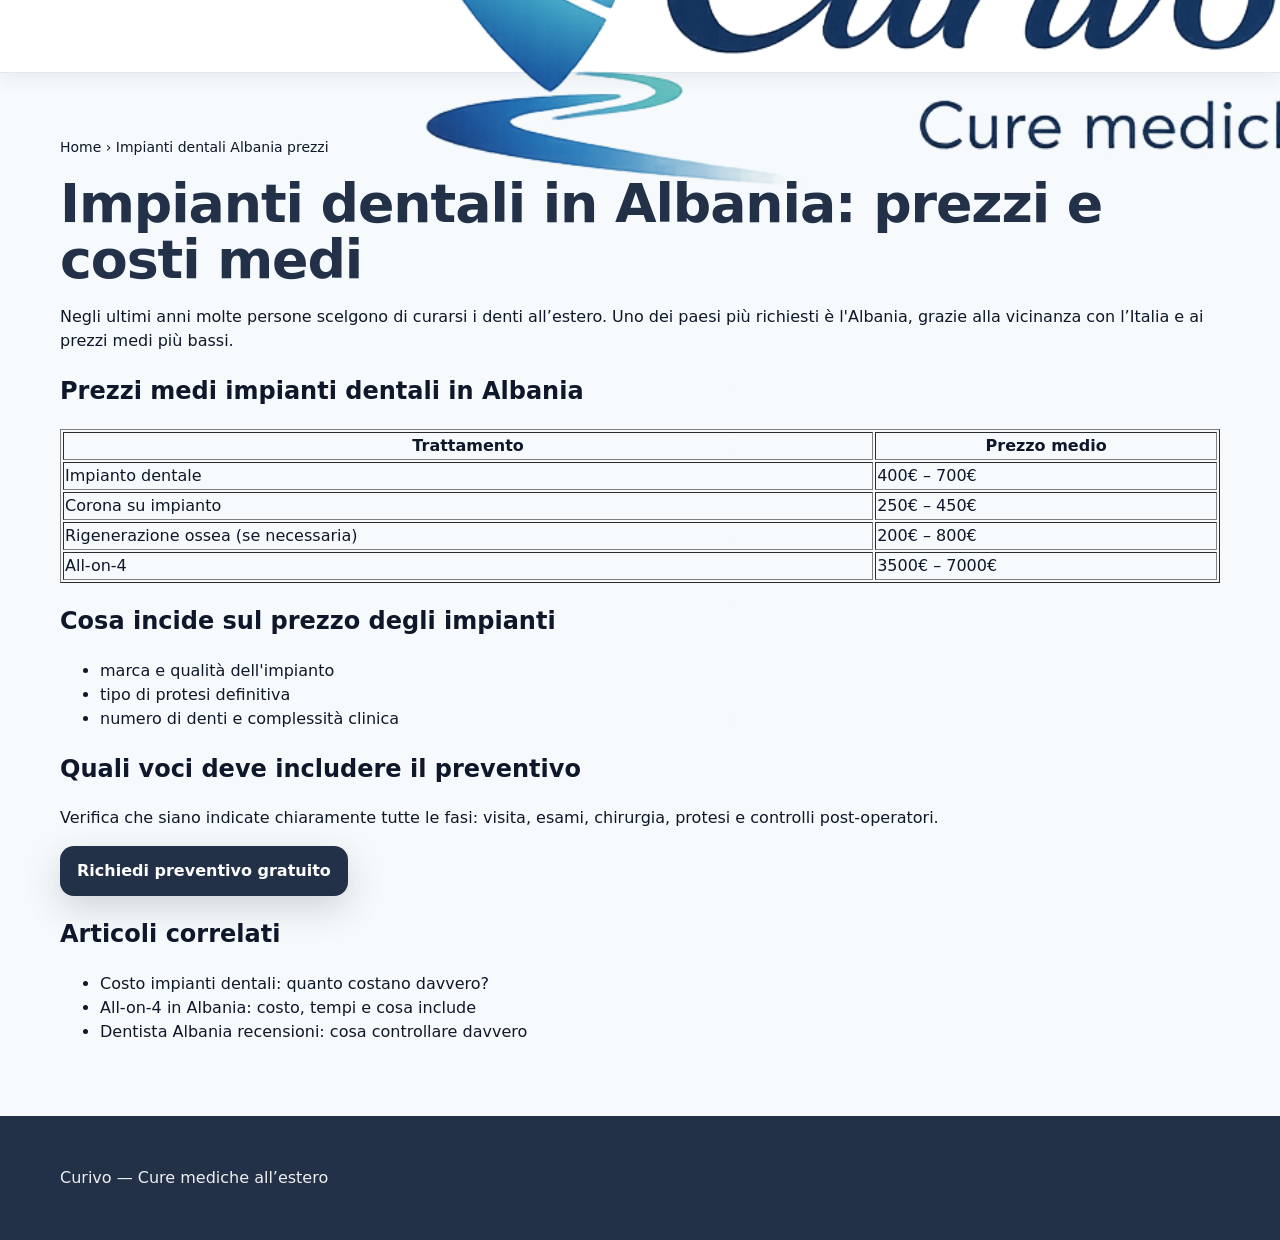
<file: impianti-dentali-albania-prezzi.html>
<!doctype html>
<html lang="it">

<head>

<meta charset="utf-8">
<meta name="viewport" content="width=device-width, initial-scale=1">

<title>Impianti dentali in Albania: prezzi e costi medi | Curivo</title>

<meta name="description"
content="Quanto costano gli impianti dentali in Albania? Prezzi medi per impianto singolo, corona e riabilitazioni complete con consigli utili prima della scelta." />
<meta name="robots" content="index, follow" />
<link rel="canonical" href="https://curivo.org/impianti-dentali-albania-prezzi.html" />
<meta property="og:title" content="Impianti dentali in Albania: prezzi e costi medi | Curivo" />
<meta property="og:description" content="Panoramica sui costi degli impianti dentali in Albania e fattori che influenzano il prezzo." />
<meta property="og:type" content="article" />
<meta property="og:url" content="https://curivo.org/impianti-dentali-albania-prezzi.html" />
<meta property="og:image" content="https://curivo.org/curivo_logo_header.png" />
<meta name="twitter:card" content="summary" />
<meta name="twitter:title" content="Impianti dentali in Albania: prezzi e costi medi | Curivo" />
<meta name="twitter:description" content="Panoramica sui costi degli impianti dentali in Albania e fattori che influenzano il prezzo." />
<meta name="twitter:image" content="https://curivo.org/curivo_logo_header.png" />

<script type="application/ld+json">
{
  "@context": "https://schema.org",
  "@type": "Article",
  "headline": "Impianti dentali in Albania: prezzi e costi medi",
  "description": "Panoramica sui costi degli impianti dentali in Albania, con voci di preventivo e fattori che incidono sul prezzo finale.",
  "author": {"@type": "Organization", "name": "Curivo"},
  "publisher": {
    "@type": "Organization",
    "name": "Curivo",
    "logo": {"@type": "ImageObject", "url": "https://curivo.pages.dev/curivo_logo_header.png"}
  },
  "mainEntityOfPage": "https://curivo.pages.dev/impianti-dentali-albania-prezzi.html",
  "inLanguage": "it-IT"
}
</script>

<link rel="stylesheet" href="/assets/styles.css">

</head>

<body>

<header class="topbar">
<div class="container topbar-inner">

<a href="/">
<img class="brand-logo"
src="/curivo_logo_header.png"
alt="Curivo">
</a>

</div>
</header>

<section class="section">

<div class="container">

<nav aria-label="breadcrumb" style="margin-bottom:18px;font-size:14px">
<a href="/">Home</a> ›
<span>Impianti dentali Albania prezzi</span>
</nav>

<h1>Impianti dentali in Albania: prezzi e costi medi</h1>

<p>
Negli ultimi anni molte persone scelgono di curarsi i denti all’estero.
Uno dei paesi più richiesti è l'Albania, grazie alla vicinanza con l’Italia e ai prezzi medi più bassi.
</p>

<h2>Prezzi medi impianti dentali in Albania</h2>

<table border="1" style="width:100%;margin-top:20px">

<tr>
<th>Trattamento</th>
<th>Prezzo medio</th>
</tr>

<tr>
<td>Impianto dentale</td>
<td>400€ – 700€</td>
</tr>

<tr>
<td>Corona su impianto</td>
<td>250€ – 450€</td>
</tr>

<tr>
<td>Rigenerazione ossea (se necessaria)</td>
<td>200€ – 800€</td>
</tr>

<tr>
<td>All-on-4</td>
<td>3500€ – 7000€</td>
</tr>

</table>

<h2>Cosa incide sul prezzo degli impianti</h2>

<ul>

<li>marca e qualità dell'impianto</li>
<li>tipo di protesi definitiva</li>
<li>numero di denti e complessità clinica</li>

</ul>

<h2>Quali voci deve includere il preventivo</h2>

<p>

Verifica che siano indicate chiaramente tutte le fasi: visita, esami, chirurgia, protesi e controlli post-operatori.

</p>

<a class="btn"
href="/#form">
Richiedi preventivo gratuito
</a>

<h2>Articoli correlati</h2>
<ul>
<li><a href="/costo-impianti-dentali.html">Costo impianti dentali: quanto costano davvero?</a></li>
<li><a href="/all-on-4-albania-costo.html">All-on-4 in Albania: costo, tempi e cosa include</a></li>
<li><a href="/dentista-albania-recensioni.html">Dentista Albania recensioni: cosa controllare davvero</a></li>
</ul>

</div>

</section>

<footer class="footer">

<div class="container">

<p>Curivo — Cure mediche all’estero</p>

</div>

</footer>

</body>
</html>
</file>
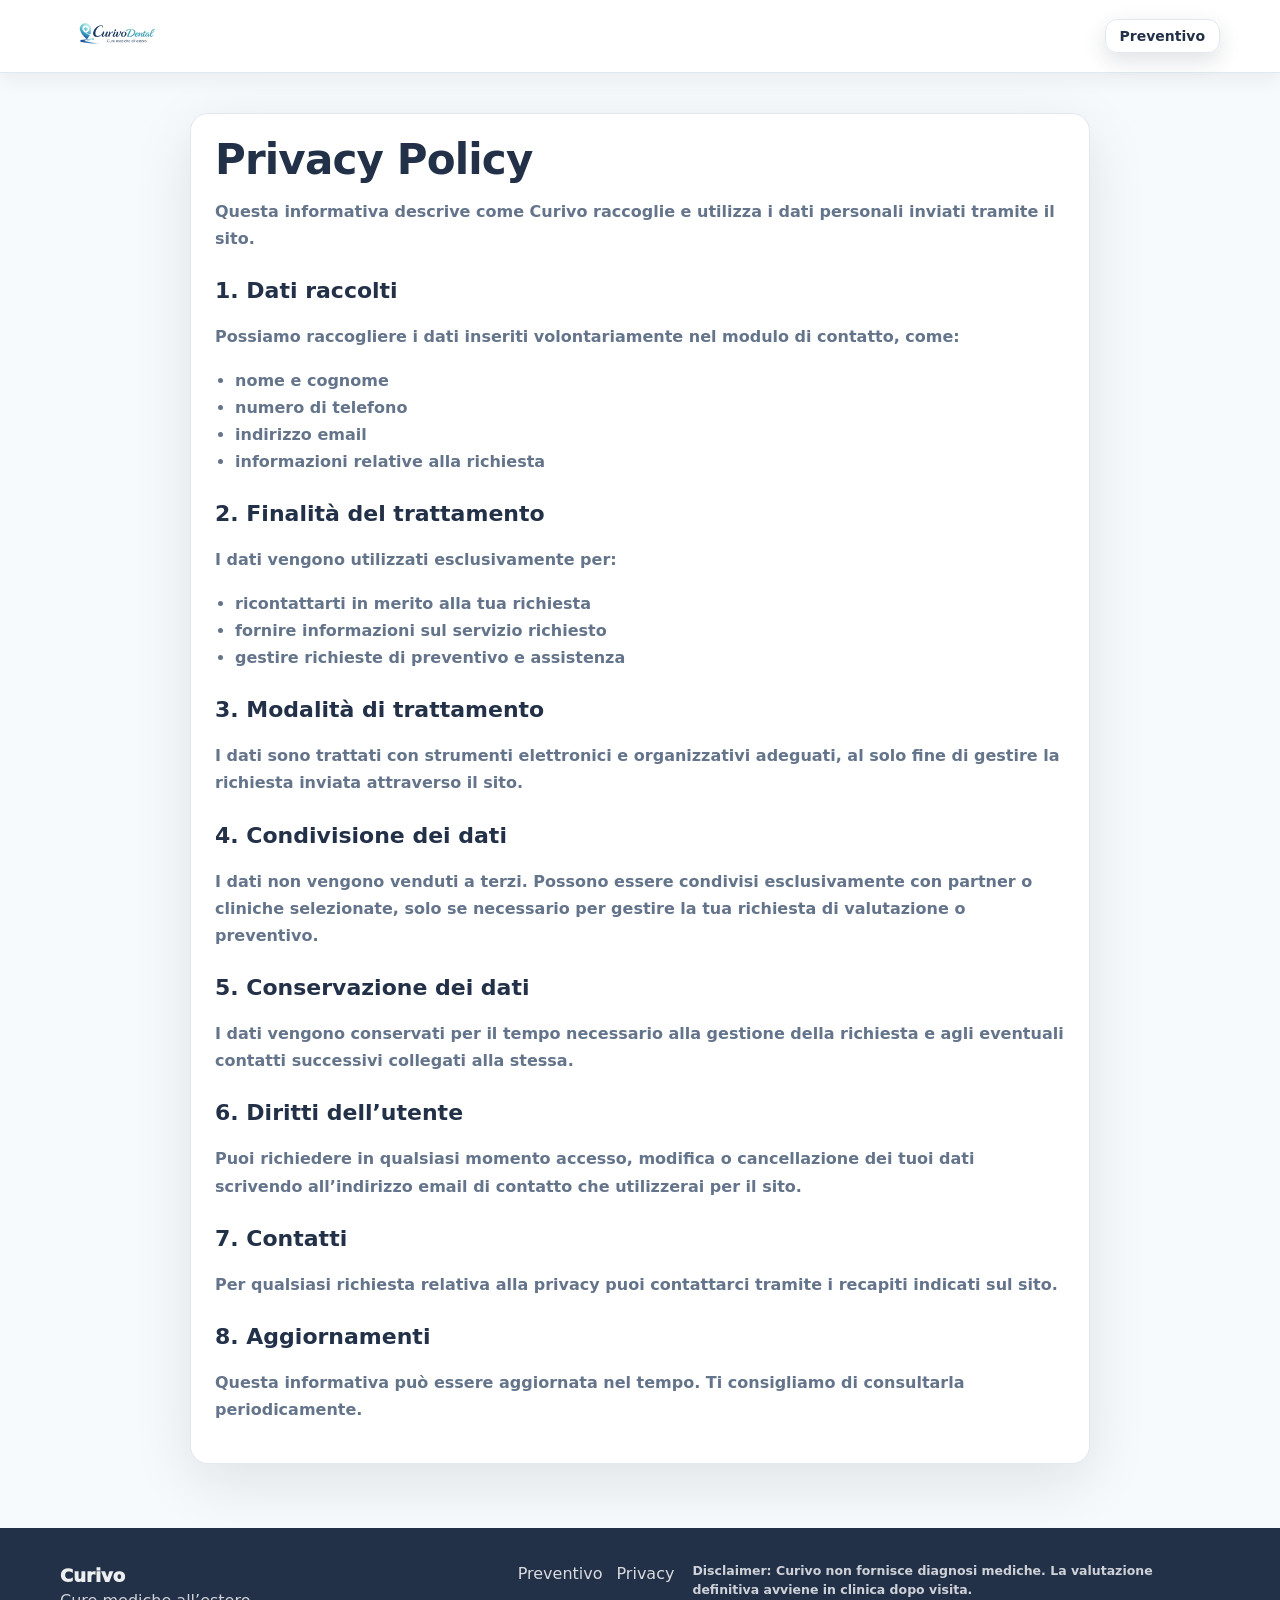
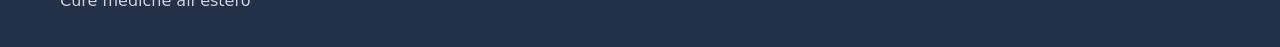
<file: privacy.html>
<!doctype html>
<html lang="it">
<head>
  <meta charset="utf-8" />
  <meta name="viewport" content="width=device-width, initial-scale=1" />
  <title>Privacy Policy | Curivo</title>
  <meta name="description" content="Informativa privacy di Curivo: come vengono raccolti e trattati i dati inviati tramite il modulo di contatto." />

  <link rel="icon" href="/favicon.ico">
  <link rel="icon" type="image/png" sizes="32x32" href="/favicon_32.png">
  <link rel="icon" type="image/png" sizes="16x16" href="/favicon_16.png">
  <link rel="apple-touch-icon" sizes="180x180" href="/favicon_180.png">

  <link rel="stylesheet" href="/assets/styles.css" />

  <style>
    .legal-wrap{padding:32px 0 64px;}
    .legal-card{
      background:#fff;
      border:1px solid var(--border);
      border-radius:var(--radius);
      box-shadow:var(--shadow);
      padding:24px;
      max-width:900px;
      margin:0 auto;
    }
    .legal-card h1{
      margin:0 0 12px;
      color:var(--navy);
      font-size:clamp(28px,3.4vw,42px);
      letter-spacing:-.02em;
    }
    .legal-card h2{
      margin:22px 0 8px;
      color:var(--navy);
      font-size:22px;
    }
    .legal-card p,
    .legal-card li{
      color:var(--muted);
      font-weight:700;
      line-height:1.7;
    }
    .legal-card ul{
      padding-left:20px;
    }
  </style>
</head>

<body>
  <header class="topbar">
    <div class="container topbar-inner">
      <a class="brand" href="/">
        <img class="brand-logo" src="/curivo_logo_header.png" alt="Curivo">
      </a>
      <div class="topbar-cta">
        <a class="btn ghost" href="/#form">Preventivo</a>
      </div>
    </div>
  </header>

  <section class="legal-wrap">
    <div class="container">
      <div class="legal-card">
        <h1>Privacy Policy</h1>

        <p>
          Questa informativa descrive come Curivo raccoglie e utilizza i dati personali inviati tramite il sito.
        </p>

        <h2>1. Dati raccolti</h2>
        <p>
          Possiamo raccogliere i dati inseriti volontariamente nel modulo di contatto, come:
        </p>
        <ul>
          <li>nome e cognome</li>
          <li>numero di telefono</li>
          <li>indirizzo email</li>
          <li>informazioni relative alla richiesta</li>
        </ul>

        <h2>2. Finalità del trattamento</h2>
        <p>
          I dati vengono utilizzati esclusivamente per:
        </p>
        <ul>
          <li>ricontattarti in merito alla tua richiesta</li>
          <li>fornire informazioni sul servizio richiesto</li>
          <li>gestire richieste di preventivo e assistenza</li>
        </ul>

        <h2>3. Modalità di trattamento</h2>
        <p>
          I dati sono trattati con strumenti elettronici e organizzativi adeguati, al solo fine di gestire la richiesta inviata attraverso il sito.
        </p>

        <h2>4. Condivisione dei dati</h2>
        <p>
          I dati non vengono venduti a terzi. Possono essere condivisi esclusivamente con partner o cliniche selezionate, solo se necessario per gestire la tua richiesta di valutazione o preventivo.
        </p>

        <h2>5. Conservazione dei dati</h2>
        <p>
          I dati vengono conservati per il tempo necessario alla gestione della richiesta e agli eventuali contatti successivi collegati alla stessa.
        </p>

        <h2>6. Diritti dell’utente</h2>
        <p>
          Puoi richiedere in qualsiasi momento accesso, modifica o cancellazione dei tuoi dati scrivendo all’indirizzo email di contatto che utilizzerai per il sito.
        </p>

        <h2>7. Contatti</h2>
        <p>
          Per qualsiasi richiesta relativa alla privacy puoi contattarci tramite i recapiti indicati sul sito.
        </p>

        <h2>8. Aggiornamenti</h2>
        <p>
          Questa informativa può essere aggiornata nel tempo. Ti consigliamo di consultarla periodicamente.
        </p>
      </div>
    </div>
  </section>

  <footer class="footer">
    <div class="container footer-grid">
      <div>
        <div class="footer-brand">Curivo</div>
        <div class="footer-sub">Cure mediche all’estero</div>
      </div>

      <div class="footer-links">
        <a href="/#form">Preventivo</a>
        <a href="/privacy.html">Privacy</a>
      </div>

      <div class="footer-note">
        <b>Disclaimer:</b> Curivo non fornisce diagnosi mediche. La valutazione definitiva avviene in clinica dopo visita.
      </div>
    </div>
  </footer>
</body>
</html>
</file>
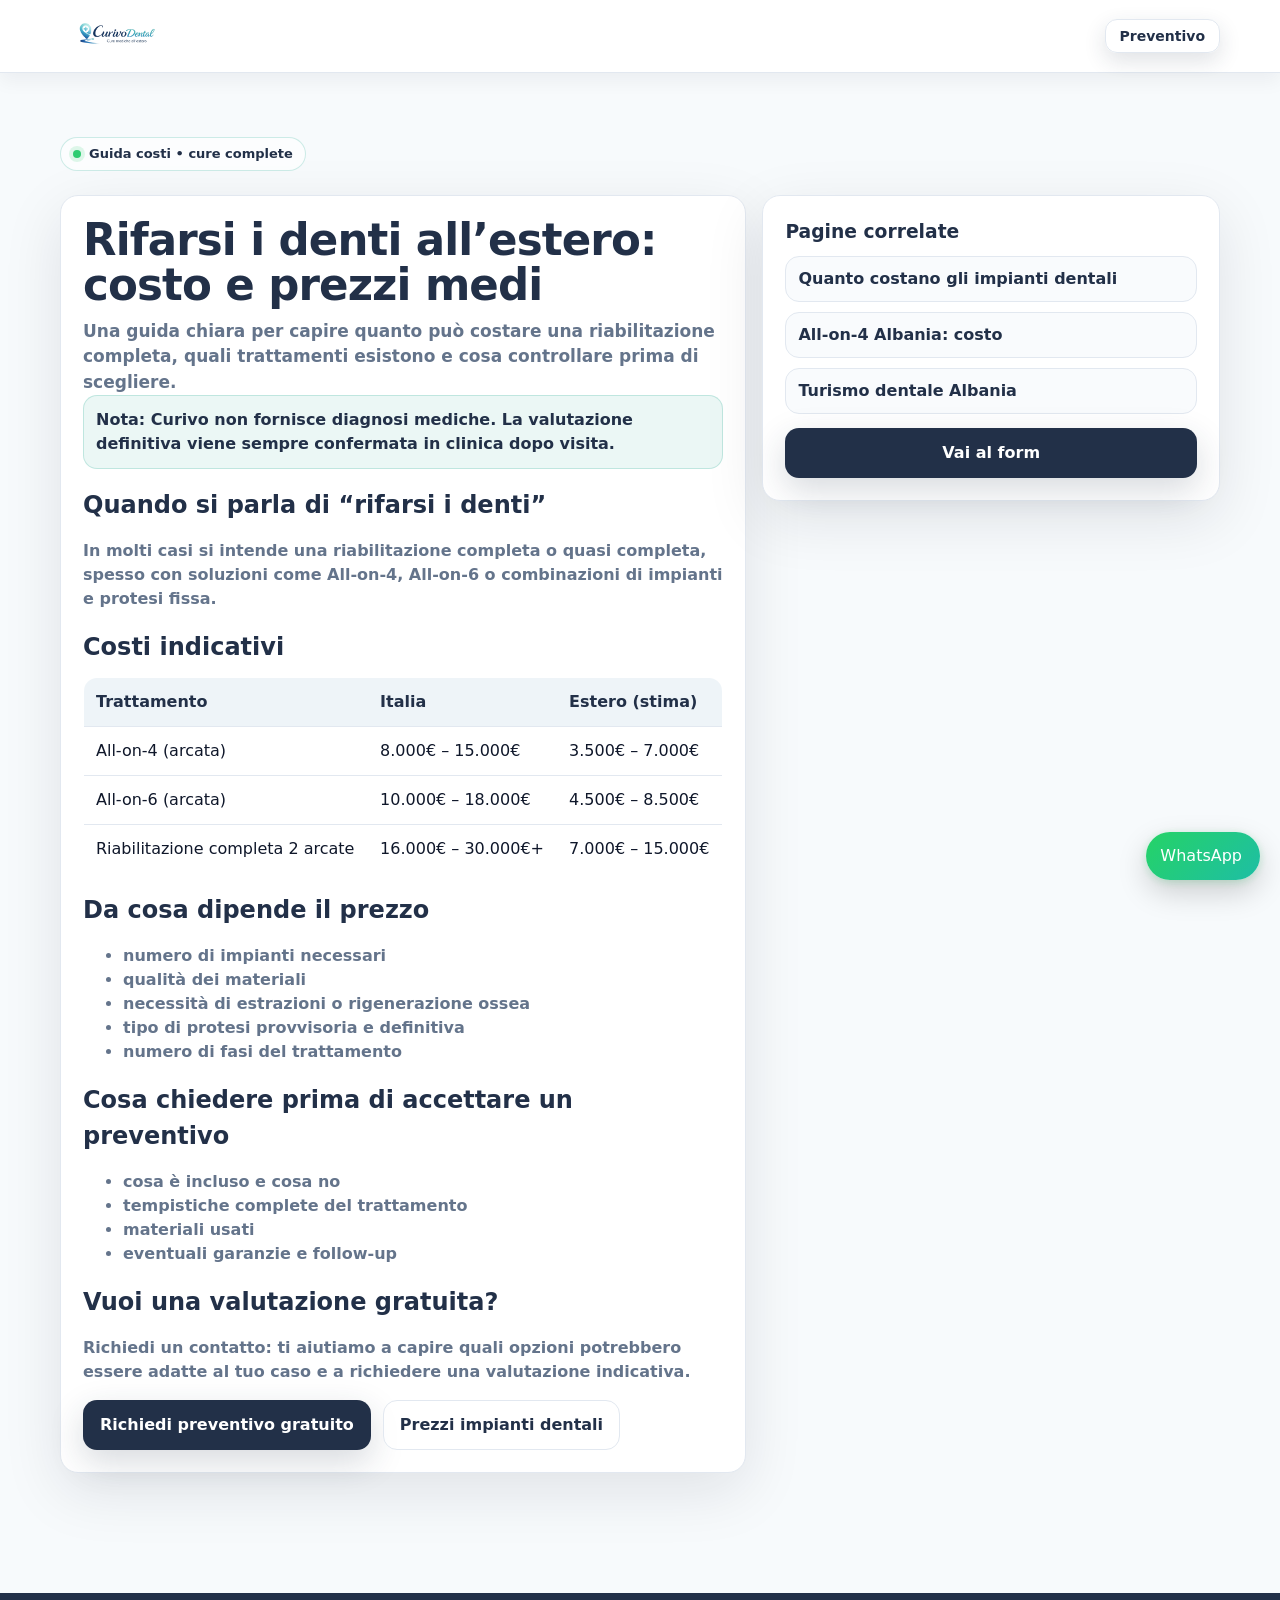
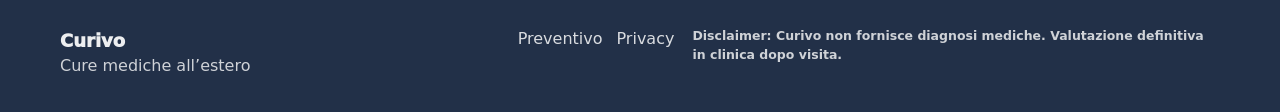
<file: rifarsi-i-denti-all-estero-costo.html>
<!doctype html>
<html lang="it">
<head>
  <meta charset="utf-8" />
  <meta name="viewport" content="width=device-width, initial-scale=1" />
  <title>Rifarsi i denti all’estero: costo e prezzi medi | Curivo</title>
  <meta name="description" content="Quanto costa rifarsi i denti all’estero? Scopri prezzi medi, soluzioni come All-on-4 e All-on-6, cosa include il preventivo e come richiedere una valutazione gratuita." />
  <link rel="canonical" href="https://curivo.org/rifarsi-i-denti-all-estero-costo.html" />

  <link rel="icon" href="/favicon.ico">
  <link rel="icon" type="image/png" sizes="32x32" href="/favicon_32.png">
  <link rel="icon" type="image/png" sizes="16x16" href="/favicon_16.png">
  <link rel="apple-touch-icon" sizes="180x180" href="/favicon_180.png">

  <link rel="stylesheet" href="/assets/styles.css" />
  <style>
    .wrap{padding:24px 0 64px}
    .grid{display:grid;grid-template-columns:1.2fr .8fr;gap:16px;align-items:start}
    .cardx{background:#fff;border:1px solid var(--border);border-radius:var(--radius);box-shadow:var(--shadow);padding:22px}
    h1{margin:0 0 10px;color:var(--navy);letter-spacing:-.02em;font-size:clamp(28px,3.4vw,44px)}
    h2{margin:18px 0 8px;color:var(--navy)}
    p,li{color:var(--muted);font-weight:700}
    .table{width:100%;border-collapse:collapse;margin:12px 0;border:1px solid var(--border);border-radius:14px;overflow:hidden}
    .table th,.table td{padding:12px;border-bottom:1px solid var(--border);text-align:left}
    .table th{background:rgba(40,120,160,.08);color:var(--navy);font-weight:900}
    .note{background:rgba(60,180,160,.10);border:1px solid rgba(60,180,160,.25);border-radius:14px;padding:12px;color:var(--navy);font-weight:800}
    .side{position:sticky;top:86px}
    .rel a{display:block;padding:10px 12px;border:1px solid var(--border);border-radius:14px;background:rgba(247,250,252,.7);margin-top:10px;font-weight:900;color:var(--navy)}
    @media (max-width:980px){.grid{grid-template-columns:1fr}.side{position:static}}
  </style>

  <script type="application/ld+json">
  {
    "@context":"https://schema.org",
    "@type":"FAQPage",
    "mainEntity":[
      {
        "@type":"Question",
        "name":"Quanto costa rifarsi i denti all’estero?",
        "acceptedAnswer":{
          "@type":"Answer",
          "text":"Dipende dal piano di trattamento. Per riabilitazioni complete come All-on-4 o All-on-6 si parla spesso di diverse migliaia di euro, con differenze importanti tra Italia ed estero."
        }
      },
      {
        "@type":"Question",
        "name":"Il viaggio è incluso nel prezzo?",
        "acceptedAnswer":{
          "@type":"Answer",
          "text":"Non sempre. In alcuni casi il viaggio e l’hotel sono separati, in altri si possono valutare soluzioni con supporto logistico."
        }
      },
      {
        "@type":"Question",
        "name":"Come si ottiene un preventivo accurato?",
        "acceptedAnswer":{
          "@type":"Answer",
          "text":"Il modo migliore è inviare i dettagli del caso e, se disponibili, foto o esami. La valutazione definitiva viene confermata in clinica dopo visita."
        }
      }
    ]
  }
  </script>
</head>

<body>
  <header class="topbar">
    <div class="container topbar-inner">
      <a class="brand" href="/">
        <img class="brand-logo" src="/curivo_logo_header.png" alt="Curivo">
      </a>
      <div class="topbar-cta">
        <a class="btn ghost" href="/#form">Preventivo</a>
      </div>
    </div>
  </header>

  <section class="section">
    <div class="container"><div class="pill"><span class="pill-dot"></span>Guida costi • cure complete</div></div>

    <div class="container wrap">
      <div class="grid">
        <article class="cardx">
          <h1>Rifarsi i denti all’estero: costo e prezzi medi</h1>
          <p class="lead" style="margin-top:6px;max-width:860px;">
            Una guida chiara per capire quanto può costare una riabilitazione completa, quali trattamenti esistono e cosa controllare prima di scegliere.
          </p>

          <div class="note">
            Nota: Curivo non fornisce diagnosi mediche. La valutazione definitiva viene sempre confermata in clinica dopo visita.
          </div>

          <h2>Quando si parla di “rifarsi i denti”</h2>
          <p>
            In molti casi si intende una riabilitazione completa o quasi completa, spesso con soluzioni come All-on-4, All-on-6 o combinazioni di impianti e protesi fissa.
          </p>

          <h2>Costi indicativi</h2>
          <table class="table" aria-label="Costi rifarsi i denti all'estero">
            <thead>
              <tr>
                <th>Trattamento</th>
                <th>Italia</th>
                <th>Estero (stima)</th>
              </tr>
            </thead>
            <tbody>
              <tr>
                <td>All-on-4 (arcata)</td>
                <td>8.000€ – 15.000€</td>
                <td>3.500€ – 7.000€</td>
              </tr>
              <tr>
                <td>All-on-6 (arcata)</td>
                <td>10.000€ – 18.000€</td>
                <td>4.500€ – 8.500€</td>
              </tr>
              <tr>
                <td>Riabilitazione completa 2 arcate</td>
                <td>16.000€ – 30.000€+</td>
                <td>7.000€ – 15.000€</td>
              </tr>
            </tbody>
          </table>

          <h2>Da cosa dipende il prezzo</h2>
          <ul>
            <li>numero di impianti necessari</li>
            <li>qualità dei materiali</li>
            <li>necessità di estrazioni o rigenerazione ossea</li>
            <li>tipo di protesi provvisoria e definitiva</li>
            <li>numero di fasi del trattamento</li>
          </ul>

          <h2>Cosa chiedere prima di accettare un preventivo</h2>
          <ul>
            <li>cosa è incluso e cosa no</li>
            <li>tempistiche complete del trattamento</li>
            <li>materiali usati</li>
            <li>eventuali garanzie e follow-up</li>
          </ul>

          <h2>Vuoi una valutazione gratuita?</h2>
          <p>
            Richiedi un contatto: ti aiutiamo a capire quali opzioni potrebbero essere adatte al tuo caso e a richiedere una valutazione indicativa.
          </p>

          <div class="cta-row">
            <a class="btn" href="/#form">Richiedi preventivo gratuito</a>
            <a class="btn ghost" href="/costo-impianti-dentali.html">Prezzi impianti dentali</a>
          </div>
        </article>

        <aside class="side">
          <div class="cardx">
            <h3 style="margin:0 0 10px; color:var(--navy);">Pagine correlate</h3>
            <div class="rel">
              <a href="/costo-impianti-dentali.html">Quanto costano gli impianti dentali</a>
              <a href="/all-on-4-albania-costo.html">All-on-4 Albania: costo</a>
              <a href="https://curivo.pages.dev/turismo-dentale-albania.html">Turismo dentale Albania</a>
            </div>
            <div class="cta-row" style="margin-top:14px;">
              <a class="btn full" href="/#form">Vai al form</a>
            </div>
          </div>
        </aside>
      </div>
    </div>
  </section>

  <footer class="footer">
    <div class="container footer-grid">
      <div><div class="footer-brand">Curivo</div><div class="footer-sub">Cure mediche all’estero</div></div>
      <div class="footer-links"><a href="/#form">Preventivo</a><a href="/privacy.html">Privacy</a></div>
      <div class="footer-note"><b>Disclaimer:</b> Curivo non fornisce diagnosi mediche. Valutazione definitiva in clinica dopo visita.</div>
    </div>
  </footer>

  <a class="wa-float" href="https://wa.me/393389074428?text=Ciao%2C%20vorrei%20un%20preventivo%20per%20rifarmi%20i%20denti%20all%E2%80%99estero" target="_blank" rel="noopener">WhatsApp</a>
</body>
</html>
</file>
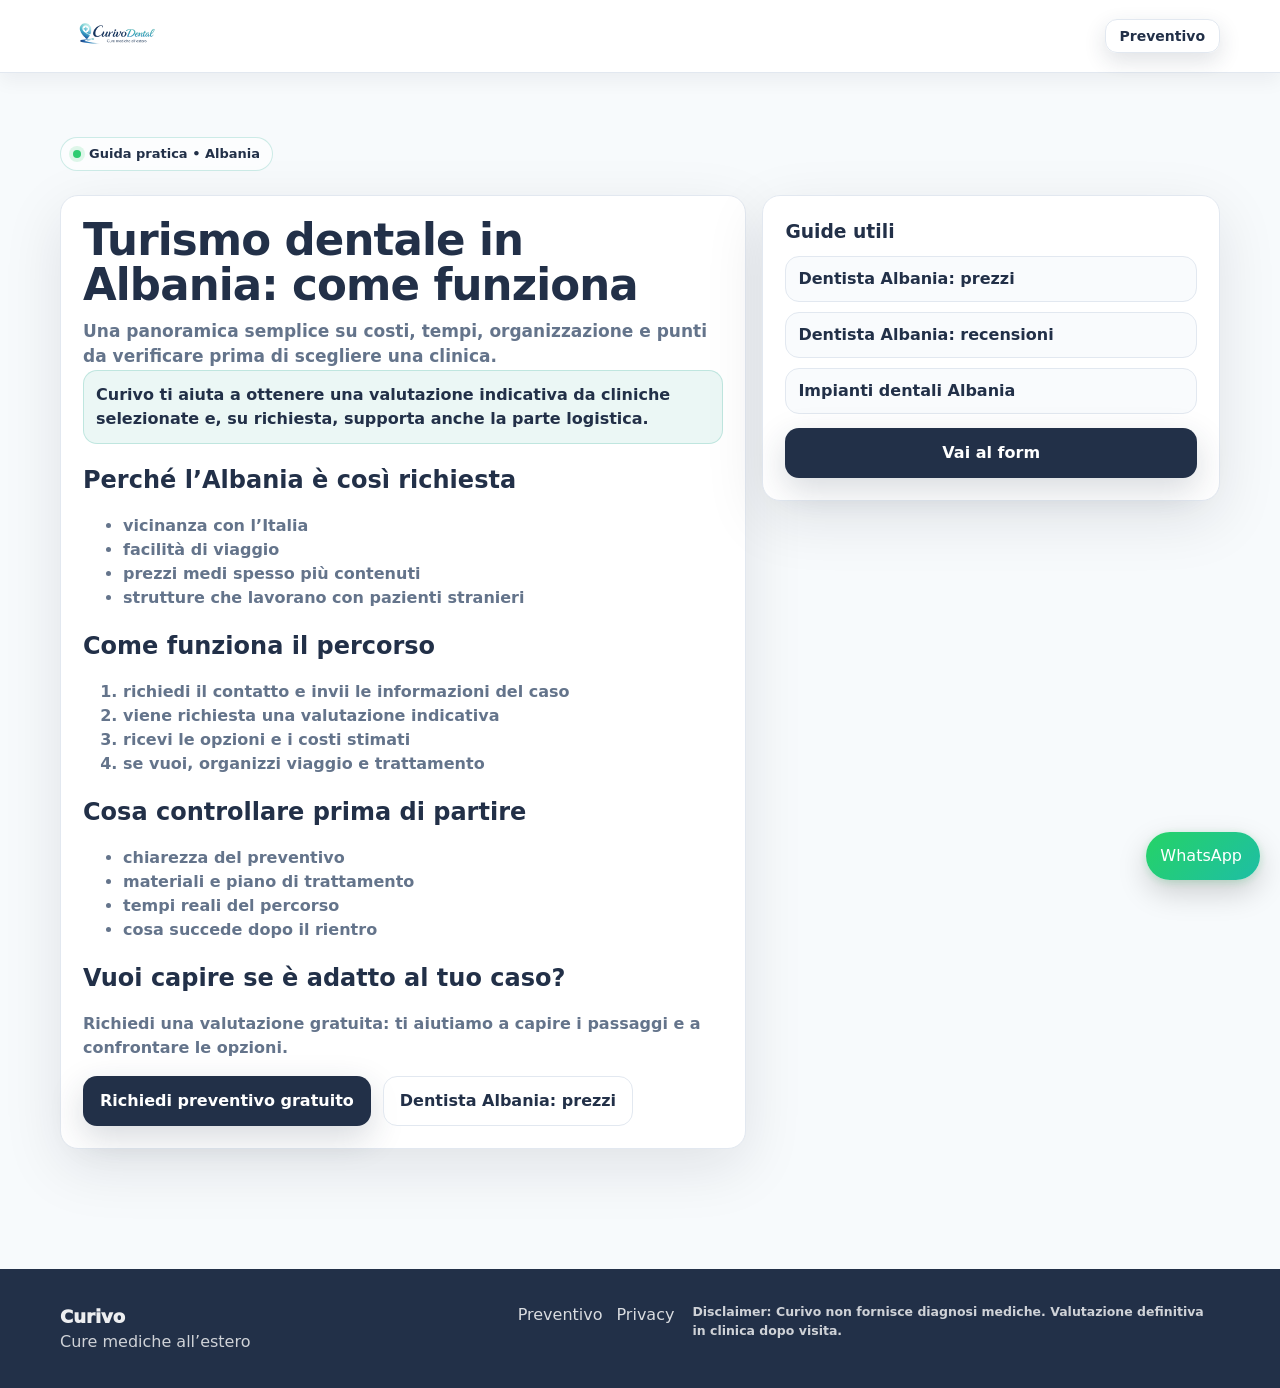
<file: turismo-dentale-albania.html>
<!doctype html>
<html lang="it">
<head>
  <meta charset="utf-8" />
  <meta name="viewport" content="width=device-width, initial-scale=1" />
  <title>Turismo dentale in Albania: come funziona | Curivo</title>
  <meta name="description" content="Come funziona il turismo dentale in Albania? Costi, tempi, vantaggi, cosa controllare prima di partire e come richiedere una valutazione gratuita." />
  <link rel="canonical" href="https://curivo.org/turismo-dentale-albania.html" />

  <link rel="icon" href="/favicon.ico">
  <link rel="icon" type="image/png" sizes="32x32" href="/favicon_32.png">
  <link rel="icon" type="image/png" sizes="16x16" href="/favicon_16.png">
  <link rel="apple-touch-icon" sizes="180x180" href="/favicon_180.png">

  <link rel="stylesheet" href="/assets/styles.css" />
  <style>
    .wrap{padding:24px 0 64px}
    .grid{display:grid;grid-template-columns:1.2fr .8fr;gap:16px;align-items:start}
    .cardx{background:#fff;border:1px solid var(--border);border-radius:var(--radius);box-shadow:var(--shadow);padding:22px}
    h1{margin:0 0 10px;color:var(--navy);letter-spacing:-.02em;font-size:clamp(28px,3.4vw,44px)}
    h2{margin:18px 0 8px;color:var(--navy)}
    p,li{color:var(--muted);font-weight:700}
    .side{position:sticky;top:86px}
    .rel a{display:block;padding:10px 12px;border:1px solid var(--border);border-radius:14px;background:rgba(247,250,252,.7);margin-top:10px;font-weight:900;color:var(--navy)}
    .note{background:rgba(60,180,160,.10);border:1px solid rgba(60,180,160,.25);border-radius:14px;padding:12px;color:var(--navy);font-weight:800}
    @media (max-width:980px){.grid{grid-template-columns:1fr}.side{position:static}}
  </style>

  <script type="application/ld+json">
  {
    "@context":"https://schema.org",
    "@type":"FAQPage",
    "mainEntity":[
      {
        "@type":"Question",
        "name":"Perché molte persone scelgono il turismo dentale in Albania?",
        "acceptedAnswer":{
          "@type":"Answer",
          "text":"Per la vicinanza con l’Italia, i prezzi medi spesso più bassi e la presenza di cliniche che lavorano con pazienti internazionali."
        }
      },
      {
        "@type":"Question",
        "name":"È possibile organizzare anche il viaggio?",
        "acceptedAnswer":{
          "@type":"Answer",
          "text":"Sì, in alcuni casi si possono valutare soluzioni con supporto logistico, hotel e transfer."
        }
      }
    ]
  }
  </script>
</head>

<body>
  <header class="topbar">
    <div class="container topbar-inner">
      <a class="brand" href="/"><img class="brand-logo" src="/curivo_logo_header.png" alt="Curivo"></a>
      <div class="topbar-cta">
        <a class="btn ghost" href="/#form">Preventivo</a>
      </div>
    </div>
  </header>

  <section class="section">
    <div class="container"><div class="pill"><span class="pill-dot"></span>Guida pratica • Albania</div></div>

    <div class="container wrap">
      <div class="grid">
        <article class="cardx">
          <h1>Turismo dentale in Albania: come funziona</h1>
          <p class="lead" style="margin-top:6px;max-width:860px;">
            Una panoramica semplice su costi, tempi, organizzazione e punti da verificare prima di scegliere una clinica.
          </p>

          <div class="note">
            Curivo ti aiuta a ottenere una valutazione indicativa da cliniche selezionate e, su richiesta, supporta anche la parte logistica.
          </div>

          <h2>Perché l’Albania è così richiesta</h2>
          <ul>
            <li>vicinanza con l’Italia</li>
            <li>facilità di viaggio</li>
            <li>prezzi medi spesso più contenuti</li>
            <li>strutture che lavorano con pazienti stranieri</li>
          </ul>

          <h2>Come funziona il percorso</h2>
          <ol>
            <li>richiedi il contatto e invii le informazioni del caso</li>
            <li>viene richiesta una valutazione indicativa</li>
            <li>ricevi le opzioni e i costi stimati</li>
            <li>se vuoi, organizzi viaggio e trattamento</li>
          </ol>

          <h2>Cosa controllare prima di partire</h2>
          <ul>
            <li>chiarezza del preventivo</li>
            <li>materiali e piano di trattamento</li>
            <li>tempi reali del percorso</li>
            <li>cosa succede dopo il rientro</li>
          </ul>

          <h2>Vuoi capire se è adatto al tuo caso?</h2>
          <p>
            Richiedi una valutazione gratuita: ti aiutiamo a capire i passaggi e a confrontare le opzioni.
          </p>

          <div class="cta-row">
            <a class="btn" href="/#form">Richiedi preventivo gratuito</a>
            <a class="btn ghost" href="/dentista-albania-prezzi.html">Dentista Albania: prezzi</a>
          </div>
        </article>

        <aside class="side">
          <div class="cardx">
            <h3 style="margin:0 0 10px; color:var(--navy);">Guide utili</h3>
            <div class="rel">
              <a href="/dentista-albania-prezzi.html">Dentista Albania: prezzi</a>
              <a href="/dentista-albania-recensioni.html">Dentista Albania: recensioni</a>
              <a href="/impianti-dentali-albania-prezzi.html">Impianti dentali Albania</a>
            </div>
            <div class="cta-row" style="margin-top:14px;">
              <a class="btn full" href="/#form">Vai al form</a>
            </div>
          </div>
        </aside>
      </div>
    </div>
  </section>

  <footer class="footer">
    <div class="container footer-grid">
      <div><div class="footer-brand">Curivo</div><div class="footer-sub">Cure mediche all’estero</div></div>
      <div class="footer-links"><a href="/#form">Preventivo</a><a href="/privacy.html">Privacy</a></div>
      <div class="footer-note"><b>Disclaimer:</b> Curivo non fornisce diagnosi mediche. Valutazione definitiva in clinica dopo visita.</div>
    </div>
  </footer>

  <a class="wa-float" href="https://wa.me/393389074428?text=Ciao%2C%20vorrei%20informazioni%20sul%20turismo%20dentale%20in%20Albania" target="_blank" rel="noopener">WhatsApp</a>
</body>
</html>
</file>
<file: assets/styles.css>
:root{
  --navy:#223048;
  --teal:#3CB4A0;
  --blue:#2878A0;

  --bg:#F7FAFC;
  --card:#FFFFFF;
  --text:#0F172A;
  --muted:#64748B;
  --border:#E2E8F0;

  --shadow:0 18px 60px rgba(15,23,42,.10);
  --radius:18px;
}

*{box-sizing:border-box}
html,body{height:100%}
html{scroll-behavior:smooth}

body{
  margin:0;
  background:var(--bg);
  color:var(--text);
  font-family:"Plus Jakarta Sans","Inter",system-ui,-apple-system,Segoe UI,Roboto,Arial,sans-serif;
  line-height:1.5;
}

a{color:inherit;text-decoration:none}
img{max-width:100%;display:block}

.container{
  width:min(1160px, calc(100% - 44px));
  margin:0 auto;
}

.btn{
  display:inline-flex;
  align-items:center;
  justify-content:center;
  gap:8px;
  padding:12px 16px;
  border-radius:14px;
  background:var(--navy);
  color:#fff;
  font-weight:800;
  border:1px solid transparent;
  box-shadow:0 12px 34px rgba(34,48,72,.18);
  transition:transform .15s ease, box-shadow .15s ease, filter .15s ease;
}

.btn:hover{
  transform:translateY(-1px);
  box-shadow:0 16px 40px rgba(34,48,72,.22);
}

.btn:active{
  transform:translateY(0);
}

.btn.full{width:100%}

.btn.ghost{
  background:rgba(255,255,255,.75);
  color:var(--navy);
  border:1px solid var(--border);
  box-shadow:none;
}

.topbar{
  position:sticky;
  top:0;
  background:#fff;
  border-bottom:1px solid var(--border);
  box-shadow:0 8px 18px rgba(15,23,42,.05);
  z-index:1000;
  margin-bottom:12px;
}

.topbar-inner{
  display:flex;
  align-items:center;
  justify-content:space-between;
  gap:16px;
  padding:12px 0;
  flex-wrap:nowrap;
}

.brand{
  display:flex;
  align-items:center;
  text-decoration:none;
}

.brand-logo{
  display:block;
  width:auto;
  height:72px;
  max-width:none;
}

.nav{
  display:flex;
  gap:24px;
  align-items:center;
  color:var(--muted);
  font-weight:700;
  font-size:14px;
}

.nav a{
  padding:8px 14px;
  border-radius:12px;
}

.nav a:hover{
  background:#fff;
  color:var(--text);
}

.topbar-cta{
  display:flex;
  align-items:center;
  gap:12px;
  flex:0 0 auto;
}

.topbar-cta .btn{
  white-space:nowrap;
  padding:12px 18px;
  border-radius:14px;
}

.hero{
  padding:64px 0 24px;
  background:
    radial-gradient(circle at 20% 0%, rgba(60,180,160,0.12), transparent 55%),
    radial-gradient(circle at 80% 10%, rgba(40,120,160,0.08), transparent 60%);
}

.hero-grid{
  display:grid;
  grid-template-columns:minmax(0,1.08fr) minmax(360px,460px);
  gap:34px;
  align-items:start;
}

.hero-right{
  justify-self:end;
  width:min(100%, 460px);
  margin-left:0;
}

.pill{
  display:inline-flex;
  align-items:center;
  gap:8px;
  padding:6px 12px;
  border-radius:999px;
  background:rgba(255,255,255,0.6);
  border:1px solid rgba(60,180,160,.25);
  font-size:13px;
  font-weight:700;
  color:var(--navy);
  backdrop-filter:blur(6px);
  white-space:nowrap;
}

.pill-dot{
  width:8px;
  height:8px;
  border-radius:50%;
  background:#2ecc71;
  box-shadow:0 0 0 4px rgba(46,204,113,.15);
}

h1{
  margin:16px 0 12px;
  font-size:clamp(34px, 4.2vw, 56px);
  line-height:1.05;
  letter-spacing:-.02em;
  color:var(--navy);
}

.grad{
  background:linear-gradient(90deg, var(--blue), var(--teal));
  -webkit-background-clip:text;
  background-clip:text;
  color:transparent;
}

.lead{
  margin:0;
  color:var(--muted);
  font-size:17px;
}

.hero-actions{
  display:flex;
  gap:14px;
  flex-wrap:wrap;
  margin-top:22px;
}

.hero-feature-row{
  display:flex;
  align-items:center;
  gap:10px;
  margin-top:18px;
  margin-bottom:12px;
  flex-wrap:nowrap;
}

.hero-feature-pill{
  display:inline-flex;
  align-items:center;
  gap:8px;
  padding:9px 12px;
  border-radius:14px;
  background:rgba(255,255,255,0.78);
  border:1px solid rgba(60,180,160,.18);
  box-shadow:0 10px 28px rgba(15,23,42,.05);
  backdrop-filter:blur(10px);
  white-space:nowrap;
}

.hero-feature-icon{
  width:28px;
  height:28px;
  border-radius:10px;
  display:flex;
  align-items:center;
  justify-content:center;
  background:linear-gradient(135deg, rgba(60,180,160,.16), rgba(43,108,176,.12));
  font-size:14px;
  flex:0 0 auto;
}

.hero-feature-text{
  font-size:14px;
  font-weight:750;
  color:var(--navy);
  line-height:1.2;
  white-space:nowrap;
}

@media (max-width:1200px){
  .hero-feature-row{
    flex-wrap:wrap;
  }
}

.hero-benefits-cards{
  display:grid;
  grid-template-columns:repeat(3,1fr);
  gap:14px;
  margin-top:20px;
}

.hero-benefit-card{
  display:flex;
  align-items:flex-start;
  gap:12px;
  padding:16px 16px 15px;
  background:rgba(255,255,255,0.72);
  border:1px solid rgba(60,180,160,.22);
  border-radius:18px;
  box-shadow:0 10px 28px rgba(15,23,42,.05);
  backdrop-filter:blur(10px);
  transition:all .25s ease;
}

.hero-benefit-card:hover{
  transform:translateY(-3px);
  box-shadow:0 16px 34px rgba(15,23,42,.08);
}

.hero-benefit-icon{
  width:40px;
  height:40px;
  border-radius:12px;
  display:flex;
  align-items:center;
  justify-content:center;
  font-size:18px;
  background:linear-gradient(135deg, rgba(60,180,160,.16), rgba(43,108,176,.12));
  flex:0 0 auto;
}

.hero-benefit-content{min-width:0}

.hero-benefit-title{
  color:var(--navy);
  font-size:16px;
  font-weight:900;
  line-height:1.2;
  margin-bottom:4px;
}

.hero-benefit-text{
  color:var(--muted);
  font-size:13px;
  font-weight:700;
  line-height:1.45;
}

.hero-metrics{
  display:grid;
  grid-template-columns:repeat(3,1fr);
  gap:14px;
  margin-top:22px;
}

.hero-metric{
  background:rgba(255,255,255,0.88);
  border:1px solid var(--border);
  border-radius:20px;
  padding:18px 18px 16px;
  box-shadow:0 12px 30px rgba(15,23,42,.06);
  backdrop-filter:blur(10px);
}

.hero-metric.featured{
  border-color:rgba(60,180,160,.28);
  box-shadow:0 18px 40px rgba(60,180,160,.10);
}

.hero-metric-label{
  font-size:13px;
  font-weight:800;
  color:var(--muted);
  margin-bottom:8px;
}

.hero-metric-value{
  font-size:22px;
  line-height:1.1;
  font-weight:900;
  color:var(--navy);
  letter-spacing:-.02em;
}

.hero-metric-sub{
  margin-top:8px;
  font-size:14px;
  line-height:1.4;
  font-weight:700;
  color:var(--muted);
}

.hero-steps{
  margin-top:18px;
  padding:16px;
  background:rgba(255,255,255,.72);
  border:1px solid rgba(60,180,160,.2);
  border-radius:20px;
  box-shadow:0 12px 28px rgba(15,23,42,.05);
  backdrop-filter:blur(8px);
}

.hero-steps-head{
  font-size:13px;
  font-weight:900;
  text-transform:uppercase;
  letter-spacing:.06em;
  color:rgba(34,48,72,.78);
  margin-bottom:12px;
}

.hero-steps-grid{
  display:grid;
  grid-template-columns:repeat(3,minmax(0,1fr));
  gap:10px;
}

.hero-step-card{
  display:flex;
  align-items:center;
  gap:10px;
  background:#fff;
  border:1px solid var(--border);
  border-radius:14px;
  padding:12px 10px 12px 12px;
  min-height:88px;
}

.hero-step-content{
  min-width:0;
  display:flex;
  flex-direction:column;
  justify-content:center;
}

.hero-step-index{
  width:24px;
  height:24px;
  border-radius:999px;
  flex:0 0 auto;
  display:inline-flex;
  align-items:center;
  justify-content:center;
  font-size:12px;
  font-weight:900;
  color:var(--navy);
  background:linear-gradient(135deg, rgba(60,180,160,.2), rgba(43,108,176,.18));
}

.hero-step-card h3{
  margin:0;
  color:var(--navy);
  font-size:13px;
  line-height:1.15;
  white-space:nowrap;
}

.hero-step-card p{
  margin:5px 0 0;
  color:var(--muted);
  font-size:11px;
  line-height:1.35;
  font-weight:700;
}

.fineprint{
  margin-top:10px;
  color:#94A3B8;
  font-size:12px;
  font-weight:700;
}

.hero-card{
  background:#fff;
  border:1px solid rgba(226,232,240,.85);
  border-radius:24px;
  box-shadow:0 24px 70px rgba(15,23,42,.10);
  overflow:hidden;
}

.hero-card-head{
  padding:18px 20px 16px;
  border-bottom:1px solid rgba(226,232,240,.85);
  background:
    radial-gradient(circle at 12% 0%, rgba(60,180,160,.18), transparent 60%),
    radial-gradient(circle at 88% 0%, rgba(40,120,160,.14), transparent 58%),
    linear-gradient(180deg, rgba(255,255,255,.92), rgba(255,255,255,1));
}

.hero-card-title{
  font-weight:950;
  font-size:20px;
  letter-spacing:-0.015em;
  color:var(--navy);
  margin:0;
}

.hero-card-sub{
  margin-top:5px;
  font-size:13px;
  font-weight:650;
  color:rgba(100,116,139,.95);
}

.form{
  padding:16px 18px 18px;
  display:grid;
  gap:10px;
}

.form label span{
  display:block;
  font-size:12px;
  font-weight:850;
  letter-spacing:.02em;
  color:rgba(34,48,72,.95);
  margin-bottom:5px;
}

input,textarea,select{
  width:100%;
  border:1px solid rgba(226,232,240,.95);
  border-radius:12px;
  padding:10px 12px;
  min-height:44px;
  font:inherit;
  font-size:15px;
  background:rgba(255,255,255,.96);
  outline:none;
  transition:border-color .15s ease, box-shadow .15s ease, transform .08s ease;
}

input::placeholder,
textarea::placeholder{
  color:rgba(100,116,139,.70);
  font-weight:650;
}

input:focus,
textarea:focus,
select:focus{
  border-color:rgba(60,180,160,.90);
  box-shadow:
    0 0 0 5px rgba(60,180,160,.14),
    0 14px 40px rgba(15,23,42,.10);
}

select{
  appearance:none;
  background-image:
    linear-gradient(45deg, transparent 50%, rgba(34,48,72,.65) 50%),
    linear-gradient(135deg, rgba(34,48,72,.65) 50%, transparent 50%);
  background-position:
    calc(100% - 18px) calc(50% - 2px),
    calc(100% - 12px) calc(50% - 2px);
  background-size:6px 6px, 6px 6px;
  background-repeat:no-repeat;
  padding-right:40px;
}

textarea{
  min-height:92px;
  resize:vertical;
}

.consent{
  display:flex;
  gap:10px;
  align-items:flex-start;
  color:rgba(100,116,139,.95);
  font-size:12.5px;
  line-height:1.35;
  padding-top:2px;
}

.consent input{
  width:16px;
  height:16px;
  min-height:auto;
  margin-top:2px;
  accent-color:var(--teal);
}

.consent a{
  color:var(--blue);
  font-weight:900;
}

.mini{
  text-align:center;
  color:rgba(100,116,139,.95);
  font-size:13px;
  font-weight:750;
  margin-top:-2px;
}

.mini a{
  color:var(--blue);
  font-weight:900;
  text-decoration:underline;
  text-underline-offset:3px;
}

.form .btn.full{
  min-height:46px;
  border-radius:12px;
  font-weight:950;
  letter-spacing:.01em;
  box-shadow:0 16px 48px rgba(34,48,72,.24);
}

.form .btn.full:hover{
  transform:translateY(-1px);
  box-shadow:0 20px 60px rgba(34,48,72,.28);
  filter:brightness(1.02);
}

.form .btn.full:active{
  transform:translateY(0);
  box-shadow:0 12px 34px rgba(34,48,72,.20);
}

.form-msg{
  display:none;
  padding:10px 12px;
  border-radius:14px;
  font-weight:900;
  font-size:13px;
}

.form-msg.ok{
  display:block;
  background:rgba(22,163,74,.10);
  color:#166534;
  border:1px solid rgba(22,163,74,.25);
}

.form-msg.err{
  display:block;
  background:rgba(239,68,68,.10);
  color:#991B1B;
  border:1px solid rgba(239,68,68,.25);
}

.field-error{
  display:none;
  margin-top:6px;
  font-size:13px;
  font-weight:700;
  color:#d93025;
}

.field-error.show{display:block}

input.input-error,
select.input-error,
textarea.input-error{
  border-color:#d93025 !important;
  box-shadow:0 0 0 4px rgba(217,48,37,.10) !important;
}

.privacy-error{
  display:none;
  margin-top:8px;
  font-size:14px;
  font-weight:700;
  color:#d93025;
}

.privacy-error.show{display:block}

.consent.error{
  outline:2px solid #d93025;
  border-radius:8px;
  padding:6px;
}

.section{
  padding:56px 0;
}

.section.alt{
  background:#fff;
  border-top:1px solid var(--border);
  border-bottom:1px solid var(--border);
}

.section-head{
  display:flex;
  align-items:flex-start;
  justify-content:space-between;
  gap:24px;
  margin-bottom:18px;
}

.section-head h2{
  margin:0;
  max-width:420px;
  font-size:28px;
  letter-spacing:-.02em;
  line-height:1.05;
  color:var(--navy);
}

.section-head p{
  margin:0;
  max-width:620px;
  text-align:right;
  color:var(--muted);
  font-weight:700;
  line-height:1.55;
}

.cta-row{
  display:flex;
  gap:12px;
  margin-top:16px;
  flex-wrap:wrap;
}

.service-grid,
.why-grid,
.testi-grid{
  display:grid;
  grid-template-columns:repeat(3,1fr);
  gap:14px;
}

.service,
.why-card,
.testi{
  background:#fff;
  border:1px solid var(--border);
  border-radius:var(--radius);
  padding:18px;
  box-shadow:var(--shadow);
}

.service-ico{font-size:24px}

.service h3,
.why-card h3{
  margin:8px 0 6px;
  color:var(--navy);
}

.service p,
.why-card p,
.testi p{
  margin:0;
  color:var(--muted);
  font-weight:700;
}

.why-section{background:#f7fafc}

.why-grid{
  gap:20px;
  margin-top:20px;
}

.why-card{
  padding:26px;
  box-shadow:0 12px 35px rgba(0,0,0,.05);
  transition:all .25s ease;
}

.why-card:hover{
  transform:translateY(-6px);
  box-shadow:0 18px 45px rgba(0,0,0,.08);
}

.why-icon{
  width:42px;
  height:42px;
  display:flex;
  align-items:center;
  justify-content:center;
  border-radius:12px;
  font-size:18px;
  margin-bottom:12px;
  background:linear-gradient(135deg,#3cb4a0,#2b6cb0);
  color:#fff;
}

.why-card h3{
  margin:0 0 8px;
  font-size:20px;
}

.why-card p{
  line-height:1.6;
  font-weight:600;
}

.trust-metrics{
  display:grid;
  grid-template-columns:repeat(3,1fr);
  gap:18px;
  margin:6px 0 22px;
}

.trust-metric{
  background:linear-gradient(180deg, #ffffff, rgba(247,250,252,0.92));
  border:1px solid var(--border);
  border-radius:18px;
  padding:22px 20px;
  text-align:center;
  box-shadow:0 12px 35px rgba(0,0,0,.05);
  transition:all .25s ease;
}

.trust-metric:hover{
  transform:translateY(-4px);
  box-shadow:0 18px 45px rgba(0,0,0,.08);
}

.trust-metric-value{
  font-size:34px;
  line-height:1;
  font-weight:900;
  letter-spacing:-.03em;
  color:var(--navy);
  margin-bottom:8px;
}

.trust-metric-label{
  font-size:15px;
  font-weight:700;
  color:var(--muted);
  line-height:1.4;
}

.journey{
  margin-top:16px;
  display:grid;
  grid-template-columns:1.1fr .9fr;
  gap:14px;
}

.journey-left,
.journey-right{
  background:#fff;
  border:1px solid var(--border);
  border-radius:var(--radius);
  padding:18px;
  box-shadow:var(--shadow);
}

.journey h3{
  margin:0 0 8px;
  color:var(--navy);
}

.journey-steps{
  margin:0;
  padding-left:18px;
  color:var(--muted);
  font-weight:800;
}

.journey-block{
  display:grid;
  grid-template-columns:1.3fr .7fr;
  gap:20px;
  margin-top:26px;
}

.journey-card,
.journey-quote{
  background:#fff;
  border-radius:18px;
  border:1px solid var(--border);
  padding:26px;
  box-shadow:0 12px 35px rgba(0,0,0,.05);
}

.journey-card h3{margin-top:0}

.journey-steps{
  display:grid;
  gap:14px;
  margin-top:14px;
  padding-left:0;
}

.step{
  display:flex;
  align-items:center;
  gap:12px;
}

.step-number{
  width:32px;
  height:32px;
  border-radius:50%;
  background:linear-gradient(135deg,#3cb4a0,#2b6cb0);
  color:#fff;
  font-weight:800;
  display:flex;
  align-items:center;
  justify-content:center;
}

.step-text{
  font-weight:700;
  color:var(--navy);
}

.quote{
  font-size:18px;
  font-weight:800;
  color:var(--navy);
  margin:0;
}

.quote-sub,
.quote-author{
  margin-top:10px;
  font-size:14px;
  color:var(--muted);
  font-weight:700;
}

.guides-section{background:#f7fafc}

.guides-grid{
  display:grid;
  grid-template-columns:repeat(3,1fr);
  gap:20px;
  margin-top:20px;
}

.guide-card{
  background:#fff;
  border:1px solid var(--border);
  border-radius:20px;
  box-shadow:0 12px 35px rgba(0,0,0,.05);
  transition:all .25s ease;
  position:relative;
  overflow:hidden;
}

.guide-card-link{
  display:block;
  height:100%;
  padding:22px 20px 20px;
  color:inherit;
  text-decoration:none;
}

.guide-card:hover{
  transform:translateY(-5px);
  box-shadow:0 18px 45px rgba(0,0,0,.08);
}

.guide-card.featured{
  border-color:rgba(60,180,160,.35);
  box-shadow:0 18px 45px rgba(60,180,160,.10);
}

.guide-card.featured::before{
  content:"";
  position:absolute;
  top:0;
  left:0;
  width:100%;
  height:4px;
  background:linear-gradient(90deg,var(--teal),var(--blue));
}

.guide-tag{
  display:inline-flex;
  align-items:center;
  justify-content:center;
  padding:7px 10px;
  border-radius:999px;
  background:rgba(60,180,160,.10);
  border:1px solid rgba(60,180,160,.22);
  color:var(--navy);
  font-size:12px;
  font-weight:800;
  letter-spacing:.02em;
  margin-bottom:14px;
}

.guide-card h3{
  margin:0 0 10px;
  font-size:20px;
  line-height:1.25;
  letter-spacing:-.02em;
}

.guide-card-link h3{
  color:var(--navy);
}

.guide-card-link:hover h3{
  text-decoration:underline;
}

.guide-card p{
  margin:0;
  color:var(--muted);
  font-weight:700;
  line-height:1.65;
}

.testimonials-section{background:#ffffff}

.testimonials-premium-grid{
  display:grid;
  grid-template-columns:repeat(3,1fr);
  gap:20px;
  margin-top:20px;
}

.testimonial-premium-card{
  background:linear-gradient(180deg,#ffffff,rgba(247,250,252,0.92));
  border:1px solid var(--border);
  border-radius:20px;
  padding:24px 22px;
  box-shadow:0 12px 35px rgba(0,0,0,.05);
  transition:all .25s ease;
  display:flex;
  flex-direction:column;
  justify-content:space-between;
  min-height:260px;
}

.testimonial-premium-card:hover{
  transform:translateY(-5px);
  box-shadow:0 18px 45px rgba(0,0,0,.08);
}

.testimonial-premium-card.featured{
  border-color:rgba(60,180,160,.35);
  box-shadow:0 18px 45px rgba(60,180,160,.10);
  position:relative;
  overflow:hidden;
}

.testimonial-premium-card.featured::before{
  content:"";
  position:absolute;
  top:0;
  left:0;
  width:100%;
  height:4px;
  background:linear-gradient(90deg,var(--teal),var(--blue));
}

.testimonial-stars{
  color:#f5b301;
  letter-spacing:.14em;
  font-size:16px;
  font-weight:900;
  margin-bottom:14px;
}

.testimonial-text{
  margin:0;
  color:var(--navy);
  font-size:17px;
  line-height:1.75;
  font-weight:700;
  flex:1;
}

.testimonial-footer{
  display:flex;
  align-items:center;
  gap:12px;
  margin-top:20px;
}

.testimonial-avatar{
  width:44px;
  height:44px;
  border-radius:50%;
  display:flex;
  align-items:center;
  justify-content:center;
  background:linear-gradient(135deg,var(--teal),var(--blue));
  color:#fff;
  font-weight:900;
  font-size:16px;
  flex:0 0 auto;
}

.testimonial-name{
  color:var(--navy);
  font-weight:900;
  font-size:15px;
}

.testimonial-city{
  color:var(--muted);
  font-weight:700;
  font-size:14px;
}

.testimonials-cta{
  justify-content:center;
  margin-top:24px;
}

.testi-grid .stars{
  color:#F59E0B;
  font-weight:1000;
  letter-spacing:.06em;
}

.who{
  color:var(--navy);
  font-weight:900;
}

.results-showcase{
  display:grid;
  grid-template-columns:repeat(auto-fit, minmax(320px, 1fr));
  gap:22px;
  margin-top:20px;
  align-items:stretch;
}

.result-card{
  background:#fff;
  border:1px solid var(--border);
  border-radius:24px;
  padding:22px;
  width:100%;
  height:100%;
  display:flex;
  flex-direction:column;
  box-shadow:0 16px 40px rgba(15,23,42,.05);
}

.result-head{
  display:flex;
  align-items:flex-start;
  justify-content:space-between;
  gap:16px;
  margin-bottom:16px;
}

.result-head h3{
  margin:0;
  font-size:28px;
  line-height:1.1;
  color:var(--navy);
  letter-spacing:-.02em;
}

.result-meta{
  display:flex;
  gap:12px;
  flex-wrap:wrap;
  justify-content:flex-end;
}

.result-meta span{
  display:inline-flex;
  align-items:center;
  justify-content:center;
  padding:8px 12px;
  border-radius:999px;
  border:1px solid var(--border);
  background:rgba(247,250,252,.9);
  color:var(--muted);
  font-size:13px;
  font-weight:800;
}

/* BEFORE / AFTER */
.ba{
  position:relative;
  width:100%;
  aspect-ratio:4 / 3;
  overflow:hidden;
  border-radius:22px;
  background:#eaf1f7;
  user-select:none;
  touch-action:none;
}

@media (max-width: 900px){
  .results-showcase{
    grid-template-columns:1fr;
  }
}

.ba-img{
  position:absolute;
  inset:0;
  width:100%;
  height:100%;
  object-fit:cover;
  display:block;
}

.ba-after-wrap{
  position:absolute;
  inset:0 auto 0 0;
  width:55%;
  height:100%;
  overflow:hidden;
  z-index:2;
}

.ba-after-wrap .ba-img{
  position:absolute;
  inset:0;
  width:100%;
  height:100%;
  object-fit:cover;
}

.ba-divider{
  position:absolute;
  top:0;
  bottom:0;
  left:55%;
  width:3px;
  transform:translateX(-50%);
  background:rgba(36,49,83,.35);
  z-index:3;
}

.ba-handle{
  position:absolute;
  top:50%;
  left:55%;
  transform:translate(-50%, -50%);
  width:62px;
  height:62px;
  border-radius:50%;
  background:#fff;
  border:1px solid rgba(36,49,83,.08);
  box-shadow:0 12px 30px rgba(15,23,42,.14);
  display:flex;
  align-items:center;
  justify-content:center;
  font-size:28px;
  font-weight:900;
  color:var(--navy);
  z-index:4;
  pointer-events:none;
}

.ba-range{
  position:absolute;
  inset:0;
  width:100%;
  height:100%;
  opacity:0;
  cursor:ew-resize;
  z-index:5;
}

.price-compare-premium{
  display:grid;
  grid-template-columns:repeat(3,1fr);
  gap:18px;
  margin-top:10px;
}

.price-premium-card{
  background:#ffffff;
  border:1px solid var(--border);
  border-radius:22px;
  box-shadow:0 20px 50px rgba(15,23,42,.08);
  padding:22px 20px 18px;
  display:flex;
  flex-direction:column;
  gap:16px;
  position:relative;
  overflow:hidden;
}

.price-premium-card.featured{
  border-color:rgba(60,180,160,.35);
  box-shadow:0 24px 60px rgba(60,180,160,.12);
}

.price-premium-card.featured::before{
  content:"";
  position:absolute;
  inset:0 auto auto 0;
  width:100%;
  height:4px;
  background:linear-gradient(90deg, var(--teal), var(--blue));
}

.price-premium-top{
  display:flex;
  align-items:flex-start;
  justify-content:space-between;
  gap:12px;
}

.price-premium-kicker{
  font-size:12px;
  font-weight:800;
  color:var(--muted);
  text-transform:uppercase;
  letter-spacing:.06em;
  margin-bottom:6px;
}

.price-premium-top h3{
  margin:0;
  font-size:24px;
  line-height:1.1;
  color:var(--navy);
  letter-spacing:-.02em;
}

.price-saving{
  flex:0 0 auto;
  display:inline-flex;
  align-items:center;
  justify-content:center;
  padding:8px 10px;
  border-radius:999px;
  background:rgba(60,180,160,.12);
  border:1px solid rgba(60,180,160,.25);
  color:var(--navy);
  font-size:12px;
  font-weight:900;
}

.price-premium-body{
  display:grid;
  gap:12px;
}

.price-line{
  display:flex;
  align-items:center;
  justify-content:space-between;
  gap:14px;
  padding:14px 14px;
  border:1px solid var(--border);
  border-radius:16px;
  background:#fff;
}

.price-line.highlight{
  background:linear-gradient(180deg, rgba(60,180,160,.10), rgba(40,120,160,.05));
  border-color:rgba(60,180,160,.28);
}

.price-label{
  font-size:14px;
  font-weight:800;
  color:var(--muted);
}

.price-value{
  font-size:20px;
  font-weight:900;
  color:var(--navy);
  text-align:right;
  line-height:1.1;
}

.price-premium-footer{
  color:var(--muted);
  font-size:13px;
  font-weight:700;
  line-height:1.5;
}

.price-note{
  margin-top:16px;
  text-align:center;
  color:#7c8aa5;
  font-size:13px;
  font-weight:700;
}

.price-cta{
  justify-content:center;
  margin-top:20px;
}

.faq-section{background:#f7fafc}

.faq-premium{
  display:grid;
  gap:14px;
  margin-top:20px;
}

.faq-item{
  background:#fff;
  border:1px solid var(--border);
  border-radius:18px;
  box-shadow:0 12px 35px rgba(0,0,0,.05);
  overflow:hidden;
  transition:all .25s ease;
}

.faq-item:hover{
  box-shadow:0 18px 45px rgba(0,0,0,.08);
}

.faq-item[open]{
  border-color:rgba(60,180,160,.30);
  box-shadow:0 18px 45px rgba(60,180,160,.10);
}

.faq-item summary{
  list-style:none;
  cursor:pointer;
  display:flex;
  align-items:center;
  justify-content:space-between;
  gap:16px;
  padding:20px 22px;
  font-size:18px;
  font-weight:800;
  color:var(--navy);
}

.faq-item summary::-webkit-details-marker{display:none}

.faq-icon{
  width:26px;
  height:26px;
  border-radius:50%;
  border:1px solid var(--border);
  position:relative;
  flex:0 0 auto;
  background:#fff;
}

.faq-icon::before,
.faq-icon::after{
  content:"";
  position:absolute;
  top:50%;
  left:50%;
  width:12px;
  height:2px;
  background:var(--navy);
  transform:translate(-50%, -50%);
  border-radius:2px;
}

.faq-icon::after{
  transform:translate(-50%, -50%) rotate(90deg);
  transition:opacity .2s ease;
}

.faq-item[open] .faq-icon::after{opacity:0}

.faq-answer{
  padding:0 22px 20px;
  color:var(--muted);
  font-weight:700;
  line-height:1.75;
  font-size:16px;
}

.faq-cta{
  justify-content:center;
  margin-top:24px;
}

.footer{
  padding:34px 0;
  background:var(--navy);
  color:rgba(255,255,255,.92);
}

.footer-grid{
  display:grid;
  grid-template-columns:1fr auto 1.2fr;
  gap:18px;
  align-items:start;
}

.footer-brand{
  font-weight:1000;
  font-size:18px;
}

.footer-sub{opacity:.85}

.footer-links{
  display:flex;
  gap:14px;
  flex-wrap:wrap;
  justify-content:center;
}

.footer-links a{opacity:.9}

.footer-links a:hover{
  opacity:1;
  text-decoration:underline;
}

.footer-note{
  opacity:.85;
  font-size:12.5px;
  font-weight:700;
}

/* Popup */
.popup{
  display:none;
  position:fixed;
  inset:0;
  background:rgba(0,0,0,0.6);
  z-index:1000;
}

.popup-content{
  background:white;
  padding:30px;
  max-width:400px;
  margin:15% auto;
  border-radius:10px;
  text-align:center;
  position:relative;
}

#closePopup{
  position:absolute;
  top:10px;
  right:15px;
  cursor:pointer;
  font-size:18px;
}

.popup-btn{
  display:inline-flex;
  align-items:center;
  justify-content:center;
  margin-top:18px;
  padding:14px 26px;
  background:var(--navy);
  color:#fff;
  font-weight:800;
  font-size:16px;
  border-radius:999px;
  text-decoration:none;
  box-shadow:0 10px 30px rgba(15,23,42,.25);
  transition:all .2s ease;
}

.popup-btn:hover{
  transform:translateY(-2px);
  box-shadow:0 14px 35px rgba(15,23,42,.30);
}

/* WhatsApp */
.wa-float{
  position:fixed;
  right:20px;
  bottom:20px;
  z-index:999;
  display:inline-flex;
  align-items:center;
  gap:10px;
  padding:12px 18px 12px 14px;
  border-radius:999px;
  background:linear-gradient(135deg,#25D366,#1ebea5);
  color:#ffffff;
  text-decoration:none;
  box-shadow:
    0 12px 30px rgba(0,0,0,0.18),
    0 2px 8px rgba(37,211,102,0.20);
  transition:all .25s ease;
}

.wa-float:hover{
  transform:translateY(-2px);
  box-shadow:
    0 16px 34px rgba(0,0,0,0.22),
    0 4px 10px rgba(37,211,102,0.24);
}

.wa-icon{
  width:34px;
  height:34px;
  border-radius:50%;
  display:flex;
  align-items:center;
  justify-content:center;
  background:rgba(255,255,255,0.16);
  font-size:18px;
  flex:0 0 auto;
}

.wa-text{
  display:flex;
  flex-direction:column;
  line-height:1.1;
}

.wa-label{
  font-size:16px;
  font-weight:900;
  color:#fff;
}

.wa-sub{
  font-size:12px;
  font-weight:700;
  color:rgba(255,255,255,0.9);
  margin-top:3px;
}

#form{scroll-margin-top:100px}

/* Responsive */
@media (min-width:1200px){
  .brand-logo{height:82px}
}

@media (max-width:1100px){
  .guides-grid,
  .testimonials-premium-grid,
  .price-compare-premium{
    grid-template-columns:repeat(2,1fr);
  }

  .price-premium-top h3{
    font-size:22px;
  }

  .price-value{
    font-size:18px;
  }
}

@media (max-width:980px){
  .nav{display:none}

  .section{
    padding-top:48px;
    padding-bottom:48px;
  }

  .container{
    width:min(1160px, calc(100% - 32px));
  }

  .topbar-inner{
    padding:10px 0;
    gap:10px;
  }

  .brand-logo{
    height:48px;
  }

  .topbar-cta .btn{
    padding:10px 14px;
    font-size:14px;
    border-radius:12px;
  }

  .hero{
    padding-top:28px;
    padding-bottom:32px;
  }

  .hero-grid{
    grid-template-columns:1fr;
    gap:24px;
  }

  .hero-right{
    justify-self:stretch;
    width:100%;
  }

  .hero-left{
    display:flex;
    flex-direction:column;
    gap:14px;
  }

  .hero h1{
    font-size:clamp(40px, 10vw, 56px);
    line-height:1.03;
    letter-spacing:-.04em;
    margin:0;
  }

  .pill{
    font-size:12px;
    padding:6px 10px;
    margin-bottom:2px;
    width:fit-content;
    max-width:100%;
  }

  .lead{
    font-size:17px;
    line-height:1.65;
    margin:0;
  }

  .hero-actions{
    flex-direction:column;
    align-items:stretch;
    gap:12px;
    margin-top:6px;
  }

  .hero-actions .btn{
    width:100%;
    justify-content:center;
    text-align:center;
  }

  .hero-feature-row{
    flex-wrap:wrap;
  }

  .hero-feature-pill{
    width:100%;
    padding:12px 14px;
    border-radius:16px;
  }

  .hero-feature-text{
    font-size:14px;
    white-space:normal;
  }

  .hero-benefits-cards,
  .hero-metrics,
  .hero-steps-grid,
  .service-grid,
  .why-grid,
  .guides-grid,
  .testimonials-premium-grid,
  .price-compare-premium,
  .trust-metrics,
  .journey-block,
  .testi-grid{
    grid-template-columns:1fr !important;
    gap:16px;
  }

  .hero-metric{
    border-radius:18px;
    padding:16px 16px 14px;
  }

  .hero-metric-value{
    font-size:20px;
  }

  .hero-metric-sub{
    font-size:13px;
  }

  .hero-card{
    border-radius:20px;
  }

  .hero-card-head{
    padding:16px 16px 14px;
  }

  .hero-card-title{
    font-size:24px;
    line-height:1.1;
  }

  .hero-card-sub{
    font-size:14px;
    line-height:1.45;
  }

  .form{
    padding:16px 16px 18px;
  }

  .form label span{
    font-size:14px;
  }

  .form input,
  .form select,
  .form textarea{
    font-size:16px;
  }

  .service,
  .why-card,
  .guide-card,
  .testimonial-premium-card,
  .price-premium-card,
  .trust-metric,
  .journey-card,
  .journey-quote{
    border-radius:20px;
    padding:20px 18px;
  }

  .service h3,
  .why-card h3,
  .guide-card h3{
    font-size:18px;
    line-height:1.25;
  }

  .service p,
  .why-card p,
  .guide-card p{
    font-size:15px;
    line-height:1.6;
  }

  .journey{
    grid-template-columns:1fr;
  }

  .journey-steps{
    gap:12px;
  }

  .step-text{
    font-size:15px;
    line-height:1.45;
  }

  .quote{
    font-size:18px;
    line-height:1.5;
  }

  .guide-tag{
    font-size:12px;
    padding:6px 10px;
  }

  .testimonial-text{
    font-size:16px;
    line-height:1.7;
  }

  .testimonial-footer{
    margin-top:16px;
  }

  .result-card{
    padding:16px;
    border-radius:20px;
  }

  .result-head{
    flex-direction:column;
    align-items:flex-start;
    gap:10px;
  }

  .result-head h3{
    font-size:22px;
  }

  .result-meta{
    justify-content:flex-start;
    gap:8px;
  }

  .result-meta span{
    font-size:12px;
    padding:7px 10px;
  }

  .ba{
    aspect-ratio:4 / 5;
    border-radius:18px;
  }

  .ba-handle{
    width:54px;
    height:54px;
    font-size:24px;
  }

  .price-premium-top{
    flex-direction:column;
    align-items:flex-start;
    gap:10px;
  }

  .price-line{
    align-items:flex-start;
    flex-direction:column;
    gap:6px;
  }

  .price-value{
    text-align:left;
  }

  .price-note{
    text-align:left;
    font-size:13px;
    line-height:1.5;
  }

  .price-cta .btn{
    width:100%;
  }

  .faq-item summary{
    font-size:17px;
    line-height:1.35;
    padding:18px 18px;
  }

  .faq-answer{
    padding:0 18px 18px;
    font-size:15px;
    line-height:1.65;
  }

  .section-head{
    flex-direction:column;
    align-items:flex-start;
    justify-content:flex-start;
    gap:12px;
    margin-bottom:18px;
  }

  .section-head h2{
    width:100%;
    max-width:none;
    text-align:left;
    font-size:clamp(34px, 9vw, 54px);
    line-height:1.02;
    letter-spacing:-.03em;
  }

  .section-head p{
    width:100%;
    max-width:100%;
    text-align:left;
    font-size:16px;
    line-height:1.55;
  }

  .footer-grid{
    grid-template-columns:1fr;
    text-align:center;
    gap:18px;
  }

  .footer-links{
    display:flex;
    flex-wrap:wrap;
    gap:12px;
  }

  .wa-float{
    right:16px;
    bottom:16px;
    padding:10px 16px 10px 12px;
    gap:8px;
  }

  .wa-icon{
    width:30px;
    height:30px;
    font-size:16px;
  }

  .wa-label{
    font-size:15px;
  }

  .wa-sub{
    font-size:11px;
  }

  .popup-content{
    margin:28% 16px 0;
    max-width:none;
    padding:24px 20px;
  }
}

@media (max-width:640px){
  .brand-logo{
    height:42px;
  }
}

@media (max-width:760px){
  .guides-grid{
    grid-template-columns:1fr;
  }
}
/* ===== FINAL HEADER FIX ===== */

.topbar{
  margin-bottom: 8px;
}

.topbar-inner{
  display:flex;
  align-items:center;
  justify-content:flex-start;
  gap:24px;
  padding:8px 0;
  flex-wrap:nowrap;
}

.brand{
  display:flex;
  align-items:center;
  flex:0 1 auto;
  min-width:0;
  padding-right:0;
}

.nav{
  flex:1 1 auto;
  justify-content:center;
}

.brand-logo{
  display:block;
  width:auto;
  height:112px;
  max-width:none;
  transform:scale(2);
  transform-origin:left center;
}

.topbar-cta{
  display:flex;
  align-items:center;
  flex:0 0 auto;
}

.topbar-cta .btn{
  padding:10px 14px;
  font-size:14px;
  line-height:1;
  border-radius:12px;
  white-space:nowrap;
  box-shadow:0 8px 22px rgba(34,48,72,.14);
}

@media (max-width:980px){
  .topbar-inner{
    padding:6px 0;
    gap:10px;
  }

  .brand{
    padding-right:0;
  }

  .brand-logo{
    height:78px;
    transform:scale(2);
  }

  .topbar-cta .btn{
    padding:9px 12px;
    font-size:13px;
    border-radius:11px;
  }
}

@media (max-width:640px){
  .brand{
    padding-right:0;
  }

  .brand-logo{
    height:62px;
    transform:scale(2);
  }

  .topbar-cta .btn{
    padding:6px 8px;
    font-size:10.5px;
    line-height:1.15;
    max-width:170px;
    white-space:normal;
    text-align:center;
  }

  .topbar-cta{
    flex:0 1 auto;
    min-width:0;
  }
}
/* ===== HEADER CTA FIX ===== */

.topbar-inner{
  display:flex;
  align-items:center;
  justify-content:space-between;
  gap:14px;
}

.brand-logo{
  height:56px;
  width:auto;
  transform:scale(1.28);
  transform-origin:left center;
}

/* riduce solo il bottone */
.topbar-cta .btn{
  padding:8px 14px;
  font-size:14px;
  font-weight:800;
  border-radius:12px;
  line-height:1.2;
  max-width:220px;
  text-align:center;
  white-space:normal;
}

/* mobile */
@media (max-width:768px){

  .brand-logo{
    height:52px;
    transform:scale(1.18);
  }

  .topbar-cta .btn{
    padding:7px 12px;
    font-size:13px;
    max-width:190px;
  }

}
/* ===== MOBILE RESULTS CARDS REFINEMENT ===== */

@media (max-width: 980px){

  .results-showcase{
    gap:16px;
    margin-top:16px;
  }

  .result-card{
    padding:14px;
    border-radius:18px;
    box-shadow:0 10px 28px rgba(15,23,42,.05);
  }

  .result-head{
    display:flex;
    flex-direction:column;
    align-items:flex-start;
    gap:10px;
    margin-bottom:12px;
  }

  .result-head h3{
    margin:0;
    font-size:20px;
    line-height:1.08;
    letter-spacing:-.02em;
  }

  .result-meta{
    display:flex;
    flex-wrap:wrap;
    gap:8px;
    justify-content:flex-start;
  }

  .result-meta span{
    padding:7px 10px;
    font-size:12px;
    font-weight:800;
    border-radius:999px;
    line-height:1.2;
  }

  .ba{
    aspect-ratio: 16 / 10;
    max-height: 320px;
    border-radius:16px;
  }

  .ba-img{
    object-fit:cover;
  }

  .ba-divider{
    width:2px;
  }

  .ba-handle{
    width:50px;
    height:50px;
    font-size:22px;
    box-shadow:0 8px 20px rgba(15,23,42,.12);
  }
}

@media (max-width: 640px){

  .result-card{
    padding:12px;
    border-radius:16px;
  }

  .result-head h3{
    font-size:18px;
  }

  .result-meta{
    gap:7px;
  }

  .result-meta span{
    font-size:11px;
    padding:6px 9px;
  }

  .ba{
    aspect-ratio: 16 / 11;
    max-height: 280px;
    border-radius:14px;
  }

  .ba-handle{
    width:46px;
    height:46px;
    font-size:20px;
  }
}
/* ===== HEADER LOGO ENLARGE WITHOUT INCREASING BAR ===== */

.topbar-inner{
  height:72px; /* blocchiamo altezza barra */
}

.brand{
  display:flex;
  align-items:center;
  height:100%;
  overflow:visible;
}

.brand-logo{
  height:100%;
  transform:scale(1.35);
  transform-origin:left center;
}
/* ===== LOGO SCALE DESKTOP ===== */

.brand-logo{
  height:100%;
  transform:scale(1.35);
  transform-origin:left center;
}


/* ===== LOGO SCALE MOBILE ===== */

@media (max-width: 768px){

  .brand-logo{
    transform:scale(1.6);
    transform-origin:left center;
  }

}
</file>
